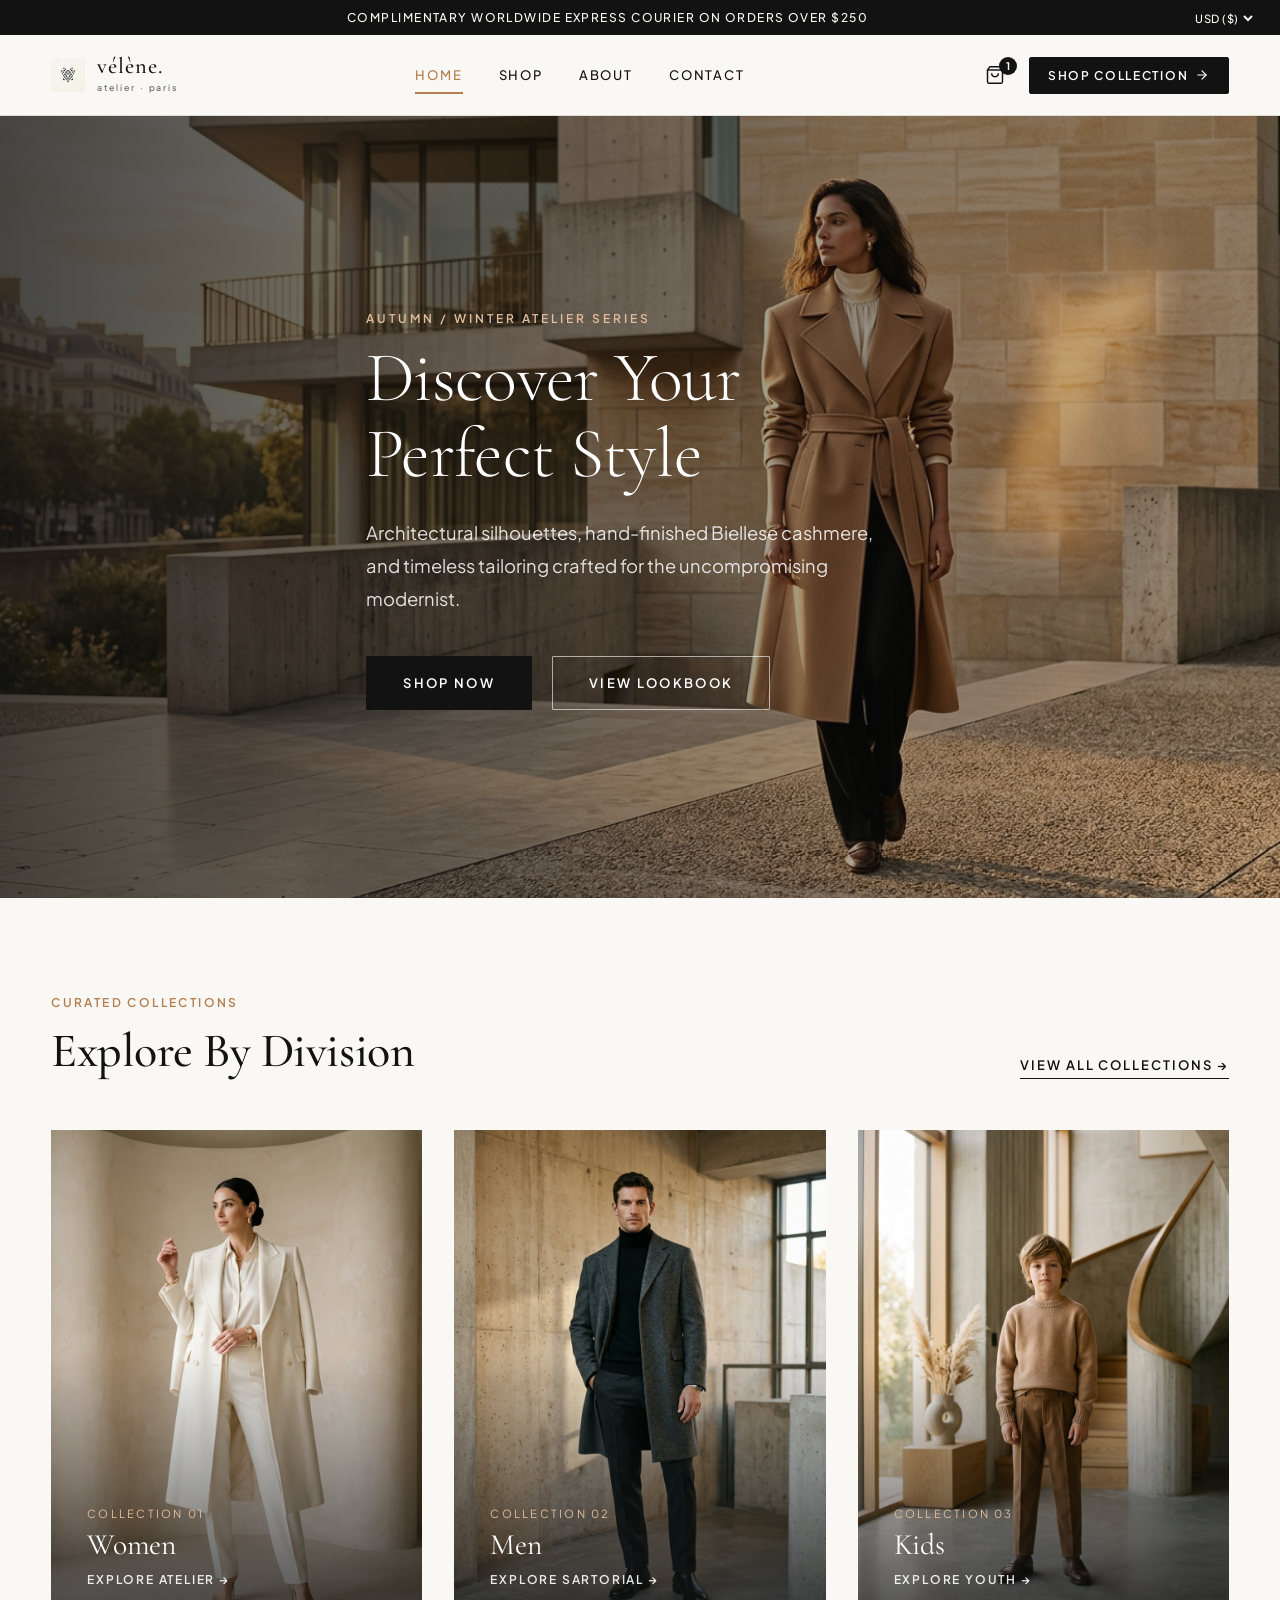
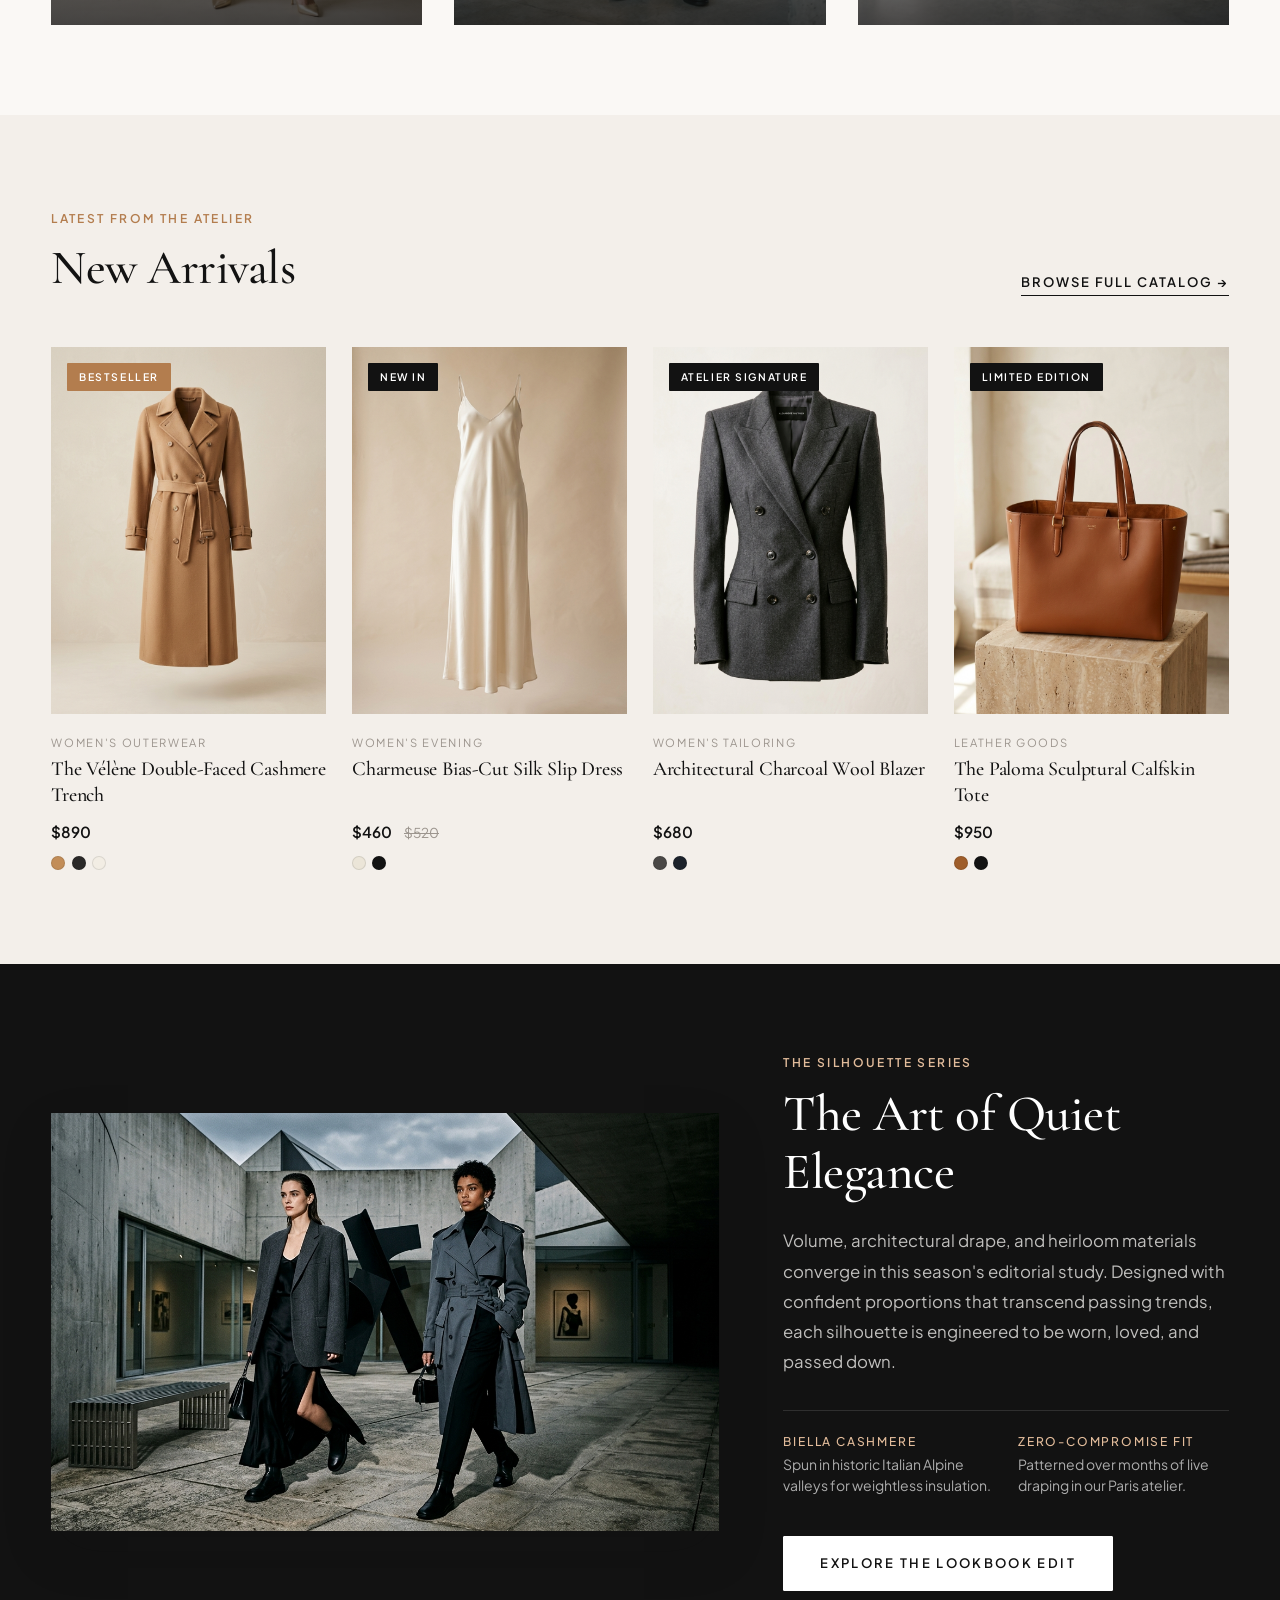
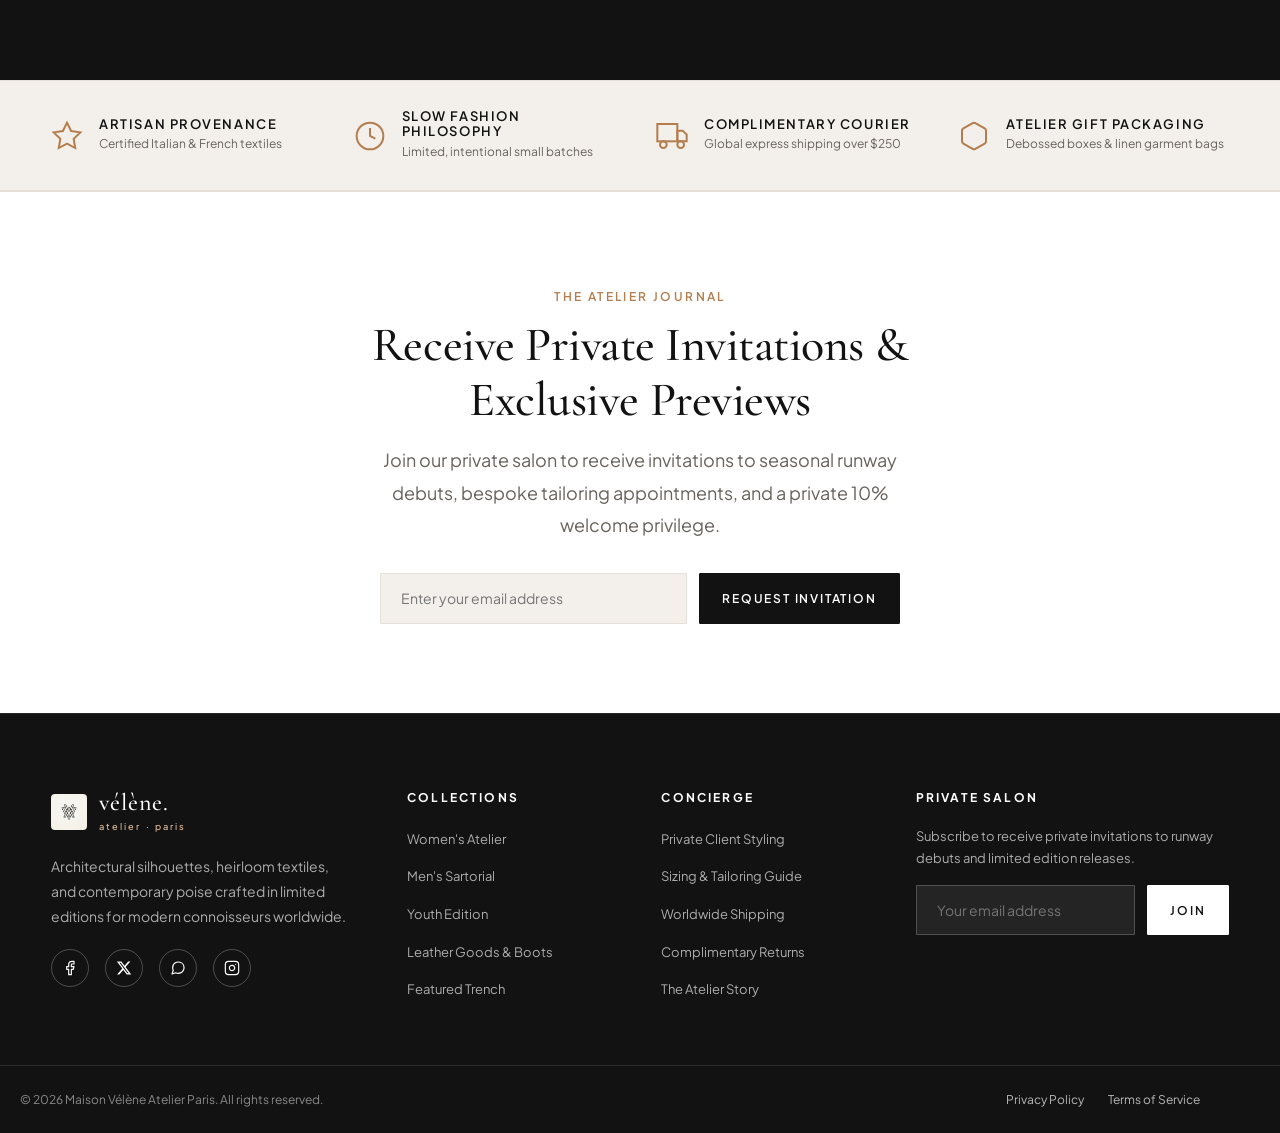
<file: index.html>
<!DOCTYPE html>
<html lang="en">
<head>
  <meta charset="UTF-8">
  <meta name="viewport" content="width=device-width, initial-scale=1.0">
  <title>vélène. — Haute Prêt-à-Porter &amp; Modern Essentials</title>
  <meta name="description" content="Discover architectural silhouettes, Italian cashmere tailoring, and quiet luxury essentials from Maison Vélène. Paris &amp; New York.">
  <meta name="keywords" content="luxury fashion, cashmere coat, designer tailoring, quiet luxury, slow fashion, Maison Velene">
  <meta property="og:title" content="MAISON VÉLÈNE — Modern Fashion Atelier">
  <meta property="og:description" content="Discover architectural silhouettes, Italian cashmere tailoring, and quiet luxury essentials.">
  <meta property="og:image" content="images/hero_banner.jpg">
  <meta property="og:type" content="website">
  <!-- Favicon / Brand Icon -->
  <link rel="icon" type="image/jpeg" href="images/brand_logo.jpg">
  <link rel="icon" type="image/png" sizes="32x32" href="images/favicon-32.png">
  <link rel="apple-touch-icon" sizes="192x192" href="images/favicon-192.png">
  <link rel="stylesheet" href="css/style.css">
</head>
<body>

  <!-- Editorial Announcement Bar -->
  <aside class="announcement-bar" aria-label="Store Announcement">
    <div></div>
    <div class="announcement-message">
      Complimentary Worldwide Express Courier on Orders Over $250
    </div>
    <div class="announcement-right">
      <label for="currency-selector" class="visually-hidden" style="display:none;">Select Currency</label>
      <select id="currency-selector" class="currency-select" aria-label="Currency Selector">
        <option value="USD">USD ($)</option>
        <option value="EUR">EUR (€)</option>
        <option value="GBP">GBP (£)</option>
      </select>
    </div>
  </aside>

  <!-- Global Header Navigation -->
  <header class="site-header">
    <div class="container header-inner">
      <!-- Mobile Hamburger Button -->
      <button type="button" class="mobile-toggle" aria-label="Open Navigation Menu">
        <span></span>
        <span></span>
        <span></span>
      </button>

      <!-- Brand Logo / Wordmark -->
      <a href="index.html" class="brand-logo" aria-label="vélène. Home">
        <img src="images/brand_logo.jpg" alt="vélène. logo" class="brand-logo-mark">
        <div class="brand-text-wrapper">
          <span class="brand-name">vélène.</span>
          <span class="brand-sub">atelier · paris</span>
        </div>
      </a>

      <!-- Desktop Navigation Menu -->
      <nav class="nav-desktop" aria-label="Primary Navigation">
        <a href="index.html" class="nav-link active">Home</a>
        <a href="shop.html" class="nav-link">Shop</a>
        <a href="about.html" class="nav-link">About</a>
        <a href="contact.html" class="nav-link">Contact</a>
      </nav>

      <!-- Action Affordances -->
      <div class="header-actions">
        <button type="button" class="action-btn cart-open-trigger" title="Shopping Bag" aria-label="View Shopping Bag">
          <svg width="20" height="20" viewBox="0 0 24 24" fill="none" stroke="currentColor" stroke-width="1.75">
            <path d="M6 2L3 6v14a2 2 0 0 0 2 2h14a2 2 0 0 0 2-2V6l-3-4z"/>
            <line x1="3" y1="6" x2="21" y2="6"/>
            <path d="M16 10a4 4 0 0 1-8 0"/>
          </svg>
          <span class="badge-count cart-badge-count">1</span>
        </button>
        <a href="shop.html" class="nav-cta-btn" aria-label="Shop Collection">
          <span>Shop Collection</span>
          <svg width="14" height="14" viewBox="0 0 24 24" fill="none" stroke="currentColor" stroke-width="2" stroke-linecap="round" stroke-linejoin="round"><path d="M5 12h14"/><path d="m12 5 7 7-7 7"/></svg>
        </a>
      </div>
    </div>
  </header>

  <!-- Mobile Navigation Drawer -->
  <div class="mobile-nav-drawer" role="dialog" aria-modal="true" aria-label="Mobile Navigation">
    <div class="mobile-nav-content">
      <div>
        <div class="mobile-nav-header">
          <div style="display:flex; align-items:center; gap:0.5rem;">
            <img src="images/brand_logo.jpg" alt="vélène. logo" style="width:26px; height:26px; border-radius:3px;">
            <span class="brand-name" style="font-size: 1.3rem; text-transform: lowercase;">vélène.</span>
          </div>
          <button type="button" class="mobile-nav-close" aria-label="Close navigation" style="font-size: 1.5rem; color: var(--color-noir);">&times;</button>
        </div>
        <div class="mobile-links">
          <a href="index.html" class="mobile-link active">Home</a>
          <a href="shop.html" class="mobile-link">Shop</a>
          <a href="about.html" class="mobile-link">About</a>
          <a href="contact.html" class="mobile-link">Contact</a>
          <a href="shop.html" class="nav-cta-btn" style="margin-top: 1rem; width: 100%; justify-content: center;">
            <span>Shop Collection</span>
            <svg width="14" height="14" viewBox="0 0 24 24" fill="none" stroke="currentColor" stroke-width="2" stroke-linecap="round" stroke-linejoin="round"><path d="M5 12h14"/><path d="m12 5 7 7-7 7"/></svg>
          </a>
        </div>
      </div>
      <div style="border-top: 1px solid var(--color-border); padding-top: 1.5rem;">
        <p style="font-size: 0.8rem; color: var(--color-stone); margin-bottom: 0.5rem;">Paris · Rue Saint-Honoré</p>
        <p style="font-size: 0.8rem; color: var(--color-stone);">New York · Madison Avenue</p>
      </div>
    </div>
  </div>

  <!-- Slide-out Cart Drawer -->
  <div class="cart-drawer-overlay" role="dialog" aria-modal="true" aria-label="Shopping Bag">
    <div class="cart-drawer">
      <div class="cart-drawer-header">
        <h3 class="cart-drawer-title">Shopping Bag</h3>
        <button type="button" class="cart-drawer-close" aria-label="Close shopping bag">&times;</button>
      </div>
      <div class="cart-shipping-meter">
        <div class="shipping-meter-text">Add <strong>$0</strong> more for complimentary courier</div>
        <div class="shipping-progress-bar">
          <div class="shipping-progress-fill"></div>
        </div>
      </div>
      <div class="cart-items-container">
        <!-- Rendered dynamically via JavaScript -->
      </div>
      <div class="cart-drawer-footer">
        <div class="cart-subtotal-row">
          <span class="cart-subtotal-label">Subtotal</span>
          <span class="cart-subtotal-val">$890</span>
        </div>
        <div class="cart-tax-notice">Taxes, customs &amp; express shipping calculated at private checkout.</div>
        <button type="button" class="btn btn-primary btn-full btn-checkout-cart">
          Proceed to Private Checkout
        </button>
      </div>
    </div>
  </div>

  <!-- Main Content -->
  <main id="main-content">

    <!-- 1. HERO SECTION -->
    <section class="hero-section" aria-label="Campaign Hero">
      <div class="hero-media-wrapper">
        <img src="images/hero_banner.jpg" alt="Maison Vélène Autumn/Winter campaign model in tailored cashmere coat" class="hero-image" priority>
      </div>
      <div class="hero-overlay"></div>
      <div class="container hero-content">
        <span class="eyebrow hero-eyebrow">Autumn / Winter Atelier Series</span>
        <h1 class="hero-title">Discover Your Perfect Style</h1>
        <p class="hero-subtitle">
          Architectural silhouettes, hand-finished Biellese cashmere, and timeless tailoring crafted for the uncompromising modernist.
        </p>
        <div class="hero-buttons">
          <a href="shop.html" class="btn btn-primary">Shop Now</a>
          <a href="#lookbook" class="btn btn-outline-white">View Lookbook</a>
        </div>
      </div>
    </section>

    <!-- 2. CATEGORIES SECTION -->
    <section class="section" aria-labelledby="categories-heading">
      <div class="container">
        <div class="section-header">
          <div class="section-title-wrap">
            <span class="eyebrow">Curated Collections</span>
            <h2 id="categories-heading">Explore By Division</h2>
          </div>
          <a href="shop.html" class="btn-text">View All Collections &rarr;</a>
        </div>

        <div class="categories-grid">
          <!-- Women -->
          <a href="shop.html?cat=women" class="category-card" aria-label="Shop Women's Atelier Collection">
            <img src="images/category_women.jpg" alt="Model wearing elegant ivory double-breasted coat and tailored trousers" class="category-card-img" loading="lazy">
            <div class="category-card-overlay">
              <span class="category-card-tag">Collection 01</span>
              <h3 class="category-card-title">Women</h3>
              <span class="category-card-link">Explore Atelier &rarr;</span>
            </div>
          </a>

          <!-- Men -->
          <a href="shop.html?cat=men" class="category-card" aria-label="Shop Men's Sartorial Collection">
            <img src="images/category_men.jpg" alt="Gentleman in structured charcoal wool coat and black turtleneck" class="category-card-img" loading="lazy">
            <div class="category-card-overlay">
              <span class="category-card-tag">Collection 02</span>
              <h3 class="category-card-title">Men</h3>
              <span class="category-card-link">Explore Sartorial &rarr;</span>
            </div>
          </a>

          <!-- Kids -->
          <a href="shop.html?cat=kids" class="category-card" aria-label="Shop Youth and Kids Edition">
            <img src="images/category_kids.jpg" alt="Young boy wearing camel cashmere knit sweater and tailored trousers" class="category-card-img" loading="lazy">
            <div class="category-card-overlay">
              <span class="category-card-tag">Collection 03</span>
              <h3 class="category-card-title">Kids</h3>
              <span class="category-card-link">Explore Youth &rarr;</span>
            </div>
          </a>
        </div>
      </div>
    </section>

    <!-- 3. NEW ARRIVALS GRID -->
    <section class="section" style="background-color: var(--color-surface);" aria-labelledby="arrivals-heading">
      <div class="container">
        <div class="section-header">
          <div class="section-title-wrap">
            <span class="eyebrow">Latest From The Atelier</span>
            <h2 id="arrivals-heading">New Arrivals</h2>
          </div>
          <a href="shop.html" class="btn-text">Browse Full Catalog &rarr;</a>
        </div>

        <div class="products-grid">
          <!-- Product 1 (Hero Trench) -->
          <article class="product-card">
            <div class="product-image-box">
              <span class="product-badge product-badge-accent">Bestseller</span>
              <a href="product.html">
                <img src="images/product_coat_front.jpg" alt="The Vélène Double-Faced Cashmere Trench front studio shot" class="product-thumb" loading="lazy">
              </a>
              <div class="product-actions-bar">
                <button type="button" class="product-action-btn" onclick="MaisonVelene.openQuickView('velene-cashmere-trench')">Quick View</button>
                <button type="button" class="product-action-btn" onclick="MaisonVelene.addToCart({ id: 'velene-cashmere-trench', title: 'The Vélène Double-Faced Cashmere Trench', price: 890, image: 'images/product_coat_front.jpg', size: 'M', color: 'Camel' })">Add to Bag</button>
              </div>
            </div>
            <div class="product-meta">
              <span class="product-category-tag">Women's Outerwear</span>
              <h3 class="product-title"><a href="product.html">The Vélène Double-Faced Cashmere Trench</a></h3>
              <div class="product-price-row">
                <span class="product-price">$890</span>
              </div>
              <div class="product-swatches">
                <span class="swatch-circle" style="background-color: #C28D58;" title="Camel"></span>
                <span class="swatch-circle" style="background-color: #2A2928;" title="Charcoal"></span>
                <span class="swatch-circle" style="background-color: #F2EDE4;" title="Ivory"></span>
              </div>
            </div>
          </article>

          <!-- Product 2 (Silk Slip Dress) -->
          <article class="product-card">
            <div class="product-image-box">
              <span class="product-badge">New In</span>
              <a href="shop.html">
                <img src="images/product_silk_dress.jpg" alt="Charmeuse Bias-Cut Silk Slip Dress in champagne" class="product-thumb" loading="lazy">
              </a>
              <div class="product-actions-bar">
                <button type="button" class="product-action-btn" onclick="MaisonVelene.openQuickView('velene-silk-slip-dress')">Quick View</button>
                <button type="button" class="product-action-btn" onclick="MaisonVelene.addToCart({ id: 'velene-silk-slip-dress', title: 'Charmeuse Bias-Cut Silk Slip Dress', price: 460, image: 'images/product_silk_dress.jpg', size: 'S', color: 'Champagne' })">Add to Bag</button>
              </div>
            </div>
            <div class="product-meta">
              <span class="product-category-tag">Women's Evening</span>
              <h3 class="product-title"><a href="shop.html">Charmeuse Bias-Cut Silk Slip Dress</a></h3>
              <div class="product-price-row">
                <span class="product-price">$460</span>
                <span class="product-price-original">$520</span>
              </div>
              <div class="product-swatches">
                <span class="swatch-circle" style="background-color: #EBE5D8;" title="Champagne"></span>
                <span class="swatch-circle" style="background-color: #121212;" title="Noir"></span>
              </div>
            </div>
          </article>

          <!-- Product 3 (Charcoal Wool Blazer) -->
          <article class="product-card">
            <div class="product-image-box">
              <span class="product-badge">Atelier Signature</span>
              <a href="shop.html">
                <img src="images/product_wool_blazer.jpg" alt="Architectural Charcoal Wool Blazer studio shot" class="product-thumb" loading="lazy">
              </a>
              <div class="product-actions-bar">
                <button type="button" class="product-action-btn" onclick="MaisonVelene.openQuickView('velene-wool-blazer')">Quick View</button>
                <button type="button" class="product-action-btn" onclick="MaisonVelene.addToCart({ id: 'velene-wool-blazer', title: 'Architectural Charcoal Wool Blazer', price: 680, image: 'images/product_wool_blazer.jpg', size: 'M', color: 'Heather Charcoal' })">Add to Bag</button>
              </div>
            </div>
            <div class="product-meta">
              <span class="product-category-tag">Women's Tailoring</span>
              <h3 class="product-title"><a href="shop.html">Architectural Charcoal Wool Blazer</a></h3>
              <div class="product-price-row">
                <span class="product-price">$680</span>
              </div>
              <div class="product-swatches">
                <span class="swatch-circle" style="background-color: #4A4846;" title="Charcoal"></span>
                <span class="swatch-circle" style="background-color: #1C222B;" title="Midnight"></span>
              </div>
            </div>
          </article>

          <!-- Product 4 (Paloma Leather Tote) -->
          <article class="product-card">
            <div class="product-image-box">
              <span class="product-badge">Limited Edition</span>
              <a href="shop.html">
                <img src="images/product_leather_bag.jpg" alt="The Paloma Sculptural Calfskin Tote in cognac tan" class="product-thumb" loading="lazy">
              </a>
              <div class="product-actions-bar">
                <button type="button" class="product-action-btn" onclick="MaisonVelene.openQuickView('velene-leather-bag')">Quick View</button>
                <button type="button" class="product-action-btn" onclick="MaisonVelene.addToCart({ id: 'velene-leather-bag', title: 'The Paloma Sculptural Calfskin Tote', price: 950, image: 'images/product_leather_bag.jpg', size: 'One Size', color: 'Cognac Tan' })">Add to Bag</button>
              </div>
            </div>
            <div class="product-meta">
              <span class="product-category-tag">Leather Goods</span>
              <h3 class="product-title"><a href="shop.html">The Paloma Sculptural Calfskin Tote</a></h3>
              <div class="product-price-row">
                <span class="product-price">$950</span>
              </div>
              <div class="product-swatches">
                <span class="swatch-circle" style="background-color: #9E5D2A;" title="Cognac"></span>
                <span class="swatch-circle" style="background-color: #121212;" title="Noir"></span>
              </div>
            </div>
          </article>
        </div>
      </div>
    </section>

    <!-- 4. TRENDING COLLECTION / LOOKBOOK -->
    <section id="lookbook" class="section lookbook-section" aria-labelledby="lookbook-heading">
      <div class="container">
        <div class="lookbook-grid">
          <div class="lookbook-image-wrap">
            <img src="images/lookbook_trending.jpg" alt="Editorial lookbook models wearing layered tailoring in modern architectural courtyard" class="lookbook-image" loading="lazy">
          </div>
          <div class="lookbook-content">
            <span class="eyebrow" style="color: #E2BC9B;">The Silhouette Series</span>
            <h2 id="lookbook-heading" class="lookbook-title">The Art of Quiet Elegance</h2>
            <p class="lookbook-text">
              Volume, architectural drape, and heirloom materials converge in this season's editorial study. Designed with confident proportions that transcend passing trends, each silhouette is engineered to be worn, loved, and passed down.
            </p>
            <div class="lookbook-features">
              <div class="lookbook-feat-item">
                <h5>Biella Cashmere</h5>
                <p>Spun in historic Italian Alpine valleys for weightless insulation.</p>
              </div>
              <div class="lookbook-feat-item">
                <h5>Zero-Compromise Fit</h5>
                <p>Patterned over months of live draping in our Paris atelier.</p>
              </div>
            </div>
            <div>
              <a href="shop.html" class="btn btn-primary" style="background-color: #FFFFFF; color: var(--color-noir); border-color: #FFFFFF;">
                Explore The Lookbook Edit
              </a>
            </div>
          </div>
        </div>
      </div>
    </section>

    <!-- BRAND PILLARS TICKER -->
    <section class="ticker-section" aria-label="Brand Pillars">
      <div class="container">
        <div class="ticker-grid">
          <div class="ticker-item">
            <svg class="ticker-icon" viewBox="0 0 24 24" fill="none" stroke="currentColor" stroke-width="1.5">
              <polygon points="12 2 15.09 8.26 22 9.27 17 14.14 18.18 21.02 12 17.77 5.82 21.02 7 14.14 2 9.27 8.91 8.26 12 2"/>
            </svg>
            <div class="ticker-text">
              <h5>Artisan Provenance</h5>
              <p>Certified Italian &amp; French textiles</p>
            </div>
          </div>
          <div class="ticker-item">
            <svg class="ticker-icon" viewBox="0 0 24 24" fill="none" stroke="currentColor" stroke-width="1.5">
              <circle cx="12" cy="12" r="10"/>
              <polyline points="12 6 12 12 16 14"/>
            </svg>
            <div class="ticker-text">
              <h5>Slow Fashion Philosophy</h5>
              <p>Limited, intentional small batches</p>
            </div>
          </div>
          <div class="ticker-item">
            <svg class="ticker-icon" viewBox="0 0 24 24" fill="none" stroke="currentColor" stroke-width="1.5">
              <rect x="1" y="3" width="15" height="13"/>
              <polygon points="16 8 20 8 23 11 23 16 16 16 16 8"/>
              <circle cx="5.5" cy="18.5" r="2.5"/>
              <circle cx="18.5" cy="18.5" r="2.5"/>
            </svg>
            <div class="ticker-text">
              <h5>Complimentary Courier</h5>
              <p>Global express shipping over $250</p>
            </div>
          </div>
          <div class="ticker-item">
            <svg class="ticker-icon" viewBox="0 0 24 24" fill="none" stroke="currentColor" stroke-width="1.5">
              <path d="M21 16V8a2 2 0 0 0-1-1.73l-7-4a2 2 0 0 0-2 0l-7 4A2 2 0 0 0 3 8v8a2 2 0 0 0 1 1.73l7 4a2 2 0 0 0 2 0l7-4A2 2 0 0 0 21 16z"/>
            </svg>
            <div class="ticker-text">
              <h5>Atelier Gift Packaging</h5>
              <p>Debossed boxes &amp; linen garment bags</p>
            </div>
          </div>
        </div>
      </div>
    </section>

    <!-- 5. NEWSLETTER / VIP CTA SECTION -->
    <section class="section newsletter-section" aria-labelledby="newsletter-heading">
      <div class="container newsletter-box">
        <span class="eyebrow">The Atelier Journal</span>
        <h2 id="newsletter-heading" class="newsletter-title">Receive Private Invitations &amp; Exclusive Previews</h2>
        <p class="lead">
          Join our private salon to receive invitations to seasonal runway debuts, bespoke tailoring appointments, and a private 10% welcome privilege.
        </p>
        <form class="newsletter-form" action="#" method="POST" novalidate>
          <label for="newsletter-email-home" class="visually-hidden" style="display:none;">Email address</label>
          <input type="email" id="newsletter-email-home" class="newsletter-input" placeholder="Enter your email address" required>
          <button type="submit" class="btn btn-primary btn-sm">Request Invitation</button>
        </form>
      </div>
    </section>

  </main>

  <!-- Global Footer -->
  <footer class="site-footer">
    <div class="container footer-top">
      <div class="footer-grid">
        <div class="footer-brand">
          <a href="index.html" class="brand-logo" aria-label="vélène. Home">
            <img src="images/brand_logo.jpg" alt="vélène. logo" class="brand-logo-mark">
            <div class="brand-text-wrapper">
              <span class="brand-name">vélène.</span>
              <span class="brand-sub">atelier · paris</span>
            </div>
          </a>
          <p>
            Architectural silhouettes, heirloom textiles, and contemporary poise crafted in limited editions for modern connoisseurs worldwide.
          </p>
          <div class="footer-social-row">
            <a href="https://facebook.com" class="social-icon-link" aria-label="Facebook" target="_blank" rel="noopener">
              <svg width="16" height="16" viewBox="0 0 24 24" fill="none" stroke="currentColor" stroke-width="1.75" stroke-linecap="round" stroke-linejoin="round">
                <path d="M18 2h-3a5 5 0 0 0-5 5v3H7v4h3v8h4v-8h3l1-4h-4V7a1 1 0 0 1 1-1h3z"/>
              </svg>
            </a>
            <a href="https://x.com" class="social-icon-link" aria-label="X (Twitter)" target="_blank" rel="noopener">
              <svg width="15" height="15" viewBox="0 0 24 24" fill="currentColor">
                <path d="M18.244 2.25h3.308l-7.227 8.26 8.502 11.24H16.17l-5.214-6.817L4.99 21.75H1.68l7.73-8.835L1.254 2.25H8.08l4.713 6.231zm-1.161 17.52h1.833L7.084 4.126H5.117z"/>
              </svg>
            </a>
            <a href="https://whatsapp.com" class="social-icon-link" aria-label="WhatsApp" target="_blank" rel="noopener">
              <svg width="16" height="16" viewBox="0 0 24 24" fill="none" stroke="currentColor" stroke-width="1.75" stroke-linecap="round" stroke-linejoin="round">
                <path d="M21 11.5a8.38 8.38 0 0 1-.9 3.8 8.5 8.5 0 0 1-7.6 4.7 8.38 8.38 0 0 1-3.8-.9L3 21l1.9-5.7a8.38 8.38 0 0 1-.9-3.8 8.5 8.5 0 0 1 4.7-7.6 8.38 8.38 0 0 1 3.8-.9h.5a8.48 8.48 0 0 1 8 8v.5z"/>
              </svg>
            </a>
            <a href="https://instagram.com" class="social-icon-link" aria-label="Instagram" target="_blank" rel="noopener">
              <svg width="16" height="16" viewBox="0 0 24 24" fill="none" stroke="currentColor" stroke-width="1.75" stroke-linecap="round" stroke-linejoin="round">
                <rect x="2" y="2" width="20" height="20" rx="5" ry="5"/>
                <path d="M16 11.37A4 4 0 1 1 12.63 8 4 4 0 0 1 16 11.37z"/>
                <line x1="17.5" y1="6.5" x2="17.51" y2="6.5"/>
              </svg>
            </a>
          </div>
        </div>

        <div class="footer-col">
          <h5>Collections</h5>
          <ul class="footer-links">
            <li><a href="shop.html?cat=women">Women's Atelier</a></li>
            <li><a href="shop.html?cat=men">Men's Sartorial</a></li>
            <li><a href="shop.html?cat=kids">Youth Edition</a></li>
            <li><a href="shop.html?cat=accessories">Leather Goods &amp; Boots</a></li>
            <li><a href="product.html">Featured Trench</a></li>
          </ul>
        </div>

        <div class="footer-col">
          <h5>Concierge</h5>
          <ul class="footer-links">
            <li><a href="contact.html">Private Client Styling</a></li>
            <li><a href="contact.html#faq">Sizing &amp; Tailoring Guide</a></li>
            <li><a href="contact.html#shipping">Worldwide Shipping</a></li>
            <li><a href="contact.html#returns">Complimentary Returns</a></li>
            <li><a href="about.html">The Atelier Story</a></li>
          </ul>
        </div>

        <div class="footer-col">
          <h5>Private Salon</h5>
          <p style="font-size: 0.8125rem; color: rgba(255,255,255,0.65); margin-bottom: 1rem;">
            Subscribe to receive private invitations to runway debuts and limited edition releases.
          </p>
          <form class="newsletter-form" action="#" method="POST" novalidate style="margin-top:0;">
            <input type="email" class="newsletter-input" style="background: rgba(255,255,255,0.08); border-color: rgba(255,255,255,0.2); color:#FFF;" placeholder="Your email address" required>
            <button type="submit" class="btn btn-primary btn-sm" style="background-color: #FFFFFF; color: var(--color-noir); border-color: #FFF;">Join</button>
          </form>
        </div>
      </div>
    </div>

    <div class="container footer-bottom">
      <div>&copy; 2026 Maison Vélène Atelier Paris. All rights reserved.</div>
      <div style="display: flex; gap: 1.5rem;">
        <a href="privacy.html">Privacy Policy</a>
        <a href="privacy.html#terms">Terms of Service</a>
      </div>
    </div>
  </footer>

  <script src="js/main.js"></script>
</body>
</html>
</file>
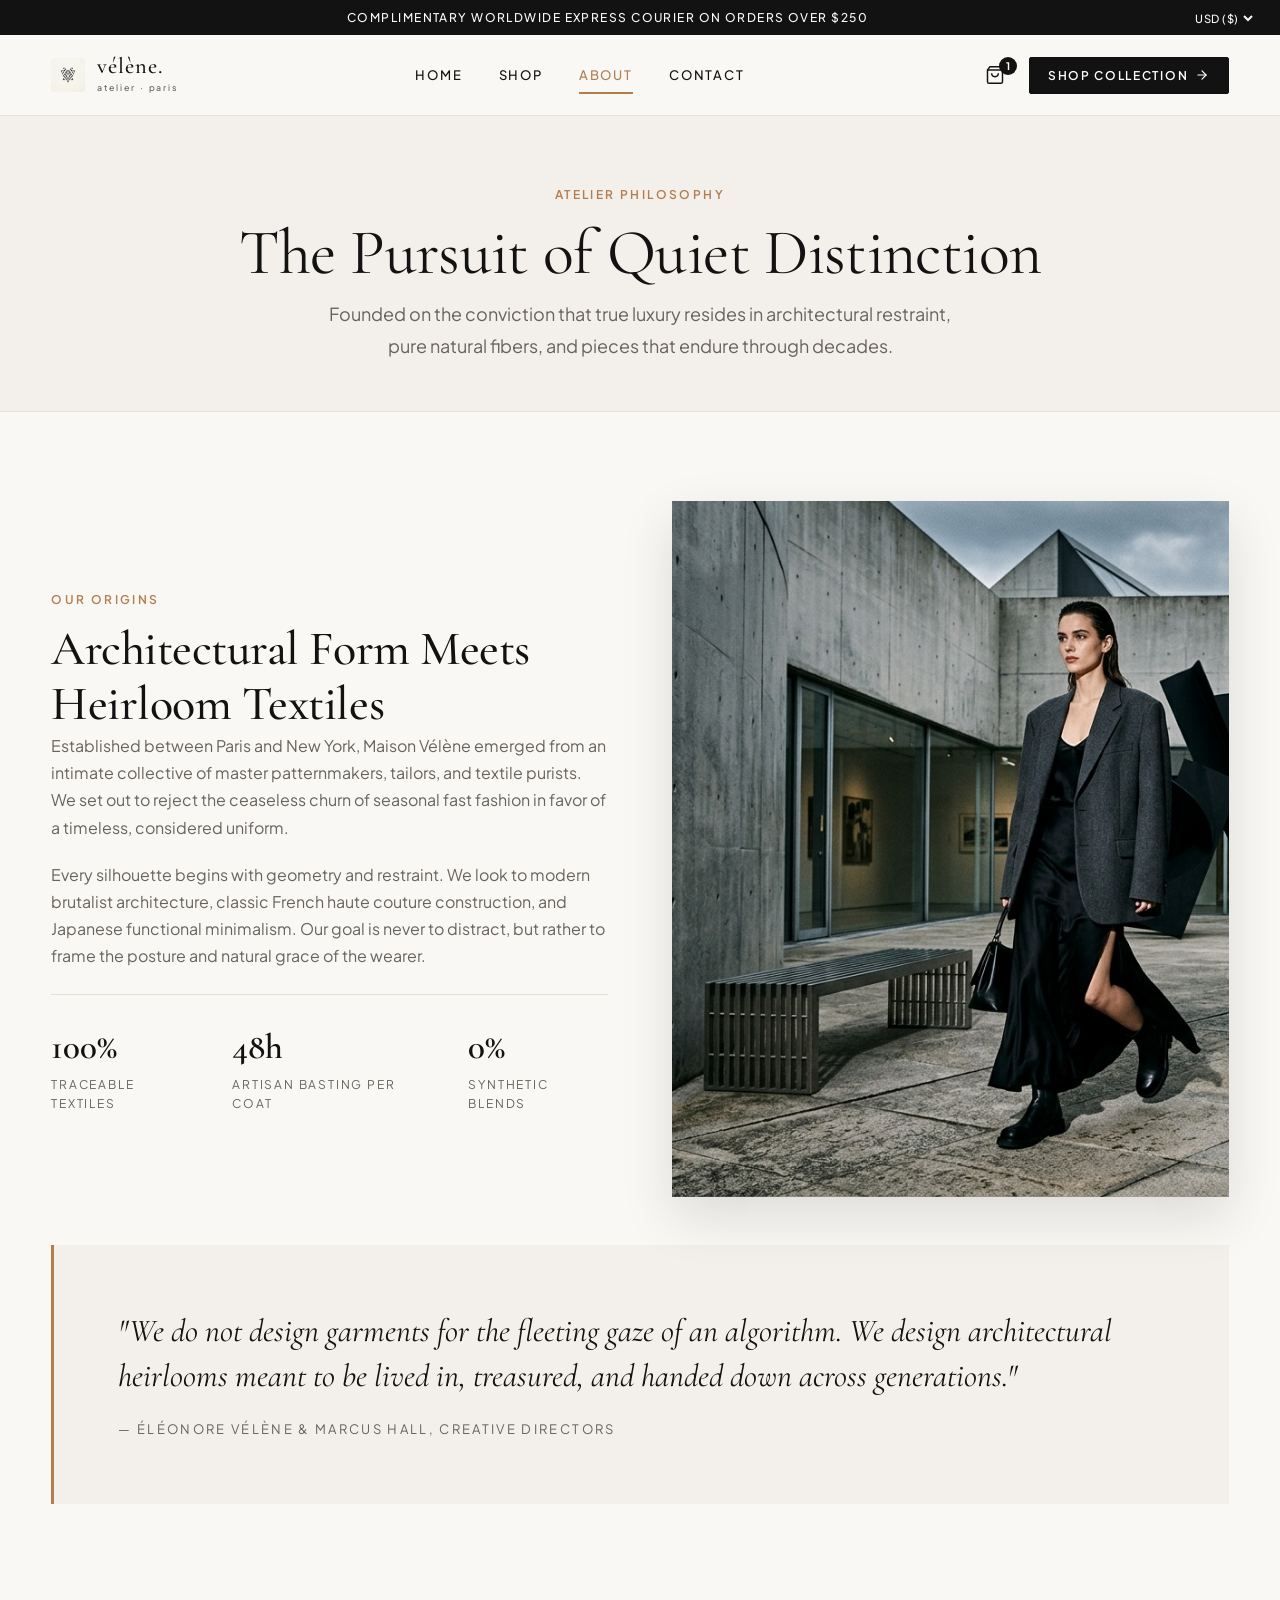
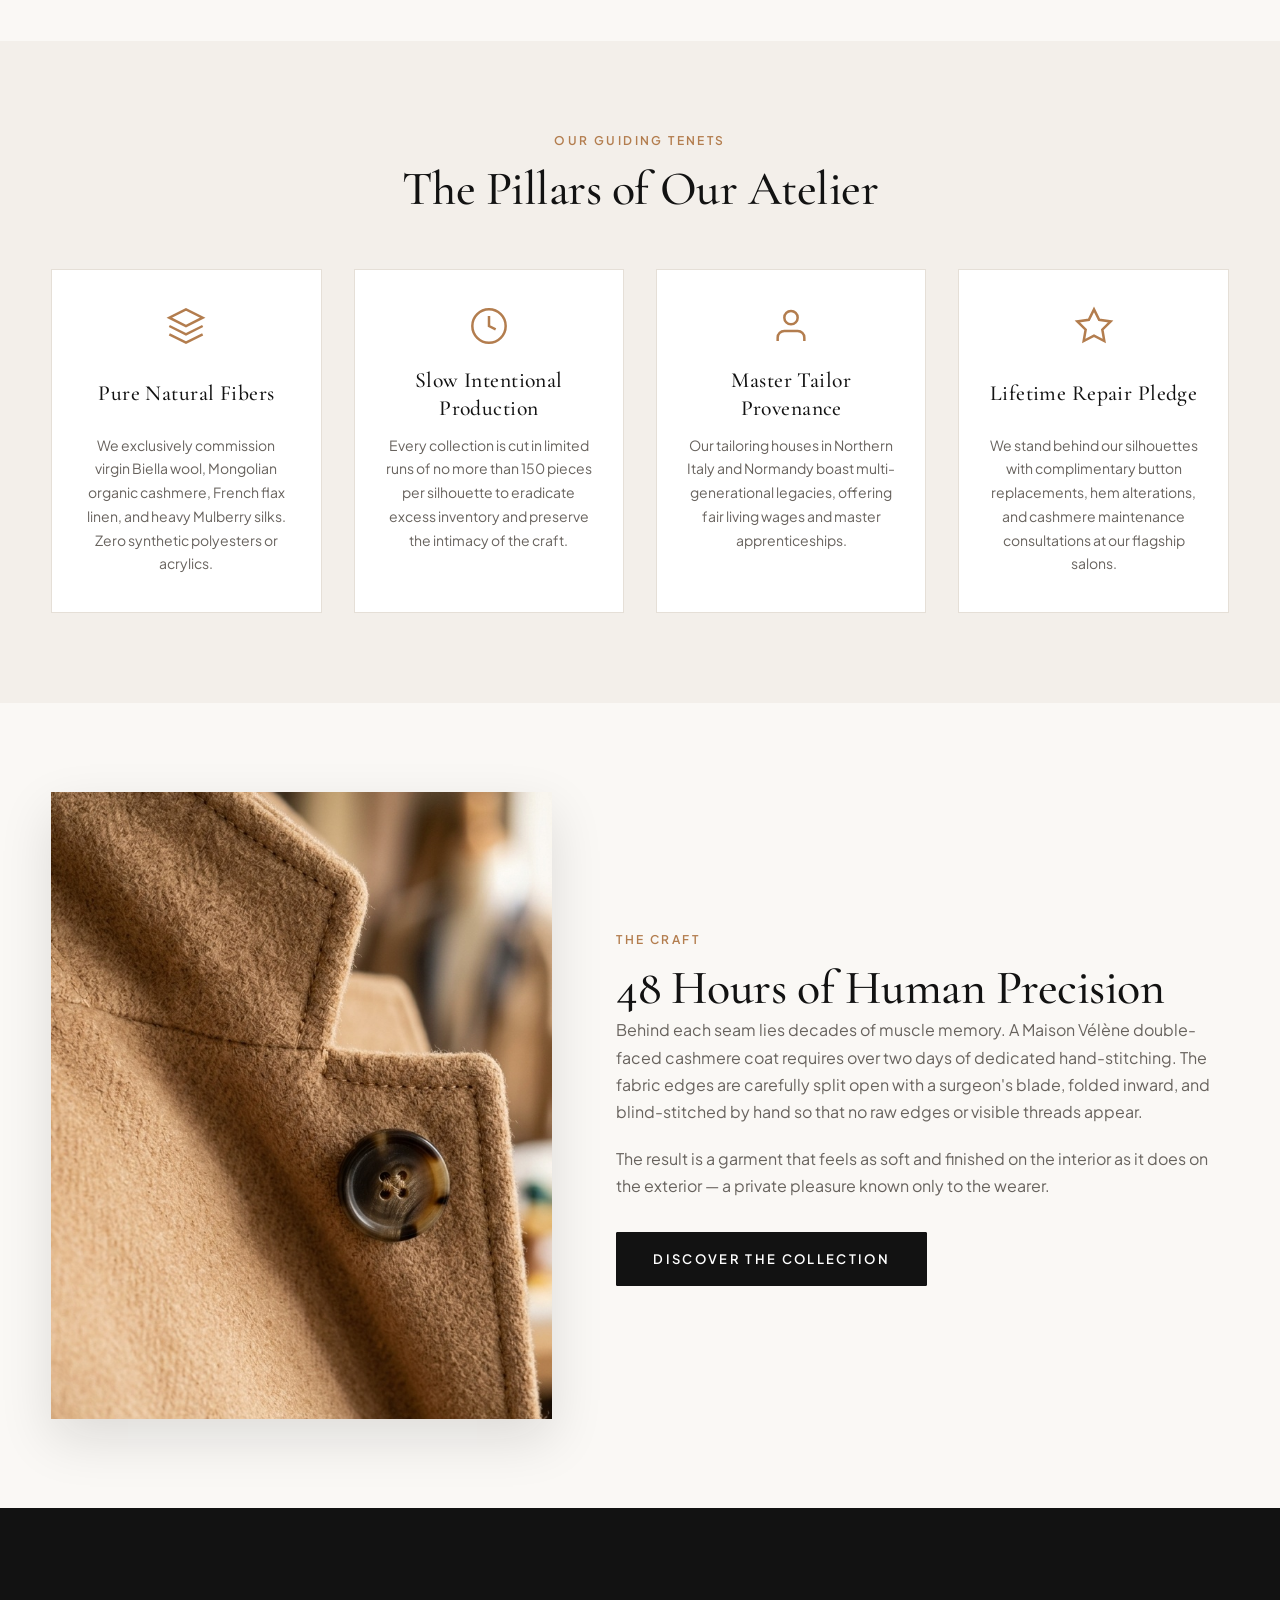
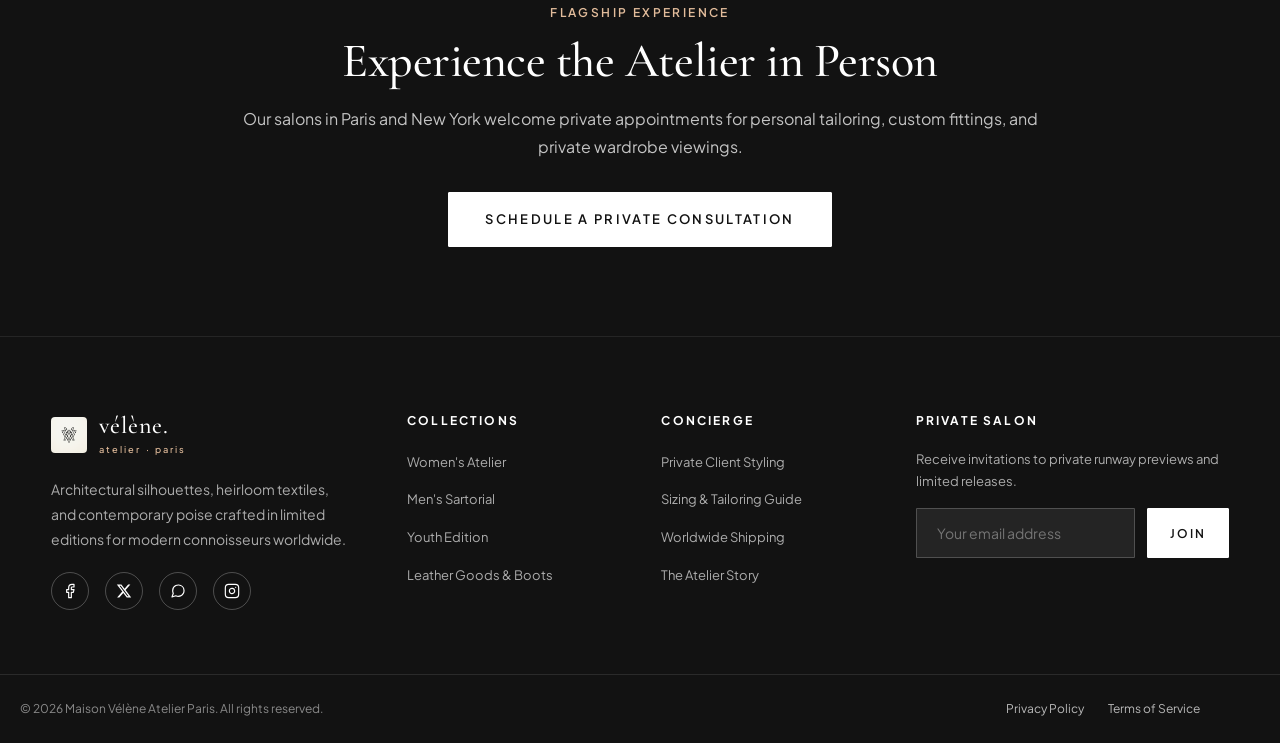
<file: about.html>
<!DOCTYPE html>
<html lang="en">
<head>
  <meta charset="UTF-8">
  <meta name="viewport" content="width=device-width, initial-scale=1.0">
  <title>The Atelier &amp; Heritage — vélène.</title>
  <meta name="description" content="Discover the origins, philosophy of quiet luxury, and master artisan craftsmanship defining Maison Vélène Paris.">
  <meta name="keywords" content="fashion brand story, atelier Paris, slow fashion, sustainable luxury, artisan tailoring">
  <meta property="og:title" content="The Atelier &amp; Heritage — MAISON VÉLÈNE">
  <meta property="og:description" content="Discover the origins, philosophy of quiet luxury, and master artisan craftsmanship defining Maison Vélène Paris.">
  <meta property="og:image" content="images/about_atelier.jpg">
  <!-- Favicon / Brand Icon -->
  <link rel="icon" type="image/jpeg" href="images/brand_logo.jpg">
  <link rel="icon" type="image/png" sizes="32x32" href="images/favicon-32.png">
  <link rel="apple-touch-icon" sizes="192x192" href="images/favicon-192.png">
  <link rel="stylesheet" href="css/style.css">
</head>
<body>

  <!-- Editorial Announcement Bar -->
  <aside class="announcement-bar" aria-label="Store Announcement">
    <div></div>
    <div class="announcement-message">
      Complimentary Worldwide Express Courier on Orders Over $250
    </div>
    <div class="announcement-right">
      <select id="currency-selector" class="currency-select" aria-label="Currency Selector">
        <option value="USD">USD ($)</option>
        <option value="EUR">EUR (€)</option>
        <option value="GBP">GBP (£)</option>
      </select>
    </div>
  </aside>

  <!-- Global Header Navigation -->
  <header class="site-header">
    <div class="container header-inner">
      <button type="button" class="mobile-toggle" aria-label="Open Navigation Menu">
        <span></span>
        <span></span>
        <span></span>
      </button>

      <a href="index.html" class="brand-logo" aria-label="vélène. Home">
        <img src="images/brand_logo.jpg" alt="vélène. logo" class="brand-logo-mark">
        <div class="brand-text-wrapper">
          <span class="brand-name">vélène.</span>
          <span class="brand-sub">atelier · paris</span>
        </div>
      </a>

      <nav class="nav-desktop" aria-label="Primary Navigation">
        <a href="index.html" class="nav-link">Home</a>
        <a href="shop.html" class="nav-link">Shop</a>
        <a href="about.html" class="nav-link active">About</a>
        <a href="contact.html" class="nav-link">Contact</a>
      </nav>

      <div class="header-actions">
        <button type="button" class="action-btn cart-open-trigger" title="Shopping Bag" aria-label="View Shopping Bag">
          <svg width="20" height="20" viewBox="0 0 24 24" fill="none" stroke="currentColor" stroke-width="1.75">
            <path d="M6 2L3 6v14a2 2 0 0 0 2 2h14a2 2 0 0 0 2-2V6l-3-4z"/>
            <line x1="3" y1="6" x2="21" y2="6"/>
            <path d="M16 10a4 4 0 0 1-8 0"/>
          </svg>
          <span class="badge-count cart-badge-count">1</span>
        </button>
        <a href="shop.html" class="nav-cta-btn" aria-label="Shop Collection">
          <span>Shop Collection</span>
          <svg width="14" height="14" viewBox="0 0 24 24" fill="none" stroke="currentColor" stroke-width="2" stroke-linecap="round" stroke-linejoin="round"><path d="M5 12h14"/><path d="m12 5 7 7-7 7"/></svg>
        </a>
      </div>
    </div>
  </header>

  <!-- Mobile Navigation Drawer -->
  <div class="mobile-nav-drawer" role="dialog" aria-modal="true" aria-label="Mobile Navigation">
    <div class="mobile-nav-content">
      <div>
        <div class="mobile-nav-header">
          <div style="display:flex; align-items:center; gap:0.5rem;">
            <img src="images/brand_logo.jpg" alt="vélène. logo" style="width:26px; height:26px; border-radius:3px;">
            <span class="brand-name" style="font-size: 1.3rem; text-transform: lowercase;">vélène.</span>
          </div>
          <button type="button" class="mobile-nav-close" aria-label="Close navigation" style="font-size: 1.5rem; color: var(--color-noir);">&times;</button>
        </div>
        <div class="mobile-links">
          <a href="index.html" class="mobile-link">Home</a>
          <a href="shop.html" class="mobile-link">Shop</a>
          <a href="about.html" class="mobile-link active">About</a>
          <a href="contact.html" class="mobile-link">Contact</a>
          <a href="shop.html" class="nav-cta-btn" style="margin-top: 1rem; width: 100%; justify-content: center;">
            <span>Shop Collection</span>
            <svg width="14" height="14" viewBox="0 0 24 24" fill="none" stroke="currentColor" stroke-width="2" stroke-linecap="round" stroke-linejoin="round"><path d="M5 12h14"/><path d="m12 5 7 7-7 7"/></svg>
          </a>
        </div>
      </div>
      <div style="border-top: 1px solid var(--color-border); padding-top: 1.5rem;">
        <p style="font-size: 0.8rem; color: var(--color-stone); margin-bottom: 0.5rem;">Paris · Rue Saint-Honoré</p>
        <p style="font-size: 0.8rem; color: var(--color-stone);">New York · Madison Avenue</p>
      </div>
    </div>
  </div>

  <!-- Slide-out Cart Drawer -->
  <div class="cart-drawer-overlay" role="dialog" aria-modal="true" aria-label="Shopping Bag">
    <div class="cart-drawer">
      <div class="cart-drawer-header">
        <h3 class="cart-drawer-title">Shopping Bag</h3>
        <button type="button" class="cart-drawer-close" aria-label="Close shopping bag">&times;</button>
      </div>
      <div class="cart-shipping-meter">
        <div class="shipping-meter-text">Add <strong>$0</strong> more for complimentary courier</div>
        <div class="shipping-progress-bar">
          <div class="shipping-progress-fill"></div>
        </div>
      </div>
      <div class="cart-items-container"></div>
      <div class="cart-drawer-footer">
        <div class="cart-subtotal-row">
          <span class="cart-subtotal-label">Subtotal</span>
          <span class="cart-subtotal-val">$890</span>
        </div>
        <div class="cart-tax-notice">Taxes, customs &amp; express shipping calculated at private checkout.</div>
        <button type="button" class="btn btn-primary btn-full btn-checkout-cart">
          Proceed to Private Checkout
        </button>
      </div>
    </div>
  </div>

  <main id="main-content">
    <!-- Page Header -->
    <section class="page-hero">
      <div class="container">
        <span class="eyebrow">Atelier Philosophy</span>
        <h1>The Pursuit of Quiet Distinction</h1>
        <p class="lead" style="max-width: 650px; margin: 0.5rem auto 0;">
          Founded on the conviction that true luxury resides in architectural restraint, pure natural fibers, and pieces that endure through decades.
        </p>
      </div>
    </section>

    <!-- Brand Story 2-Column Grid -->
    <section class="section">
      <div class="container">
        <div class="about-hero-grid">
          <div>
            <span class="eyebrow">Our Origins</span>
            <h2>Architectural Form Meets Heirloom Textiles</h2>
            <p style="margin-bottom: 1.25rem;">
              Established between Paris and New York, Maison Vélène emerged from an intimate collective of master patternmakers, tailors, and textile purists. We set out to reject the ceaseless churn of seasonal fast fashion in favor of a timeless, considered uniform.
            </p>
            <p style="margin-bottom: 1.5rem;">
              Every silhouette begins with geometry and restraint. We look to modern brutalist architecture, classic French haute couture construction, and Japanese functional minimalism. Our goal is never to distract, but rather to frame the posture and natural grace of the wearer.
            </p>
            <div style="display: flex; gap: 2rem; border-top: 1px solid var(--color-border); padding-top: 1.5rem;">
              <div>
                <div style="font-family: var(--font-serif); font-size: 2.2rem; font-weight: 600; color: var(--color-noir);">100%</div>
                <div style="font-size: 0.75rem; text-transform: uppercase; letter-spacing: 0.15em; color: var(--color-stone);">Traceable Textiles</div>
              </div>
              <div>
                <div style="font-family: var(--font-serif); font-size: 2.2rem; font-weight: 600; color: var(--color-noir);">48h</div>
                <div style="font-size: 0.75rem; text-transform: uppercase; letter-spacing: 0.15em; color: var(--color-stone);">Artisan Basting per Coat</div>
              </div>
              <div>
                <div style="font-family: var(--font-serif); font-size: 2.2rem; font-weight: 600; color: var(--color-noir);">0%</div>
                <div style="font-size: 0.75rem; text-transform: uppercase; letter-spacing: 0.15em; color: var(--color-stone);">Synthetic Blends</div>
              </div>
            </div>
          </div>
          <div style="aspect-ratio: 4/5; overflow: hidden; box-shadow: var(--shadow-lg);">
            <img src="images/about_atelier.jpg" alt="Maison Vélène Paris Design Atelier Studio and architectural backdrop" style="width: 100%; height: 100%; object-fit: cover;">
          </div>
        </div>

        <!-- Pull Quote Block -->
        <div class="about-quote-box">
          <blockquote class="about-quote">
            "We do not design garments for the fleeting gaze of an algorithm. We design architectural heirlooms meant to be lived in, treasured, and handed down across generations."
          </blockquote>
          <div class="about-author">— Éléonore Vélène &amp; Marcus Hall, Creative Directors</div>
        </div>
      </div>
    </section>

    <!-- Core Values Section -->
    <section class="section" style="background-color: var(--color-surface);" aria-labelledby="values-heading">
      <div class="container">
        <div class="section-header" style="justify-content: center; text-align: center;">
          <div class="section-title-wrap" style="text-align: center; margin: 0 auto;">
            <span class="eyebrow" style="text-align: center; display: block;">Our Guiding Tenets</span>
            <h2 id="values-heading" style="text-align: center;">The Pillars of Our Atelier</h2>
          </div>
        </div>

        <div class="values-grid">
          <!-- Value 1 -->
          <div class="value-card">
            <svg class="value-card-icon" viewBox="0 0 24 24" fill="none" stroke="currentColor" stroke-width="1.5">
              <path d="M12 2L2 7l10 5 10-5-10-5z"/>
              <path d="M2 17l10 5 10-5"/>
              <path d="M2 12l10 5 10-5"/>
            </svg>
            <h4>Pure Natural Fibers</h4>
            <p>
              We exclusively commission virgin Biella wool, Mongolian organic cashmere, French flax linen, and heavy Mulberry silks. Zero synthetic polyesters or acrylics.
            </p>
          </div>

          <!-- Value 2 -->
          <div class="value-card">
            <svg class="value-card-icon" viewBox="0 0 24 24" fill="none" stroke="currentColor" stroke-width="1.5">
              <circle cx="12" cy="12" r="10"/>
              <path d="M12 6v6l4 2"/>
            </svg>
            <h4>Slow Intentional Production</h4>
            <p>
              Every collection is cut in limited runs of no more than 150 pieces per silhouette to eradicate excess inventory and preserve the intimacy of the craft.
            </p>
          </div>

          <!-- Value 3 -->
          <div class="value-card">
            <svg class="value-card-icon" viewBox="0 0 24 24" fill="none" stroke="currentColor" stroke-width="1.5">
              <path d="M20 21v-2a4 4 0 0 0-4-4H8a4 4 0 0 0-4 4v2"/>
              <circle cx="12" cy="7" r="4"/>
            </svg>
            <h4>Master Tailor Provenance</h4>
            <p>
              Our tailoring houses in Northern Italy and Normandy boast multi-generational legacies, offering fair living wages and master apprenticeships.
            </p>
          </div>

          <!-- Value 4 -->
          <div class="value-card">
            <svg class="value-card-icon" viewBox="0 0 24 24" fill="none" stroke="currentColor" stroke-width="1.5">
              <polygon points="12 2 15.09 8.26 22 9.27 17 14.14 18.18 21.02 12 17.77 5.82 21.02 7 14.14 2 9.27 8.91 8.26 12 2"/>
            </svg>
            <h4>Lifetime Repair Pledge</h4>
            <p>
              We stand behind our silhouettes with complimentary button replacements, hem alterations, and cashmere maintenance consultations at our flagship salons.
            </p>
          </div>
        </div>
      </div>
    </section>

    <!-- Behind The Scenes Section -->
    <section class="section" aria-labelledby="craft-heading">
      <div class="container">
        <div class="about-hero-grid about-craft-grid">
          <div style="aspect-ratio: 4/5; overflow: hidden; box-shadow: var(--shadow-lg);">
            <img src="images/about_craft.jpg" alt="Master artisan hand-stitching cashmere coat collar with needle and thread" style="width: 100%; height: 100%; object-fit: cover;">
          </div>
          <div>
            <span class="eyebrow">The Craft</span>
            <h2 id="craft-heading">48 Hours of Human Precision</h2>
            <p style="margin-bottom: 1.25rem;">
              Behind each seam lies decades of muscle memory. A Maison Vélène double-faced cashmere coat requires over two days of dedicated hand-stitching. The fabric edges are carefully split open with a surgeon's blade, folded inward, and blind-stitched by hand so that no raw edges or visible threads appear.
            </p>
            <p style="margin-bottom: 2rem;">
              The result is a garment that feels as soft and finished on the interior as it does on the exterior — a private pleasure known only to the wearer.
            </p>
            <a href="shop.html" class="btn btn-primary">Discover the Collection</a>
          </div>
        </div>
      </div>
    </section>

    <!-- Visit Flagship CTA -->
    <section class="section" style="background-color: var(--color-noir); color: #FAF8F5; text-align: center;">
      <div class="container container-narrow">
        <span class="eyebrow" style="color: #E2BC9B;">Flagship Experience</span>
        <h2 style="color: #FFFFFF; margin-bottom: 1rem;">Experience the Atelier in Person</h2>
        <p style="color: rgba(255,255,255,0.75); margin-bottom: 2rem;">
          Our salons in Paris and New York welcome private appointments for personal tailoring, custom fittings, and private wardrobe viewings.
        </p>
        <a href="contact.html" class="btn btn-primary" style="background: #FFFFFF; color: var(--color-noir); border-color: #FFFFFF;">
          Schedule A Private Consultation
        </a>
      </div>
    </section>
  </main>

  <!-- Global Footer -->
  <footer class="site-footer">
    <div class="container footer-top">
      <div class="footer-grid">
        <div class="footer-brand">
          <a href="index.html" class="brand-logo" aria-label="vélène. Home">
            <img src="images/brand_logo.jpg" alt="vélène. logo" class="brand-logo-mark">
            <div class="brand-text-wrapper">
              <span class="brand-name">vélène.</span>
              <span class="brand-sub">atelier · paris</span>
            </div>
          </a>
          <p>
            Architectural silhouettes, heirloom textiles, and contemporary poise crafted in limited editions for modern connoisseurs worldwide.
          </p>
          <div class="footer-social-row">
            <a href="https://facebook.com" class="social-icon-link" aria-label="Facebook" target="_blank" rel="noopener">
              <svg width="16" height="16" viewBox="0 0 24 24" fill="none" stroke="currentColor" stroke-width="1.75" stroke-linecap="round" stroke-linejoin="round">
                <path d="M18 2h-3a5 5 0 0 0-5 5v3H7v4h3v8h4v-8h3l1-4h-4V7a1 1 0 0 1 1-1h3z"/>
              </svg>
            </a>
            <a href="https://x.com" class="social-icon-link" aria-label="X (Twitter)" target="_blank" rel="noopener">
              <svg width="15" height="15" viewBox="0 0 24 24" fill="currentColor">
                <path d="M18.244 2.25h3.308l-7.227 8.26 8.502 11.24H16.17l-5.214-6.817L4.99 21.75H1.68l7.73-8.835L1.254 2.25H8.08l4.713 6.231zm-1.161 17.52h1.833L7.084 4.126H5.117z"/>
              </svg>
            </a>
            <a href="https://whatsapp.com" class="social-icon-link" aria-label="WhatsApp" target="_blank" rel="noopener">
              <svg width="16" height="16" viewBox="0 0 24 24" fill="none" stroke="currentColor" stroke-width="1.75" stroke-linecap="round" stroke-linejoin="round">
                <path d="M21 11.5a8.38 8.38 0 0 1-.9 3.8 8.5 8.5 0 0 1-7.6 4.7 8.38 8.38 0 0 1-3.8-.9L3 21l1.9-5.7a8.38 8.38 0 0 1-.9-3.8 8.5 8.5 0 0 1 4.7-7.6 8.38 8.38 0 0 1 3.8-.9h.5a8.48 8.48 0 0 1 8 8v.5z"/>
              </svg>
            </a>
            <a href="https://instagram.com" class="social-icon-link" aria-label="Instagram" target="_blank" rel="noopener">
              <svg width="16" height="16" viewBox="0 0 24 24" fill="none" stroke="currentColor" stroke-width="1.75" stroke-linecap="round" stroke-linejoin="round">
                <rect x="2" y="2" width="20" height="20" rx="5" ry="5"/>
                <path d="M16 11.37A4 4 0 1 1 12.63 8 4 4 0 0 1 16 11.37z"/>
                <line x1="17.5" y1="6.5" x2="17.51" y2="6.5"/>
              </svg>
            </a>
          </div>
        </div>
        <div class="footer-col">
          <h5>Collections</h5>
          <ul class="footer-links">
            <li><a href="shop.html?cat=women">Women's Atelier</a></li>
            <li><a href="shop.html?cat=men">Men's Sartorial</a></li>
            <li><a href="shop.html?cat=kids">Youth Edition</a></li>
            <li><a href="shop.html?cat=accessories">Leather Goods &amp; Boots</a></li>
          </ul>
        </div>
        <div class="footer-col">
          <h5>Concierge</h5>
          <ul class="footer-links">
            <li><a href="contact.html">Private Client Styling</a></li>
            <li><a href="contact.html#faq">Sizing &amp; Tailoring Guide</a></li>
            <li><a href="contact.html#shipping">Worldwide Shipping</a></li>
            <li><a href="about.html">The Atelier Story</a></li>
          </ul>
        </div>
        <div class="footer-col">
          <h5>Private Salon</h5>
          <p style="font-size: 0.8125rem; color: rgba(255,255,255,0.65); margin-bottom: 1rem;">
            Receive invitations to private runway previews and limited releases.
          </p>
          <form class="newsletter-form" action="#" method="POST" novalidate style="margin-top:0;">
            <input type="email" class="newsletter-input" style="background: rgba(255,255,255,0.08); border-color: rgba(255,255,255,0.2); color:#FFF;" placeholder="Your email address" required>
            <button type="submit" class="btn btn-primary btn-sm" style="background-color: #FFFFFF; color: var(--color-noir); border-color: #FFF;">Join</button>
          </form>
        </div>
      </div>
    </div>
    <div class="container footer-bottom">
      <div>&copy; 2026 Maison Vélène Atelier Paris. All rights reserved.</div>
      <div style="display: flex; gap: 1.5rem;">
        <a href="privacy.html">Privacy Policy</a>
        <a href="privacy.html#terms">Terms of Service</a>
      </div>
    </div>
  </footer>

  <script src="js/main.js"></script>
</body>
</html>
</file>
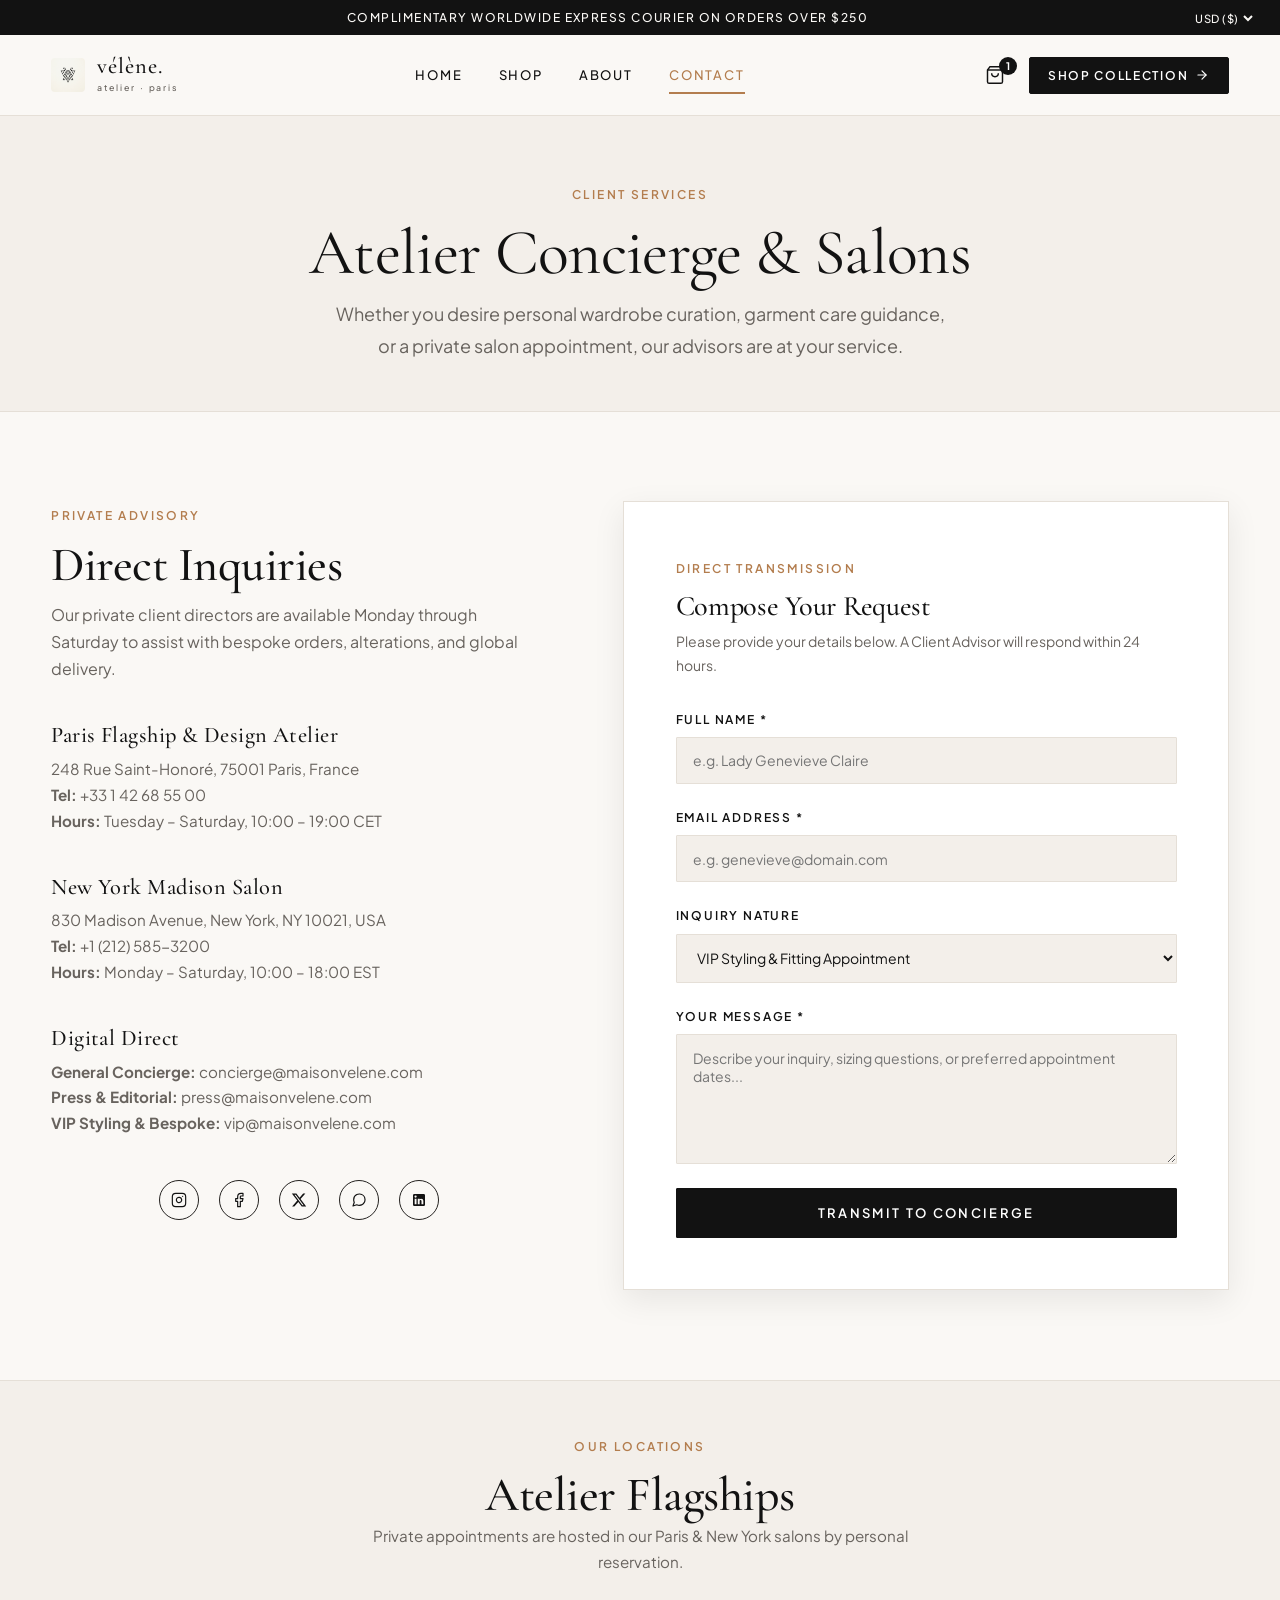
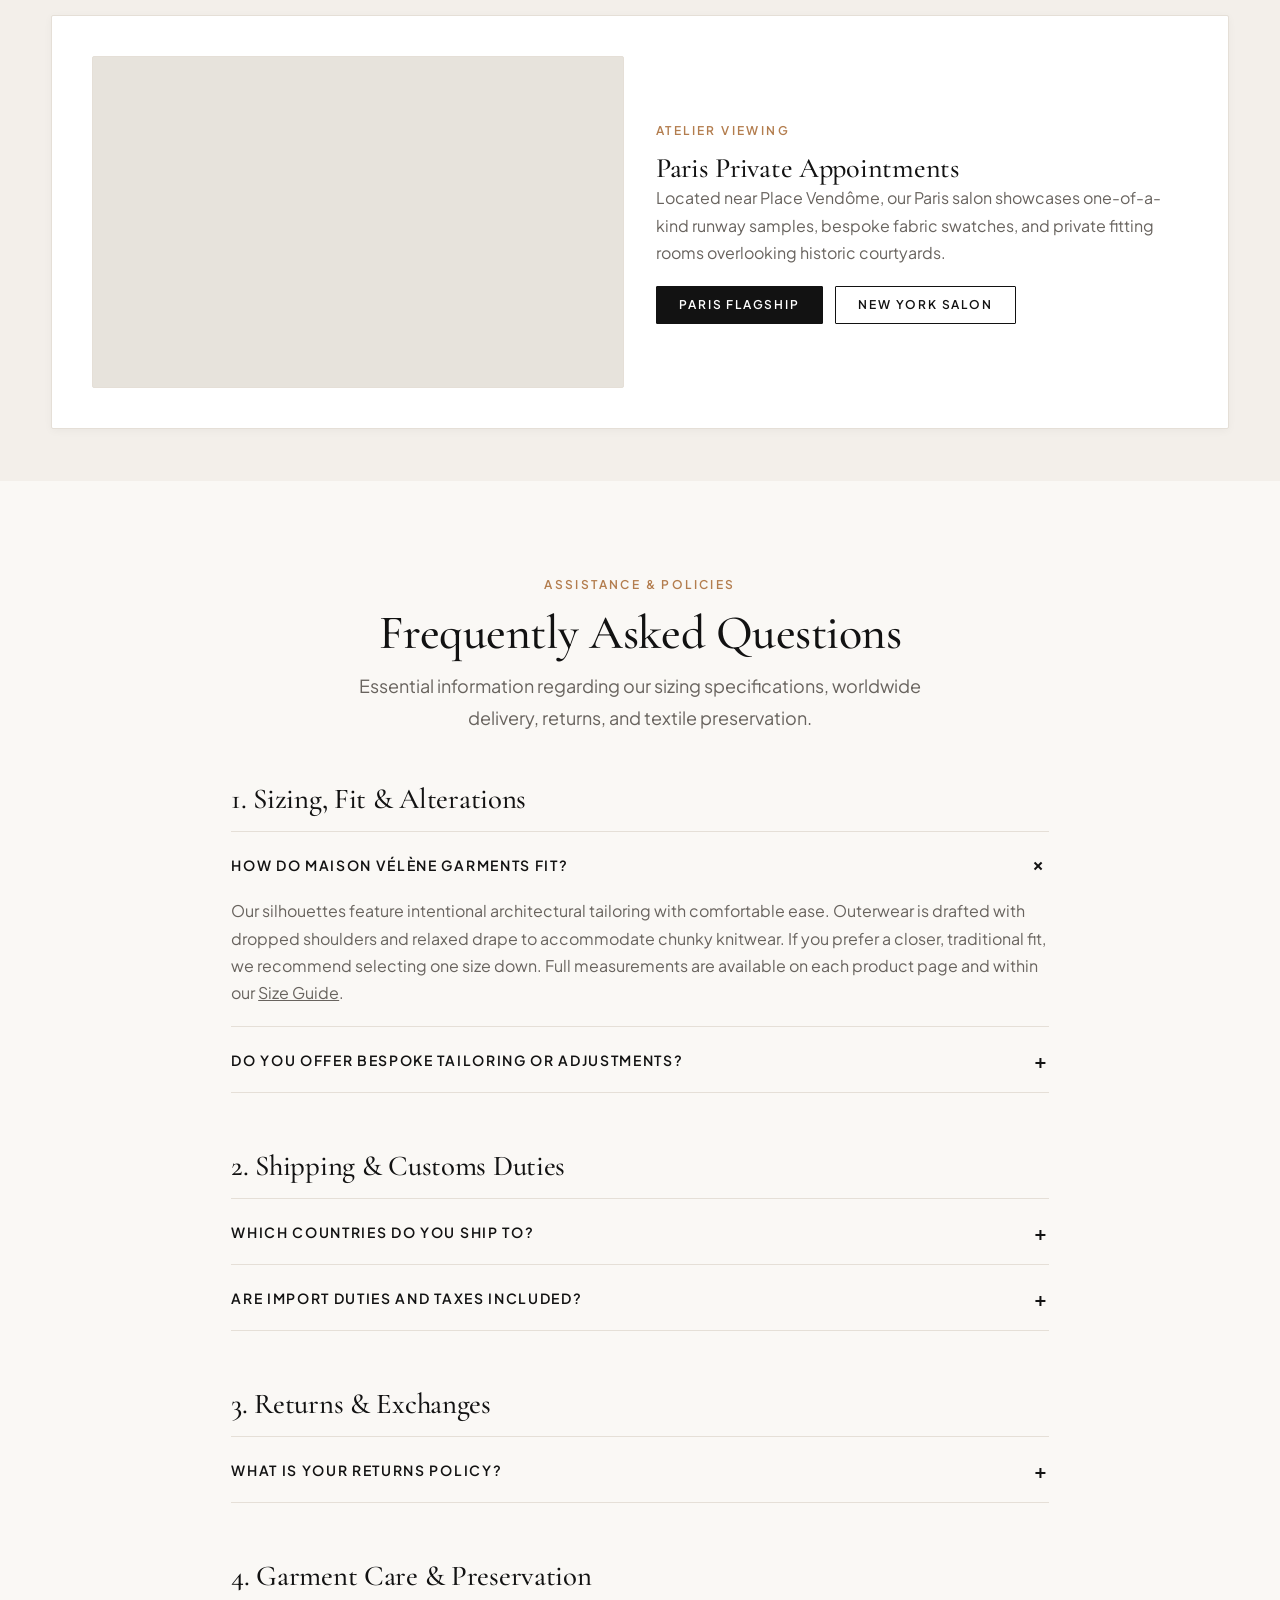
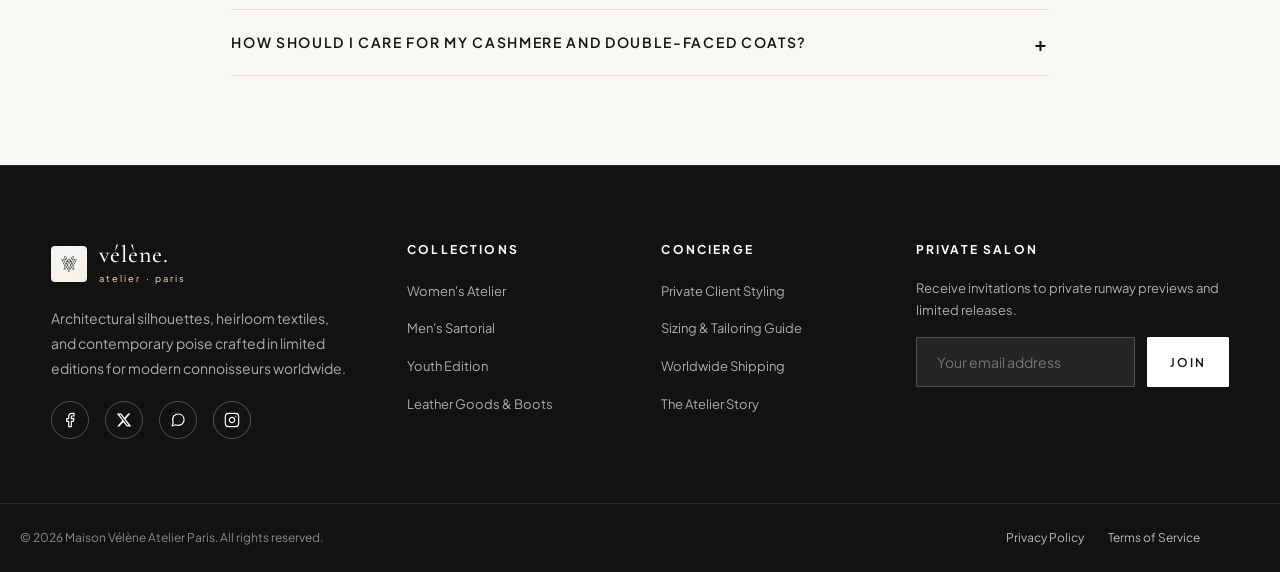
<file: contact.html>
<!DOCTYPE html>
<html lang="en">
<head>
  <meta charset="UTF-8">
  <meta name="viewport" content="width=device-width, initial-scale=1.0">
  <title>Private Concierge &amp; Ateliers — vélène.</title>
  <meta name="description" content="Contact the Maison Vélène Private Client Advisory in Paris and New York for bespoke appointments, fitting consultations, and order assistance.">
  <meta name="keywords" content="luxury fashion concierge, contact Maison Velene, Paris atelier appointment, bespoke tailoring">
  <meta property="og:title" content="Private Concierge &amp; Ateliers — MAISON VÉLÈNE">
  <meta property="og:description" content="Contact the Maison Vélène Private Client Advisory in Paris and New York for bespoke appointments and order assistance.">
  <meta property="og:image" content="images/hero_banner.jpg">
  <!-- Favicon / Brand Icon -->
  <link rel="icon" type="image/jpeg" href="images/brand_logo.jpg">
  <link rel="icon" type="image/png" sizes="32x32" href="images/favicon-32.png">
  <link rel="apple-touch-icon" sizes="192x192" href="images/favicon-192.png">
  <link rel="stylesheet" href="css/style.css">
</head>
<body>

  <!-- Editorial Announcement Bar -->
  <aside class="announcement-bar" aria-label="Store Announcement">
    <div></div>
    <div class="announcement-message">
      Complimentary Worldwide Express Courier on Orders Over $250
    </div>
    <div class="announcement-right">
      <select id="currency-selector" class="currency-select" aria-label="Currency Selector">
        <option value="USD">USD ($)</option>
        <option value="EUR">EUR (€)</option>
        <option value="GBP">GBP (£)</option>
      </select>
    </div>
  </aside>

  <!-- Global Header Navigation -->
  <header class="site-header">
    <div class="container header-inner">
      <button type="button" class="mobile-toggle" aria-label="Open Navigation Menu">
        <span></span>
        <span></span>
        <span></span>
      </button>

      <a href="index.html" class="brand-logo" aria-label="vélène. Home">
        <img src="images/brand_logo.jpg" alt="vélène. logo" class="brand-logo-mark">
        <div class="brand-text-wrapper">
          <span class="brand-name">vélène.</span>
          <span class="brand-sub">atelier · paris</span>
        </div>
      </a>

      <nav class="nav-desktop" aria-label="Primary Navigation">
        <a href="index.html" class="nav-link">Home</a>
        <a href="shop.html" class="nav-link">Shop</a>
        <a href="about.html" class="nav-link">About</a>
        <a href="contact.html" class="nav-link active">Contact</a>
      </nav>

      <div class="header-actions">
        <button type="button" class="action-btn cart-open-trigger" title="Shopping Bag" aria-label="View Shopping Bag">
          <svg width="20" height="20" viewBox="0 0 24 24" fill="none" stroke="currentColor" stroke-width="1.75">
            <path d="M6 2L3 6v14a2 2 0 0 0 2 2h14a2 2 0 0 0 2-2V6l-3-4z"/>
            <line x1="3" y1="6" x2="21" y2="6"/>
            <path d="M16 10a4 4 0 0 1-8 0"/>
          </svg>
          <span class="badge-count cart-badge-count">1</span>
        </button>
        <a href="shop.html" class="nav-cta-btn" aria-label="Shop Collection">
          <span>Shop Collection</span>
          <svg width="14" height="14" viewBox="0 0 24 24" fill="none" stroke="currentColor" stroke-width="2" stroke-linecap="round" stroke-linejoin="round"><path d="M5 12h14"/><path d="m12 5 7 7-7 7"/></svg>
        </a>
      </div>
    </div>
  </header>

  <!-- Mobile Navigation Drawer -->
  <div class="mobile-nav-drawer" role="dialog" aria-modal="true" aria-label="Mobile Navigation">
    <div class="mobile-nav-content">
      <div>
        <div class="mobile-nav-header">
          <div style="display:flex; align-items:center; gap:0.5rem;">
            <img src="images/brand_logo.jpg" alt="vélène. logo" style="width:26px; height:26px; border-radius:3px;">
            <span class="brand-name" style="font-size: 1.3rem; text-transform: lowercase;">vélène.</span>
          </div>
          <button type="button" class="mobile-nav-close" aria-label="Close navigation" style="font-size: 1.5rem; color: var(--color-noir);">&times;</button>
        </div>
        <div class="mobile-links">
          <a href="index.html" class="mobile-link">Home</a>
          <a href="shop.html" class="mobile-link">Shop</a>
          <a href="about.html" class="mobile-link">About</a>
          <a href="contact.html" class="mobile-link active">Contact</a>
          <a href="shop.html" class="nav-cta-btn" style="margin-top: 1rem; width: 100%; justify-content: center;">
            <span>Shop Collection</span>
            <svg width="14" height="14" viewBox="0 0 24 24" fill="none" stroke="currentColor" stroke-width="2" stroke-linecap="round" stroke-linejoin="round"><path d="M5 12h14"/><path d="m12 5 7 7-7 7"/></svg>
          </a>
        </div>
      </div>
      <div style="border-top: 1px solid var(--color-border); padding-top: 1.5rem;">
        <p style="font-size: 0.8rem; color: var(--color-stone); margin-bottom: 0.5rem;">Paris · Rue Saint-Honoré</p>
        <p style="font-size: 0.8rem; color: var(--color-stone);">New York · Madison Avenue</p>
      </div>
    </div>
  </div>

  <!-- Slide-out Cart Drawer -->
  <div class="cart-drawer-overlay" role="dialog" aria-modal="true" aria-label="Shopping Bag">
    <div class="cart-drawer">
      <div class="cart-drawer-header">
        <h3 class="cart-drawer-title">Shopping Bag</h3>
        <button type="button" class="cart-drawer-close" aria-label="Close shopping bag">&times;</button>
      </div>
      <div class="cart-shipping-meter">
        <div class="shipping-meter-text">Add <strong>$0</strong> more for complimentary courier</div>
        <div class="shipping-progress-bar">
          <div class="shipping-progress-fill"></div>
        </div>
      </div>
      <div class="cart-items-container"></div>
      <div class="cart-drawer-footer">
        <div class="cart-subtotal-row">
          <span class="cart-subtotal-label">Subtotal</span>
          <span class="cart-subtotal-val">$890</span>
        </div>
        <div class="cart-tax-notice">Taxes, customs &amp; express shipping calculated at private checkout.</div>
        <button type="button" class="btn btn-primary btn-full btn-checkout-cart">
          Proceed to Private Checkout
        </button>
      </div>
    </div>
  </div>

  <main id="main-content">
    <!-- Page Header -->
    <section class="page-hero">
      <div class="container">
        <span class="eyebrow">Client Services</span>
        <h1>Atelier Concierge &amp; Salons</h1>
        <p class="lead" style="max-width: 620px; margin: 0.5rem auto 0;">
          Whether you desire personal wardrobe curation, garment care guidance, or a private salon appointment, our advisors are at your service.
        </p>
      </div>
    </section>

    <!-- Main Contact Section -->
    <section class="section">
      <div class="container">
        <div class="contact-grid">

          <!-- Left Info Column -->
          <div class="contact-info-panel">
            <div>
              <span class="eyebrow">Private Advisory</span>
              <h2>Direct Inquiries</h2>
              <p style="margin-top: 0.5rem;">
                Our private client directors are available Monday through Saturday to assist with bespoke orders, alterations, and global delivery.
              </p>
            </div>

            <!-- Flagship Paris -->
            <div class="info-block">
              <h4>Paris Flagship &amp; Design Atelier</h4>
              <p>
                248 Rue Saint-Honoré, 75001 Paris, France<br>
                <strong>Tel:</strong> +33 1 42 68 55 00<br>
                <strong>Hours:</strong> Tuesday – Saturday, 10:00 – 19:00 CET
              </p>
            </div>

            <!-- Flagship New York -->
            <div class="info-block">
              <h4>New York Madison Salon</h4>
              <p>
                830 Madison Avenue, New York, NY 10021, USA<br>
                <strong>Tel:</strong> +1 (212) 585-3200<br>
                <strong>Hours:</strong> Monday – Saturday, 10:00 – 18:00 EST
              </p>
            </div>

            <!-- Digital Direct -->
            <div class="info-block">
              <h4>Digital Direct</h4>
              <p>
                <strong>General Concierge:</strong> concierge@maisonvelene.com<br>
                <strong>Press &amp; Editorial:</strong> press@maisonvelene.com<br>
                <strong>VIP Styling &amp; Bespoke:</strong> vip@maisonvelene.com
              </p>
              <div class="digital-social-icons" style="margin-top: 2.25rem; padding-top: 0.5rem;">
                <a href="https://instagram.com" class="social-icon-link" aria-label="Instagram" target="_blank" rel="noopener">
                  <svg width="18" height="18" viewBox="0 0 24 24" fill="none" stroke="currentColor" stroke-width="1.75" stroke-linecap="round" stroke-linejoin="round">
                    <rect x="2" y="2" width="20" height="20" rx="5" ry="5"/>
                    <path d="M16 11.37A4 4 0 1 1 12.63 8 4 4 0 0 1 16 11.37z"/>
                    <line x1="17.5" y1="6.5" x2="17.51" y2="6.5"/>
                  </svg>
                </a>
                <a href="https://facebook.com" class="social-icon-link" aria-label="Facebook" target="_blank" rel="noopener">
                  <svg width="18" height="18" viewBox="0 0 24 24" fill="none" stroke="currentColor" stroke-width="1.75" stroke-linecap="round" stroke-linejoin="round">
                    <path d="M18 2h-3a5 5 0 0 0-5 5v3H7v4h3v8h4v-8h3l1-4h-4V7a1 1 0 0 1 1-1h3z"/>
                  </svg>
                </a>
                <a href="https://x.com" class="social-icon-link" aria-label="X (Twitter)" target="_blank" rel="noopener">
                  <svg width="16" height="16" viewBox="0 0 24 24" fill="currentColor">
                    <path d="M18.244 2.25h3.308l-7.227 8.26 8.502 11.24H16.17l-5.214-6.817L4.99 21.75H1.68l7.73-8.835L1.254 2.25H8.08l4.713 6.231zm-1.161 17.52h1.833L7.084 4.126H5.117z"/>
                  </svg>
                </a>
                <a href="https://whatsapp.com" class="social-icon-link" aria-label="WhatsApp" target="_blank" rel="noopener">
                  <svg width="18" height="18" viewBox="0 0 24 24" fill="none" stroke="currentColor" stroke-width="1.75" stroke-linecap="round" stroke-linejoin="round">
                    <path d="M21 11.5a8.38 8.38 0 0 1-.9 3.8 8.5 8.5 0 0 1-7.6 4.7 8.38 8.38 0 0 1-3.8-.9L3 21l1.9-5.7a8.38 8.38 0 0 1-.9-3.8 8.5 8.5 0 0 1 4.7-7.6 8.38 8.38 0 0 1 3.8-.9h.5a8.48 8.48 0 0 1 8 8v.5z"/>
                  </svg>
                </a>
                <a href="https://linkedin.com" class="social-icon-link" aria-label="LinkedIn" target="_blank" rel="noopener">
                  <svg width="16" height="16" viewBox="0 0 24 24" fill="currentColor">
                    <path d="M19 3a2 2 0 0 1 2 2v14a2 2 0 0 1-2 2H5a2 2 0 0 1-2-2V5a2 2 0 0 1 2-2h14m-.5 15.5v-5.3a3.26 3.26 0 0 0-3.26-3.26c-.85 0-1.84.52-2.28 1.3v-1.11h-2.79v8.37h2.79v-4.93c0-.77.62-1.4 1.39-1.4a1.4 1.4 0 0 1 1.4 1.4v4.93h2.75M6.88 8.56a1.68 1.68 0 0 0 1.68-1.68c0-.93-.75-1.69-1.68-1.69a1.69 1.69 0 0 0-1.69 1.69c0 .93.76 1.68 1.69 1.68m1.39 9.94v-8.37H5.5v8.37h2.77z"/>
                  </svg>
                </a>
              </div>
            </div>
          </div>

          <!-- Right Validated Contact Form -->
          <div class="contact-form-box">
            <span class="eyebrow">Direct Transmission</span>
            <h3 style="margin-bottom: 0.5rem;">Compose Your Request</h3>
            <p style="font-size: 0.875rem; margin-bottom: 2rem;">Please provide your details below. A Client Advisor will respond within 24 hours.</p>

            <div class="form-success-alert" role="alert"></div>

            <form id="atelier-contact-form" action="#" method="POST" novalidate>
              <div class="form-group">
                <label for="c-name" class="form-label">Full Name *</label>
                <input type="text" id="c-name" class="form-input" placeholder="e.g. Lady Genevieve Claire" required>
              </div>

              <div class="form-group">
                <label for="c-email" class="form-label">Email Address *</label>
                <input type="email" id="c-email" class="form-input" placeholder="e.g. genevieve@domain.com" required>
              </div>

              <div class="form-group">
                <label for="c-topic" class="form-label">Inquiry Nature</label>
                <select id="c-topic" class="form-select">
                  <option value="styling">VIP Styling &amp; Fitting Appointment</option>
                  <option value="order">Order &amp; Shipping Status</option>
                  <option value="bespoke">Bespoke Cashmere Tailoring</option>
                  <option value="press">Press &amp; Editorial Loan</option>
                  <option value="other">General Inquiry</option>
                </select>
              </div>

              <div class="form-group">
                <label for="c-message" class="form-label">Your Message *</label>
                <textarea id="c-message" class="form-textarea" placeholder="Describe your inquiry, sizing questions, or preferred appointment dates..." required></textarea>
              </div>

              <button type="submit" class="btn btn-primary btn-full">
                Transmit To Concierge
              </button>
            </form>
          </div>

        </div>
      </div>
    </section>

    <!-- Stylized Flagship Map Locator -->
    <section class="section-tight" style="background-color: var(--color-surface); border-top: 1px solid var(--color-border);" aria-label="Store Locator">
      <div class="container">
        <div style="text-align: center; max-width: 600px; margin: 0 auto 2.5rem;">
          <span class="eyebrow">Our Locations</span>
          <h2>Atelier Flagships</h2>
          <p style="font-size: 0.95rem;">Private appointments are hosted in our Paris &amp; New York salons by personal reservation.</p>
        </div>

        <div class="store-locator-card">
          <div class="store-map-wrapper">
            <!-- Interactive Embedded Google Map -->
            <iframe 
              id="flagship-map-iframe"
              src="https://maps.google.com/maps?q=248%20Rue%20Saint-Honor%C3%A9%2C%2075001%20Paris%2C%20France&t=&z=15&ie=UTF8&iwloc=&output=embed" 
              width="100%" 
              height="100%" 
              style="border:0; width:100%; height:100%; min-height:240px; display:block;" 
              allowfullscreen="" 
              loading="lazy" 
              referrerpolicy="no-referrer-when-downgrade" 
              title="Maison Vélène Atelier Flagship Map">
            </iframe>
          </div>
          <div class="store-map-content">
            <span class="eyebrow">Atelier Viewing</span>
            <h3 id="map-location-title">Paris Private Appointments</h3>
            <p id="map-location-desc" style="margin-bottom: 1.25rem;">
              Located near Place Vendôme, our Paris salon showcases one-of-a-kind runway samples, bespoke fabric swatches, and private fitting rooms overlooking historic courtyards.
            </p>
            <div class="switch-map-btn-wrap" style="display: flex; gap: 0.75rem; flex-wrap: wrap;">
              <button type="button" class="btn btn-primary btn-sm switch-map-btn active" data-map="paris">Paris Flagship</button>
              <button type="button" class="btn btn-outline btn-sm switch-map-btn" data-map="ny">New York Salon</button>
            </div>
          </div>
        </div>
      </div>
    </section>

    <!-- FAQ Accordion Section -->
    <section class="section" id="faq">
      <div class="container container-narrow">
        <div style="text-align: center; max-width: 600px; margin: 0 auto 3rem;">
          <span class="eyebrow">Assistance &amp; Policies</span>
          <h2>Frequently Asked Questions</h2>
          <p class="lead" style="margin-top: 0.5rem;">
            Essential information regarding our sizing specifications, worldwide delivery, returns, and textile preservation.
          </p>
        </div>

        <h2 style="font-size: 1.8rem; margin-bottom: 1rem;">1. Sizing, Fit &amp; Alterations</h2>
        <div class="accordion-group" style="margin-bottom: 3.5rem;">
          <div class="accordion-item active">
            <button type="button" class="accordion-trigger">
              <span>How do Maison Vélène garments fit?</span>
              <span class="icon">+</span>
            </button>
            <div class="accordion-content">
              <p>
                Our silhouettes feature intentional architectural tailoring with comfortable ease. Outerwear is drafted with dropped shoulders and relaxed drape to accommodate chunky knitwear. If you prefer a closer, traditional fit, we recommend selecting one size down. Full measurements are available on each product page and within our <a href="product.html" style="text-decoration: underline;">Size Guide</a>.
              </p>
            </div>
          </div>

          <div class="accordion-item">
            <button type="button" class="accordion-trigger">
              <span>Do you offer bespoke tailoring or adjustments?</span>
              <span class="icon">+</span>
            </button>
            <div class="accordion-content">
              <p>
                Yes. Clients in Paris and New York may schedule a private fitting at our salons for custom hem adjustments, sleeve alterations, and personalized fit refinement. For online clients, we provide generous fabric allowances in hem cuffs to facilitate local luxury alterations.
              </p>
            </div>
          </div>
        </div>

        <h2 id="shipping" style="font-size: 1.8rem; margin-bottom: 1rem;">2. Shipping &amp; Customs Duties</h2>
        <div class="accordion-group" style="margin-bottom: 3.5rem;">
          <div class="accordion-item">
            <button type="button" class="accordion-trigger">
              <span>Which countries do you ship to?</span>
              <span class="icon">+</span>
            </button>
            <div class="accordion-content">
              <p>
                We deliver worldwide via DHL Express Carbon-Neutral Courier to over 90 countries. Orders over $250 receive complimentary express shipping. Delivery typically takes 2–3 business days within Western Europe and North America, and 3–5 days to Asia Pacific and Australia.
              </p>
            </div>
          </div>

          <div class="accordion-item">
            <button type="button" class="accordion-trigger">
              <span>Are import duties and taxes included?</span>
              <span class="icon">+</span>
            </button>
            <div class="accordion-content">
              <p>
                Yes. All shipments to the United States, European Union, United Kingdom, Switzerland, and Japan are dispatched on a DDP (Delivery Duty Paid) basis. There will be no surprise carrier fees upon delivery.
              </p>
            </div>
          </div>
        </div>

        <h2 id="returns" style="font-size: 1.8rem; margin-bottom: 1rem;">3. Returns &amp; Exchanges</h2>
        <div class="accordion-group" style="margin-bottom: 3.5rem;">
          <div class="accordion-item">
            <button type="button" class="accordion-trigger">
              <span>What is your returns policy?</span>
              <span class="icon">+</span>
            </button>
            <div class="accordion-content">
              <p>
                We offer complimentary 30-day returns and exchanges on all unworn garments with original atelier security tags and garment bags intact. Simply contact our concierge team at <a href="mailto:concierge@maisonvelene.com" style="text-decoration: underline;">concierge@maisonvelene.com</a> to receive a pre-paid return shipping label and scheduled courier pickup.
              </p>
            </div>
          </div>
        </div>

        <h2 id="care" style="font-size: 1.8rem; margin-bottom: 1rem;">4. Garment Care &amp; Preservation</h2>
        <div class="accordion-group">
          <div class="accordion-item">
            <button type="button" class="accordion-trigger">
              <span>How should I care for my cashmere and double-faced coats?</span>
              <span class="icon">+</span>
            </button>
            <div class="accordion-content">
              <p>
                Cashmere is a self-cleaning natural fiber that benefits greatly from resting between wears. We advise hanging your coat on broad wooden hangers in a well-ventilated area. Spot clean small marks with a damp cloth, and use a specialist green dry cleaner once per season. Avoid plastic dry-cleaning bags and store in our breathable organic linen garment bags.
              </p>
            </div>
          </div>
        </div>

      </div>
    </section>
  </main>

  <!-- Global Footer -->
  <footer class="site-footer">
    <div class="container footer-top">
      <div class="footer-grid">
        <div class="footer-brand">
          <a href="index.html" class="brand-logo" aria-label="vélène. Home">
            <img src="images/brand_logo.jpg" alt="vélène. logo" class="brand-logo-mark">
            <div class="brand-text-wrapper">
              <span class="brand-name">vélène.</span>
              <span class="brand-sub">atelier · paris</span>
            </div>
          </a>
          <p>
            Architectural silhouettes, heirloom textiles, and contemporary poise crafted in limited editions for modern connoisseurs worldwide.
          </p>
          <div class="footer-social-row">
            <a href="https://facebook.com" class="social-icon-link" aria-label="Facebook" target="_blank" rel="noopener">
              <svg width="16" height="16" viewBox="0 0 24 24" fill="none" stroke="currentColor" stroke-width="1.75" stroke-linecap="round" stroke-linejoin="round">
                <path d="M18 2h-3a5 5 0 0 0-5 5v3H7v4h3v8h4v-8h3l1-4h-4V7a1 1 0 0 1 1-1h3z"/>
              </svg>
            </a>
            <a href="https://x.com" class="social-icon-link" aria-label="X (Twitter)" target="_blank" rel="noopener">
              <svg width="15" height="15" viewBox="0 0 24 24" fill="currentColor">
                <path d="M18.244 2.25h3.308l-7.227 8.26 8.502 11.24H16.17l-5.214-6.817L4.99 21.75H1.68l7.73-8.835L1.254 2.25H8.08l4.713 6.231zm-1.161 17.52h1.833L7.084 4.126H5.117z"/>
              </svg>
            </a>
            <a href="https://whatsapp.com" class="social-icon-link" aria-label="WhatsApp" target="_blank" rel="noopener">
              <svg width="16" height="16" viewBox="0 0 24 24" fill="none" stroke="currentColor" stroke-width="1.75" stroke-linecap="round" stroke-linejoin="round">
                <path d="M21 11.5a8.38 8.38 0 0 1-.9 3.8 8.5 8.5 0 0 1-7.6 4.7 8.38 8.38 0 0 1-3.8-.9L3 21l1.9-5.7a8.38 8.38 0 0 1-.9-3.8 8.5 8.5 0 0 1 4.7-7.6 8.38 8.38 0 0 1 3.8-.9h.5a8.48 8.48 0 0 1 8 8v.5z"/>
              </svg>
            </a>
            <a href="https://instagram.com" class="social-icon-link" aria-label="Instagram" target="_blank" rel="noopener">
              <svg width="16" height="16" viewBox="0 0 24 24" fill="none" stroke="currentColor" stroke-width="1.75" stroke-linecap="round" stroke-linejoin="round">
                <rect x="2" y="2" width="20" height="20" rx="5" ry="5"/>
                <path d="M16 11.37A4 4 0 1 1 12.63 8 4 4 0 0 1 16 11.37z"/>
                <line x1="17.5" y1="6.5" x2="17.51" y2="6.5"/>
              </svg>
            </a>
          </div>
        </div>
        <div class="footer-col">
          <h5>Collections</h5>
          <ul class="footer-links">
            <li><a href="shop.html?cat=women">Women's Atelier</a></li>
            <li><a href="shop.html?cat=men">Men's Sartorial</a></li>
            <li><a href="shop.html?cat=kids">Youth Edition</a></li>
            <li><a href="shop.html?cat=accessories">Leather Goods &amp; Boots</a></li>
          </ul>
        </div>
        <div class="footer-col">
          <h5>Concierge</h5>
          <ul class="footer-links">
            <li><a href="contact.html">Private Client Styling</a></li>
            <li><a href="#faq">Sizing &amp; Tailoring Guide</a></li>
            <li><a href="#shipping">Worldwide Shipping</a></li>
            <li><a href="about.html">The Atelier Story</a></li>
          </ul>
        </div>
        <div class="footer-col">
          <h5>Private Salon</h5>
          <p style="font-size: 0.8125rem; color: rgba(255,255,255,0.65); margin-bottom: 1rem;">
            Receive invitations to private runway previews and limited releases.
          </p>
          <form class="newsletter-form" action="#" method="POST" novalidate style="margin-top:0;">
            <input type="email" class="newsletter-input" style="background: rgba(255,255,255,0.08); border-color: rgba(255,255,255,0.2); color:#FFF;" placeholder="Your email address" required>
            <button type="submit" class="btn btn-primary btn-sm" style="background-color: #FFFFFF; color: var(--color-noir); border-color: #FFF;">Join</button>
          </form>
        </div>
      </div>
    </div>
    <div class="container footer-bottom">
      <div>&copy; 2026 Maison Vélène Atelier Paris. All rights reserved.</div>
      <div style="display: flex; gap: 1.5rem;">
        <a href="privacy.html">Privacy Policy</a>
        <a href="privacy.html#terms">Terms of Service</a>
      </div>
    </div>
  </footer>

  <script src="js/main.js"></script>
</body>
</html>
</file>
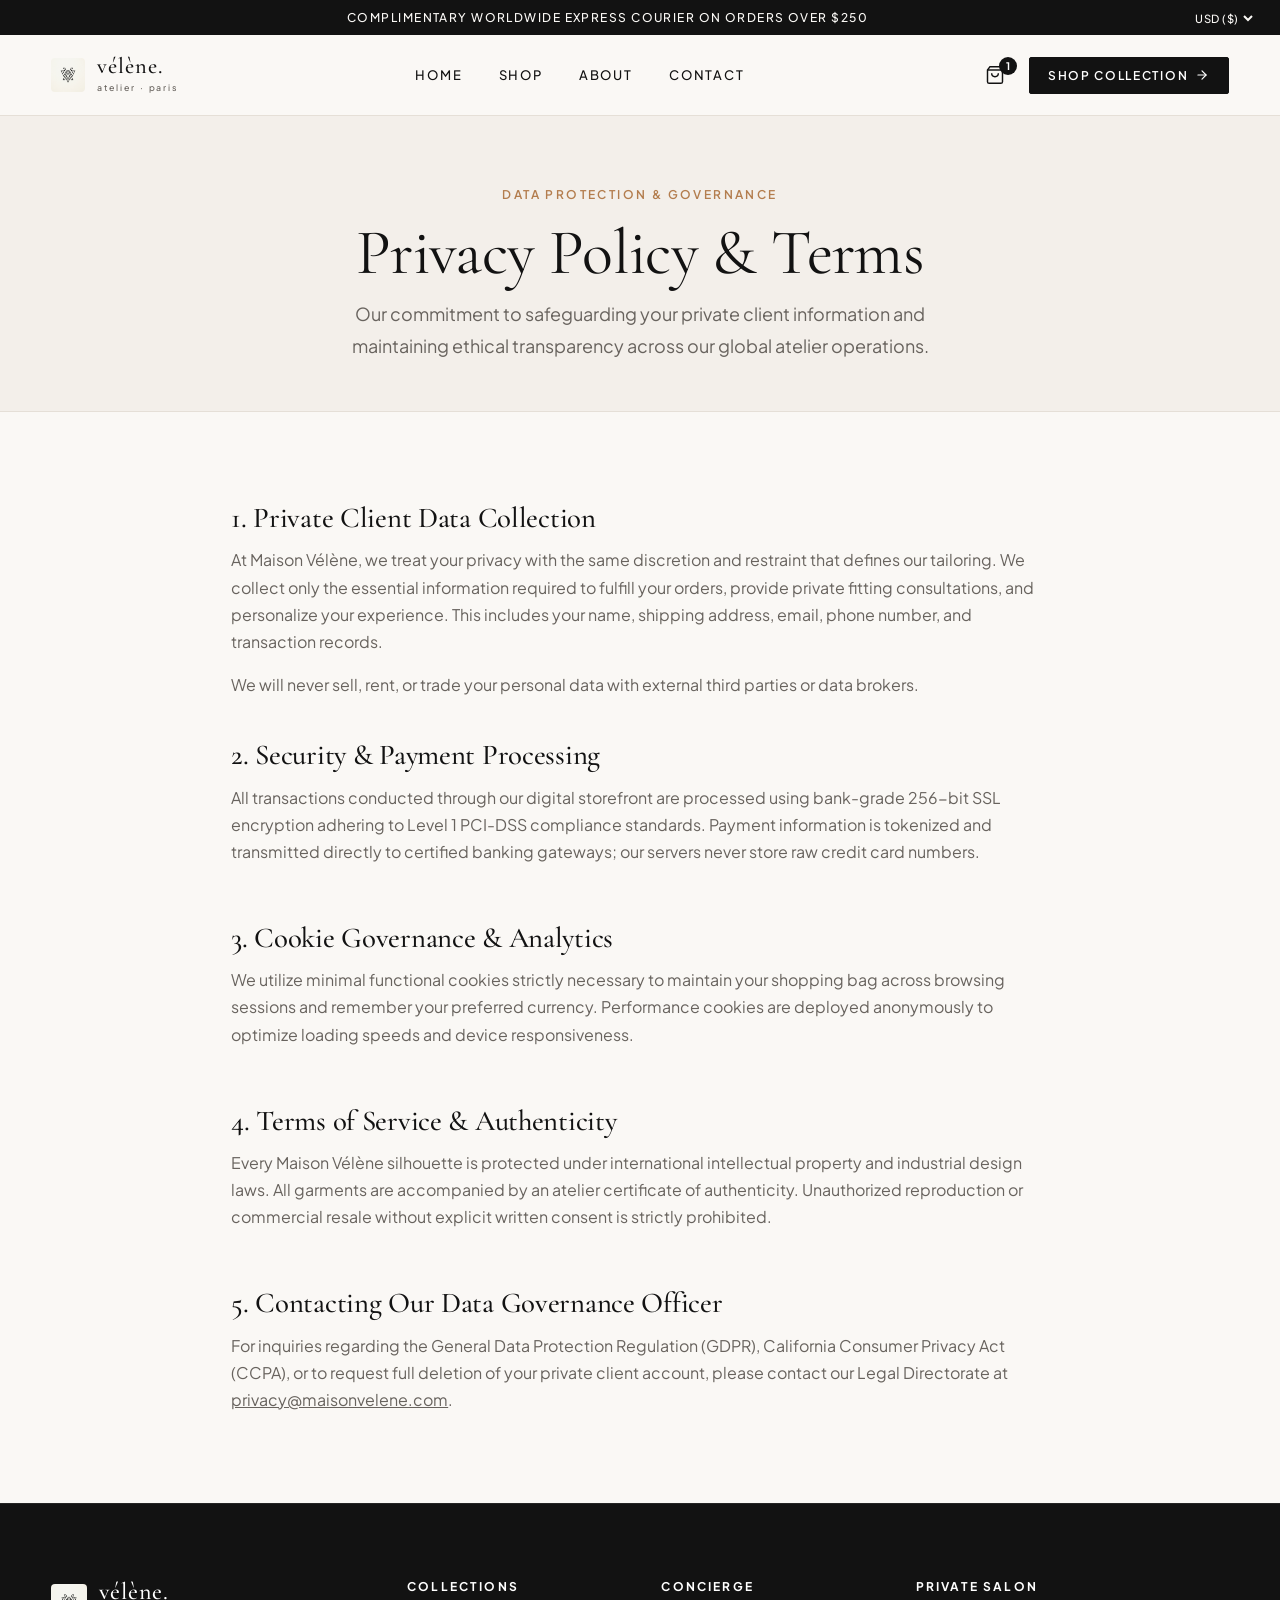
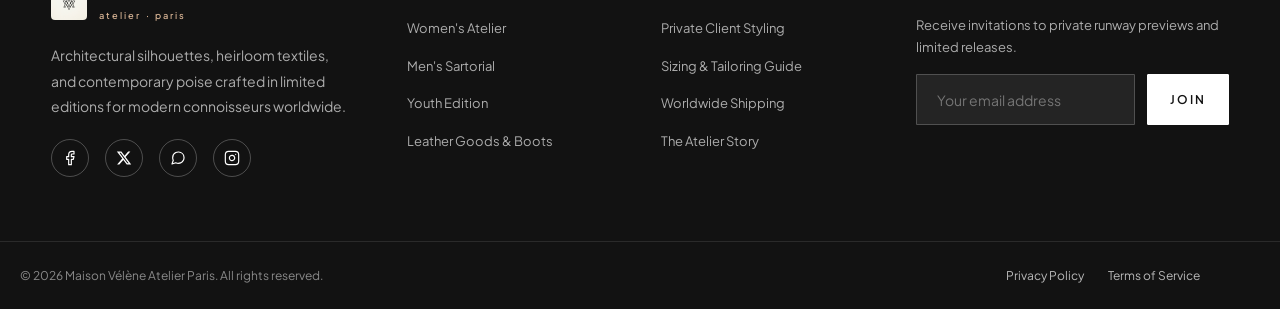
<file: privacy.html>
<!DOCTYPE html>
<html lang="en">
<head>
  <meta charset="UTF-8">
  <meta name="viewport" content="width=device-width, initial-scale=1.0">
  <title>Privacy Policy &amp; Terms — vélène.</title>
  <meta name="description" content="Maison Vélène Privacy Policy, terms of service, cookie disclosures, and ethical manufacturing supply chain commitments.">
  <meta property="og:title" content="Privacy Policy &amp; Terms — MAISON VÉLÈNE">
  <meta property="og:description" content="Maison Vélène Privacy Policy and ethical manufacturing supply chain commitments.">
  <meta property="og:image" content="images/hero_banner.jpg">
  <!-- Favicon / Brand Icon -->
  <link rel="icon" type="image/jpeg" href="images/brand_logo.jpg">
  <link rel="icon" type="image/png" sizes="32x32" href="images/favicon-32.png">
  <link rel="apple-touch-icon" sizes="192x192" href="images/favicon-192.png">
  <link rel="stylesheet" href="css/style.css">
</head>
<body>

  <!-- Editorial Announcement Bar -->
  <aside class="announcement-bar" aria-label="Store Announcement">
    <div></div>
    <div class="announcement-message">
      Complimentary Worldwide Express Courier on Orders Over $250
    </div>
    <div class="announcement-right">
      <select id="currency-selector" class="currency-select" aria-label="Currency Selector">
        <option value="USD">USD ($)</option>
        <option value="EUR">EUR (€)</option>
        <option value="GBP">GBP (£)</option>
      </select>
    </div>
  </aside>

  <!-- Global Header Navigation -->
  <header class="site-header">
    <div class="container header-inner">
      <button type="button" class="mobile-toggle" aria-label="Open Navigation Menu">
        <span></span>
        <span></span>
        <span></span>
      </button>

      <a href="index.html" class="brand-logo" aria-label="vélène. Home">
        <img src="images/brand_logo.jpg" alt="vélène. logo" class="brand-logo-mark">
        <div class="brand-text-wrapper">
          <span class="brand-name">vélène.</span>
          <span class="brand-sub">atelier · paris</span>
        </div>
      </a>

      <nav class="nav-desktop" aria-label="Primary Navigation">
        <a href="index.html" class="nav-link">Home</a>
        <a href="shop.html" class="nav-link">Shop</a>
        <a href="about.html" class="nav-link">About</a>
        <a href="contact.html" class="nav-link">Contact</a>
      </nav>

      <div class="header-actions">
        <button type="button" class="action-btn cart-open-trigger" title="Shopping Bag" aria-label="View Shopping Bag">
          <svg width="20" height="20" viewBox="0 0 24 24" fill="none" stroke="currentColor" stroke-width="1.75">
            <path d="M6 2L3 6v14a2 2 0 0 0 2 2h14a2 2 0 0 0 2-2V6l-3-4z"/>
            <line x1="3" y1="6" x2="21" y2="6"/>
            <path d="M16 10a4 4 0 0 1-8 0"/>
          </svg>
          <span class="badge-count cart-badge-count">1</span>
        </button>
        <a href="shop.html" class="nav-cta-btn" aria-label="Shop Collection">
          <span>Shop Collection</span>
          <svg width="14" height="14" viewBox="0 0 24 24" fill="none" stroke="currentColor" stroke-width="2" stroke-linecap="round" stroke-linejoin="round"><path d="M5 12h14"/><path d="m12 5 7 7-7 7"/></svg>
        </a>
      </div>
    </div>
  </header>

  <!-- Mobile Navigation Drawer -->
  <div class="mobile-nav-drawer" role="dialog" aria-modal="true" aria-label="Mobile Navigation">
    <div class="mobile-nav-content">
      <div>
        <div class="mobile-nav-header">
          <div style="display:flex; align-items:center; gap:0.5rem;">
            <img src="images/brand_logo.jpg" alt="vélène. logo" style="width:26px; height:26px; border-radius:3px;">
            <span class="brand-name" style="font-size: 1.3rem; text-transform: lowercase;">vélène.</span>
          </div>
          <button type="button" class="mobile-nav-close" aria-label="Close navigation" style="font-size: 1.5rem; color: var(--color-noir);">&times;</button>
        </div>
        <div class="mobile-links">
          <a href="index.html" class="mobile-link">Home</a>
          <a href="shop.html" class="mobile-link">Shop</a>
          <a href="about.html" class="mobile-link">About</a>
          <a href="contact.html" class="mobile-link">Contact</a>
          <a href="shop.html" class="nav-cta-btn" style="margin-top: 1rem; width: 100%; justify-content: center;">
            <span>Shop Collection</span>
            <svg width="14" height="14" viewBox="0 0 24 24" fill="none" stroke="currentColor" stroke-width="2" stroke-linecap="round" stroke-linejoin="round"><path d="M5 12h14"/><path d="m12 5 7 7-7 7"/></svg>
          </a>
        </div>
      </div>
      <div style="border-top: 1px solid var(--color-border); padding-top: 1.5rem;">
        <p style="font-size: 0.8rem; color: var(--color-stone); margin-bottom: 0.5rem;">Paris · Rue Saint-Honoré</p>
        <p style="font-size: 0.8rem; color: var(--color-stone);">New York · Madison Avenue</p>
      </div>
    </div>
  </div>

  <!-- Slide-out Cart Drawer -->
  <div class="cart-drawer-overlay" role="dialog" aria-modal="true" aria-label="Shopping Bag">
    <div class="cart-drawer">
      <div class="cart-drawer-header">
        <h3 class="cart-drawer-title">Shopping Bag</h3>
        <button type="button" class="cart-drawer-close" aria-label="Close shopping bag">&times;</button>
      </div>
      <div class="cart-shipping-meter">
        <div class="shipping-meter-text">Add <strong>$0</strong> more for complimentary courier</div>
        <div class="shipping-progress-bar">
          <div class="shipping-progress-fill"></div>
        </div>
      </div>
      <div class="cart-items-container"></div>
      <div class="cart-drawer-footer">
        <div class="cart-subtotal-row">
          <span class="cart-subtotal-label">Subtotal</span>
          <span class="cart-subtotal-val">$890</span>
        </div>
        <div class="cart-tax-notice">Taxes, customs &amp; express shipping calculated at private checkout.</div>
        <button type="button" class="btn btn-primary btn-full btn-checkout-cart">
          Proceed to Private Checkout
        </button>
      </div>
    </div>
  </div>

  <main id="main-content">
    <section class="page-hero">
      <div class="container">
        <span class="eyebrow">Data Protection &amp; Governance</span>
        <h1>Privacy Policy &amp; Terms</h1>
        <p class="lead" style="max-width: 600px; margin: 0.5rem auto 0;">
          Our commitment to safeguarding your private client information and maintaining ethical transparency across our global atelier operations.
        </p>
      </div>
    </section>

    <section class="section">
      <div class="container container-narrow" style="display: flex; flex-direction: column; gap: 2.5rem;">
        
        <div>
          <h2 style="font-size: 1.8rem; margin-bottom: 0.75rem;">1. Private Client Data Collection</h2>
          <p style="margin-bottom: 1rem;">
            At Maison Vélène, we treat your privacy with the same discretion and restraint that defines our tailoring. We collect only the essential information required to fulfill your orders, provide private fitting consultations, and personalize your experience. This includes your name, shipping address, email, phone number, and transaction records.
          </p>
          <p>
            We will never sell, rent, or trade your personal data with external third parties or data brokers.
          </p>
        </div>

        <div>
          <h2 style="font-size: 1.8rem; margin-bottom: 0.75rem;">2. Security &amp; Payment Processing</h2>
          <p style="margin-bottom: 1rem;">
            All transactions conducted through our digital storefront are processed using bank-grade 256-bit SSL encryption adhering to Level 1 PCI-DSS compliance standards. Payment information is tokenized and transmitted directly to certified banking gateways; our servers never store raw credit card numbers.
          </p>
        </div>

        <div>
          <h2 style="font-size: 1.8rem; margin-bottom: 0.75rem;">3. Cookie Governance &amp; Analytics</h2>
          <p style="margin-bottom: 1rem;">
            We utilize minimal functional cookies strictly necessary to maintain your shopping bag across browsing sessions and remember your preferred currency. Performance cookies are deployed anonymously to optimize loading speeds and device responsiveness.
          </p>
        </div>

        <div id="terms">
          <h2 style="font-size: 1.8rem; margin-bottom: 0.75rem;">4. Terms of Service &amp; Authenticity</h2>
          <p style="margin-bottom: 1rem;">
            Every Maison Vélène silhouette is protected under international intellectual property and industrial design laws. All garments are accompanied by an atelier certificate of authenticity. Unauthorized reproduction or commercial resale without explicit written consent is strictly prohibited.
          </p>
        </div>

        <div>
          <h2 style="font-size: 1.8rem; margin-bottom: 0.75rem;">5. Contacting Our Data Governance Officer</h2>
          <p>
            For inquiries regarding the General Data Protection Regulation (GDPR), California Consumer Privacy Act (CCPA), or to request full deletion of your private client account, please contact our Legal Directorate at <a href="mailto:privacy@maisonvelene.com" style="text-decoration: underline;">privacy@maisonvelene.com</a>.
          </p>
        </div>

      </div>
    </section>
  </main>

  <!-- Global Footer -->
  <footer class="site-footer">
    <div class="container footer-top">
      <div class="footer-grid">
        <div class="footer-brand">
          <a href="index.html" class="brand-logo" aria-label="vélène. Home">
            <img src="images/brand_logo.jpg" alt="vélène. logo" class="brand-logo-mark">
            <div class="brand-text-wrapper">
              <span class="brand-name">vélène.</span>
              <span class="brand-sub">atelier · paris</span>
            </div>
          </a>
          <p>
            Architectural silhouettes, heirloom textiles, and contemporary poise crafted in limited editions for modern connoisseurs worldwide.
          </p>
          <div class="footer-social-row">
            <a href="https://facebook.com" class="social-icon-link" aria-label="Facebook" target="_blank" rel="noopener">
              <svg width="16" height="16" viewBox="0 0 24 24" fill="none" stroke="currentColor" stroke-width="1.75" stroke-linecap="round" stroke-linejoin="round">
                <path d="M18 2h-3a5 5 0 0 0-5 5v3H7v4h3v8h4v-8h3l1-4h-4V7a1 1 0 0 1 1-1h3z"/>
              </svg>
            </a>
            <a href="https://x.com" class="social-icon-link" aria-label="X (Twitter)" target="_blank" rel="noopener">
              <svg width="15" height="15" viewBox="0 0 24 24" fill="currentColor">
                <path d="M18.244 2.25h3.308l-7.227 8.26 8.502 11.24H16.17l-5.214-6.817L4.99 21.75H1.68l7.73-8.835L1.254 2.25H8.08l4.713 6.231zm-1.161 17.52h1.833L7.084 4.126H5.117z"/>
              </svg>
            </a>
            <a href="https://whatsapp.com" class="social-icon-link" aria-label="WhatsApp" target="_blank" rel="noopener">
              <svg width="16" height="16" viewBox="0 0 24 24" fill="none" stroke="currentColor" stroke-width="1.75" stroke-linecap="round" stroke-linejoin="round">
                <path d="M21 11.5a8.38 8.38 0 0 1-.9 3.8 8.5 8.5 0 0 1-7.6 4.7 8.38 8.38 0 0 1-3.8-.9L3 21l1.9-5.7a8.38 8.38 0 0 1-.9-3.8 8.5 8.5 0 0 1 4.7-7.6 8.38 8.38 0 0 1 3.8-.9h.5a8.48 8.48 0 0 1 8 8v.5z"/>
              </svg>
            </a>
            <a href="https://instagram.com" class="social-icon-link" aria-label="Instagram" target="_blank" rel="noopener">
              <svg width="16" height="16" viewBox="0 0 24 24" fill="none" stroke="currentColor" stroke-width="1.75" stroke-linecap="round" stroke-linejoin="round">
                <rect x="2" y="2" width="20" height="20" rx="5" ry="5"/>
                <path d="M16 11.37A4 4 0 1 1 12.63 8 4 4 0 0 1 16 11.37z"/>
                <line x1="17.5" y1="6.5" x2="17.51" y2="6.5"/>
              </svg>
            </a>
          </div>
        </div>
        <div class="footer-col">
          <h5>Collections</h5>
          <ul class="footer-links">
            <li><a href="shop.html?cat=women">Women's Atelier</a></li>
            <li><a href="shop.html?cat=men">Men's Sartorial</a></li>
            <li><a href="shop.html?cat=kids">Youth Edition</a></li>
            <li><a href="shop.html?cat=accessories">Leather Goods &amp; Boots</a></li>
          </ul>
        </div>
        <div class="footer-col">
          <h5>Concierge</h5>
          <ul class="footer-links">
            <li><a href="contact.html">Private Client Styling</a></li>
            <li><a href="contact.html#faq">Sizing &amp; Tailoring Guide</a></li>
            <li><a href="contact.html#shipping">Worldwide Shipping</a></li>
            <li><a href="about.html">The Atelier Story</a></li>
          </ul>
        </div>
        <div class="footer-col">
          <h5>Private Salon</h5>
          <p style="font-size: 0.8125rem; color: rgba(255,255,255,0.65); margin-bottom: 1rem;">
            Receive invitations to private runway previews and limited releases.
          </p>
          <form class="newsletter-form" action="#" method="POST" novalidate style="margin-top:0;">
            <input type="email" class="newsletter-input" style="background: rgba(255,255,255,0.08); border-color: rgba(255,255,255,0.2); color:#FFF;" placeholder="Your email address" required>
            <button type="submit" class="btn btn-primary btn-sm" style="background-color: #FFFFFF; color: var(--color-noir); border-color: #FFF;">Join</button>
          </form>
        </div>
      </div>
    </div>
    <div class="container footer-bottom">
      <div>&copy; 2026 Maison Vélène Atelier Paris. All rights reserved.</div>
      <div style="display: flex; gap: 1.5rem;">
        <a href="privacy.html">Privacy Policy</a>
        <a href="privacy.html#terms">Terms of Service</a>
      </div>
    </div>
  </footer>

  <script src="js/main.js"></script>
</body>
</html>
</file>
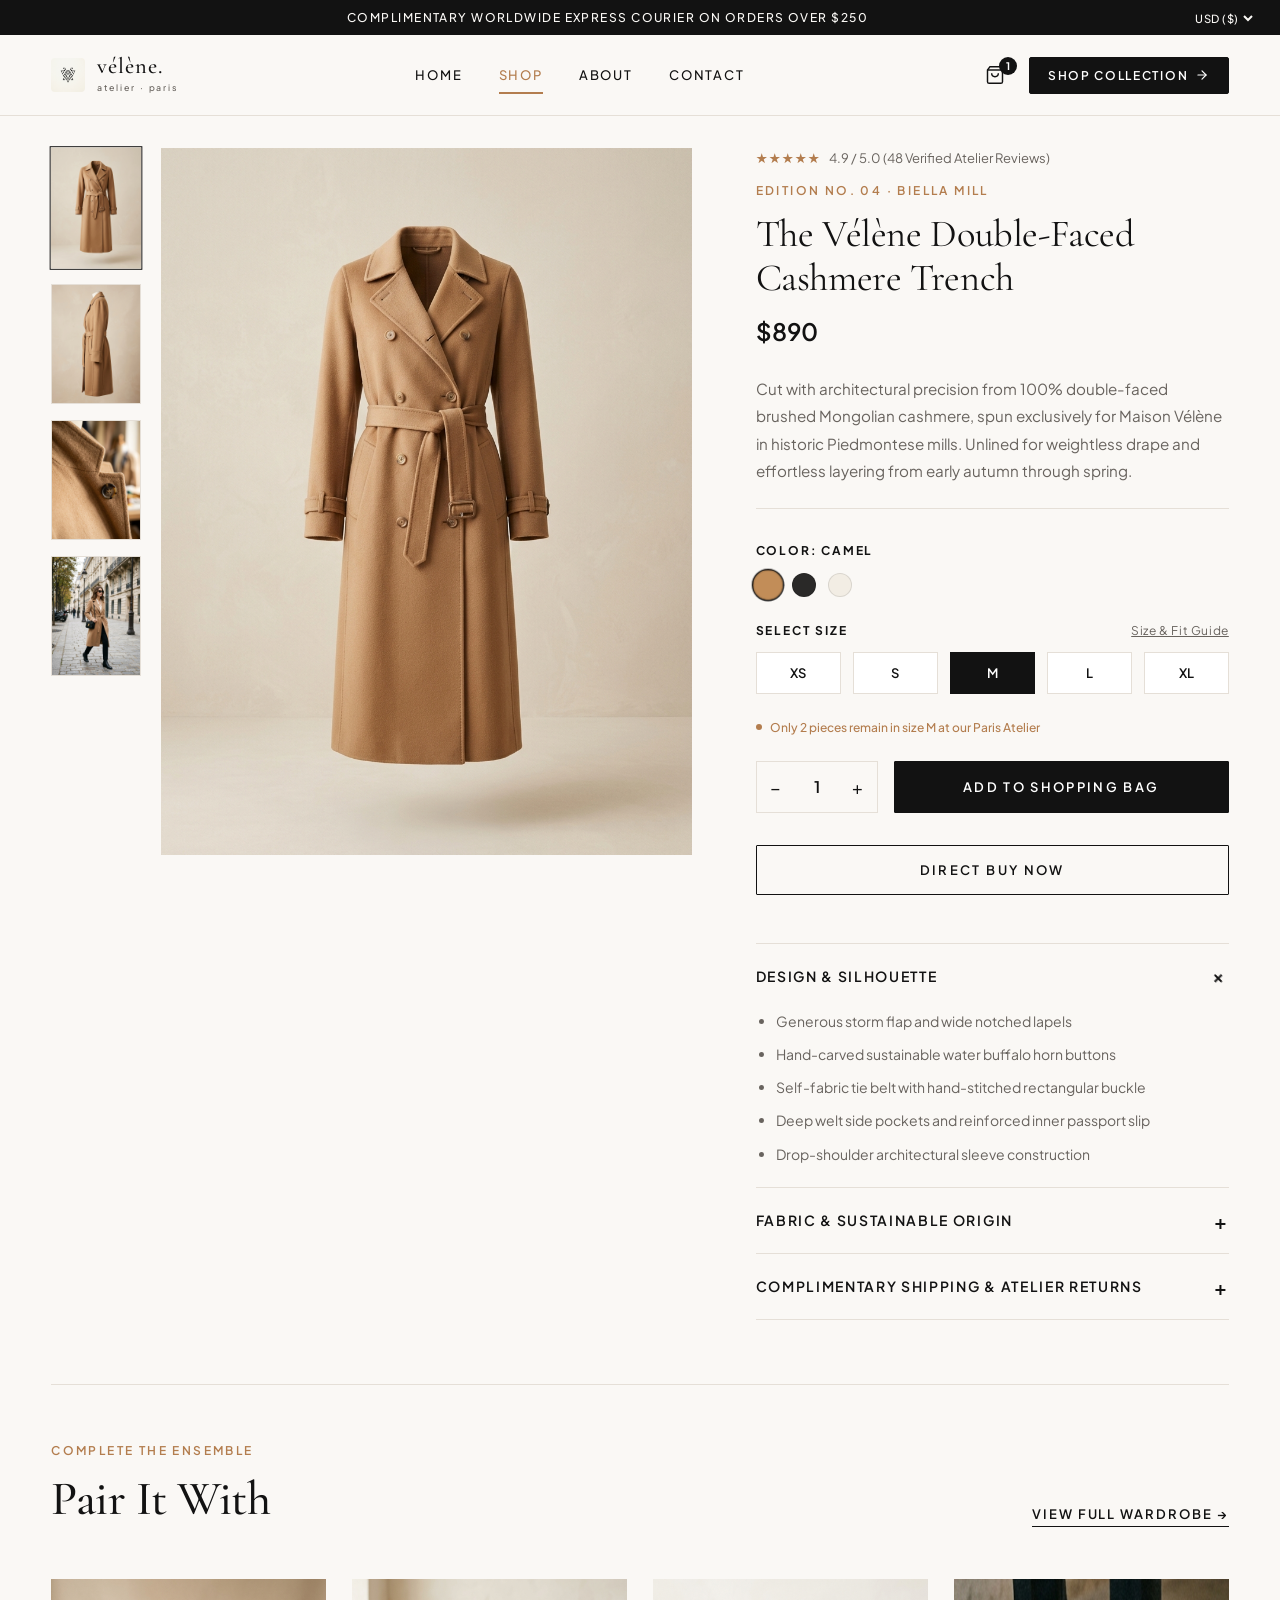
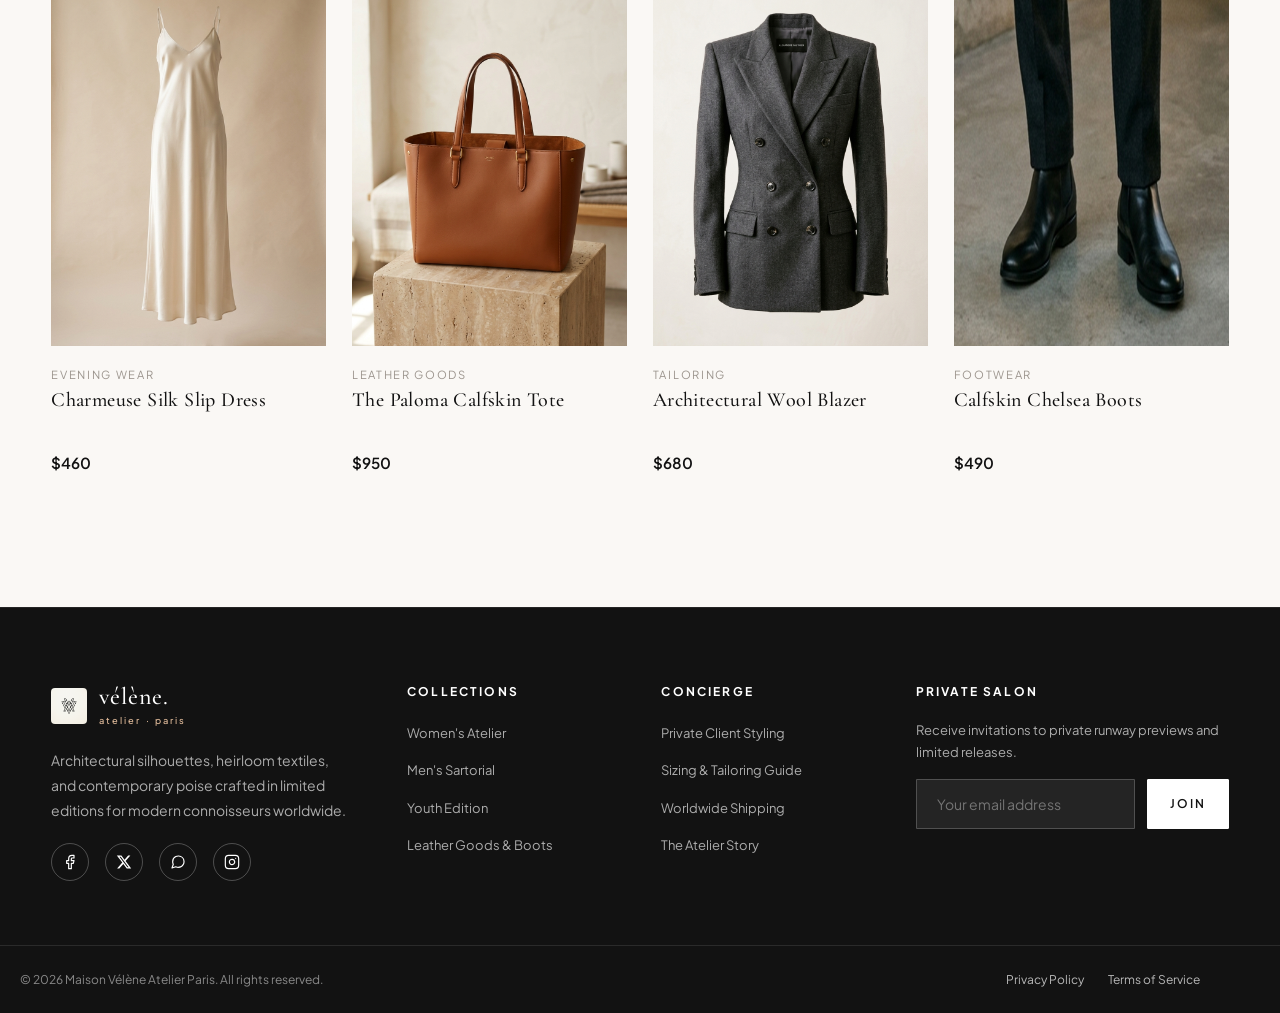
<file: product.html>
<!DOCTYPE html>
<html lang="en">
<head>
  <meta charset="UTF-8">
  <meta name="viewport" content="width=device-width, initial-scale=1.0">
  <title>The Vélène Double-Faced Cashmere Trench — vélène.</title>
  <meta name="description" content="Handcrafted in Biella from 100% double-faced brushed Mongolian cashmere. Features storm flaps, horn buttons, and an unstructured architectural drape.">
  <meta name="keywords" content="cashmere trench coat, luxury coat, camel coat, atelier outerwear, Maison Velene">
  <meta property="og:title" content="The Vélène Double-Faced Cashmere Trench — MAISON VÉLÈNE">
  <meta property="og:description" content="Handcrafted in Biella from 100% double-faced brushed Mongolian cashmere. Unstructured architectural drape.">
  <meta property="og:image" content="images/product_coat_front.jpg">
  <!-- Favicon / Brand Icon -->
  <link rel="icon" type="image/jpeg" href="images/brand_logo.jpg">
  <link rel="icon" type="image/png" sizes="32x32" href="images/favicon-32.png">
  <link rel="apple-touch-icon" sizes="192x192" href="images/favicon-192.png">
  <link rel="stylesheet" href="css/style.css">
</head>
<body>

  <!-- Editorial Announcement Bar -->
  <aside class="announcement-bar" aria-label="Store Announcement">
    <div></div>
    <div class="announcement-message">
      Complimentary Worldwide Express Courier on Orders Over $250
    </div>
    <div class="announcement-right">
      <select id="currency-selector" class="currency-select" aria-label="Currency Selector">
        <option value="USD">USD ($)</option>
        <option value="EUR">EUR (€)</option>
        <option value="GBP">GBP (£)</option>
      </select>
    </div>
  </aside>

  <!-- Global Header Navigation -->
  <header class="site-header">
    <div class="container header-inner">
      <button type="button" class="mobile-toggle" aria-label="Open Navigation Menu">
        <span></span>
        <span></span>
        <span></span>
      </button>

      <a href="index.html" class="brand-logo" aria-label="vélène. Home">
        <img src="images/brand_logo.jpg" alt="vélène. logo" class="brand-logo-mark">
        <div class="brand-text-wrapper">
          <span class="brand-name">vélène.</span>
          <span class="brand-sub">atelier · paris</span>
        </div>
      </a>

      <nav class="nav-desktop" aria-label="Primary Navigation">
        <a href="index.html" class="nav-link">Home</a>
        <a href="shop.html" class="nav-link active">Shop</a>
        <a href="about.html" class="nav-link">About</a>
        <a href="contact.html" class="nav-link">Contact</a>
      </nav>

      <div class="header-actions">
        <button type="button" class="action-btn cart-open-trigger" title="Shopping Bag" aria-label="View Shopping Bag">
          <svg width="20" height="20" viewBox="0 0 24 24" fill="none" stroke="currentColor" stroke-width="1.75">
            <path d="M6 2L3 6v14a2 2 0 0 0 2 2h14a2 2 0 0 0 2-2V6l-3-4z"/>
            <line x1="3" y1="6" x2="21" y2="6"/>
            <path d="M16 10a4 4 0 0 1-8 0"/>
          </svg>
          <span class="badge-count cart-badge-count">1</span>
        </button>
        <a href="shop.html" class="nav-cta-btn" aria-label="Shop Collection">
          <span>Shop Collection</span>
          <svg width="14" height="14" viewBox="0 0 24 24" fill="none" stroke="currentColor" stroke-width="2" stroke-linecap="round" stroke-linejoin="round"><path d="M5 12h14"/><path d="m12 5 7 7-7 7"/></svg>
        </a>
      </div>
    </div>
  </header>

  <!-- Mobile Navigation Drawer -->
  <div class="mobile-nav-drawer" role="dialog" aria-modal="true" aria-label="Mobile Navigation">
    <div class="mobile-nav-content">
      <div>
        <div class="mobile-nav-header">
          <div style="display:flex; align-items:center; gap:0.5rem;">
            <img src="images/brand_logo.jpg" alt="vélène. logo" style="width:26px; height:26px; border-radius:3px;">
            <span class="brand-name" style="font-size: 1.3rem; text-transform: lowercase;">vélène.</span>
          </div>
          <button type="button" class="mobile-nav-close" aria-label="Close navigation" style="font-size: 1.5rem; color: var(--color-noir);">&times;</button>
        </div>
        <div class="mobile-links">
          <a href="index.html" class="mobile-link">Home</a>
          <a href="shop.html" class="mobile-link">Shop</a>
          <a href="about.html" class="mobile-link">About</a>
          <a href="contact.html" class="mobile-link">Contact</a>
          <a href="shop.html" class="nav-cta-btn" style="margin-top: 1rem; width: 100%; justify-content: center;">
            <span>Shop Collection</span>
            <svg width="14" height="14" viewBox="0 0 24 24" fill="none" stroke="currentColor" stroke-width="2" stroke-linecap="round" stroke-linejoin="round"><path d="M5 12h14"/><path d="m12 5 7 7-7 7"/></svg>
          </a>
        </div>
      </div>
      <div style="border-top: 1px solid var(--color-border); padding-top: 1.5rem;">
        <p style="font-size: 0.8rem; color: var(--color-stone); margin-bottom: 0.5rem;">Paris · Rue Saint-Honoré</p>
        <p style="font-size: 0.8rem; color: var(--color-stone);">New York · Madison Avenue</p>
      </div>
    </div>
  </div>

  <!-- Slide-out Cart Drawer -->
  <div class="cart-drawer-overlay" role="dialog" aria-modal="true" aria-label="Shopping Bag">
    <div class="cart-drawer">
      <div class="cart-drawer-header">
        <h3 class="cart-drawer-title">Shopping Bag</h3>
        <button type="button" class="cart-drawer-close" aria-label="Close shopping bag">&times;</button>
      </div>
      <div class="cart-shipping-meter">
        <div class="shipping-meter-text">Add <strong>$0</strong> more for complimentary courier</div>
        <div class="shipping-progress-bar">
          <div class="shipping-progress-fill"></div>
        </div>
      </div>
      <div class="cart-items-container"></div>
      <div class="cart-drawer-footer">
        <div class="cart-subtotal-row">
          <span class="cart-subtotal-label">Subtotal</span>
          <span class="cart-subtotal-val">$890</span>
        </div>
        <div class="cart-tax-notice">Taxes, customs &amp; express shipping calculated at private checkout.</div>
        <button type="button" class="btn btn-primary btn-full btn-checkout-cart">
          Proceed to Private Checkout
        </button>
      </div>
    </div>
  </div>

  <!-- Size Guide Modal -->
  <div id="size-guide-modal" class="modal-overlay" role="dialog" aria-modal="true" aria-label="Size &amp; Fit Guide">
    <div class="modal-box">
      <button type="button" class="modal-close-btn" onclick="MaisonVelene.closeModal('size-guide-modal')">&times;</button>
      <div class="eyebrow">Atelier Tailoring Guide</div>
      <h2>Size &amp; Fit Measurements</h2>
      <p style="margin-top: 0.5rem; margin-bottom: 1.5rem;">All measurements reflect body measurements in inches and standard international sizing equivalents.</p>
      
      <table class="size-table">
        <thead>
          <tr>
            <th>Atelier Size</th>
            <th>US / UK</th>
            <th>EU / FR</th>
            <th>Bust (in)</th>
            <th>Waist (in)</th>
            <th>Hip (in)</th>
          </tr>
        </thead>
        <tbody>
          <tr>
            <td><strong>XS</strong></td>
            <td>0 - 2</td>
            <td>34</td>
            <td>32 - 33"</td>
            <td>24 - 25"</td>
            <td>34 - 35"</td>
          </tr>
          <tr>
            <td><strong>S</strong></td>
            <td>4 - 6</td>
            <td>36</td>
            <td>34 - 35"</td>
            <td>26 - 27"</td>
            <td>36 - 37"</td>
          </tr>
          <tr>
            <td><strong>M</strong></td>
            <td>8 - 10</td>
            <td>38 - 40</td>
            <td>36 - 37"</td>
            <td>28 - 29"</td>
            <td>38 - 39"</td>
          </tr>
          <tr>
            <td><strong>L</strong></td>
            <td>12 - 14</td>
            <td>42</td>
            <td>38 - 40"</td>
            <td>30 - 32"</td>
            <td>40 - 42"</td>
          </tr>
          <tr>
            <td><strong>XL</strong></td>
            <td>16</td>
            <td>44</td>
            <td>41 - 43"</td>
            <td>33 - 35"</td>
            <td>43 - 45"</td>
          </tr>
        </tbody>
      </table>

      <div style="margin-top: 2rem; background: var(--color-surface); padding: 1.25rem; border-left: 2px solid var(--color-accent); font-size: 0.85rem;">
        <strong>Bespoke Fitting Advisory:</strong> If you are between sizes or desire an oversized relaxed drape as styled on the Paris runway, we recommend ordering your true size. For tailored precision, our concierge offers complimentary fitting assistance.
      </div>
    </div>
  </div>

  <main id="main-content">
    <div class="container" style="padding-top: 2rem; padding-bottom: 5rem;">

      <!-- Main Product Details Grid -->
      <div class="product-detail-grid">

        <!-- Left: Sticky Multi-Angle Thumbnail Gallery -->
        <div class="product-gallery-sticky">
          <!-- Thumbnail Buttons -->
          <div class="product-gallery-thumbs">
            <button type="button" class="thumb-btn active" data-full-img="images/product_coat_front.jpg" aria-label="View front studio shot">
              <img src="images/product_coat_front.jpg" alt="Camel cashmere coat front view">
            </button>
            <button type="button" class="thumb-btn" data-full-img="images/product_coat_side.jpg" aria-label="View side profile angle">
              <img src="images/product_coat_side.jpg" alt="Camel cashmere coat side view">
            </button>
            <button type="button" class="thumb-btn" data-full-img="images/product_coat_detail.jpg" aria-label="View fabric texture and horn buttons">
              <img src="images/product_coat_detail.jpg" alt="Camel cashmere coat collar detail">
            </button>
            <button type="button" class="thumb-btn" data-full-img="images/product_coat_styled.jpg" aria-label="View street style look">
              <img src="images/product_coat_styled.jpg" alt="Model walking in Paris wearing the cashmere trench">
            </button>
          </div>

          <!-- Main High-Res Viewer -->
          <div class="product-gallery-main">
            <img id="product-main-view" class="gallery-main-img" src="images/product_coat_front.jpg" alt="The Vélène Double-Faced Cashmere Trench">
          </div>
        </div>

        <!-- Right: Product Purchase Summary & Options -->
        <div class="product-summary-col">
          <div class="product-rating-row">
            <span class="stars">&#9733;&#9733;&#9733;&#9733;&#9733;</span>
            <span>4.9 / 5.0 (48 Verified Atelier Reviews)</span>
          </div>

          <span class="eyebrow">Edition No. 04 · Biella Mill</span>
          <h1 id="p-title" class="product-detail-title">The Vélène Double-Faced Cashmere Trench</h1>
          <div class="product-detail-price">$890</div>

          <p class="product-detail-desc">
            Cut with architectural precision from 100% double-faced brushed Mongolian cashmere, spun exclusively for Maison Vélène in historic Piedmontese mills. Unlined for weightless drape and effortless layering from early autumn through spring.
          </p>

          <!-- Color Swatch Selector -->
          <div style="margin-bottom: 1.5rem;">
            <div class="selector-label">
              <span>Color: <strong id="active-color-name">Camel</strong></span>
            </div>
            <div class="product-swatches" style="gap: 0.75rem;">
              <button type="button" class="swatch-circle color-swatch-opt active" data-color-name="Camel" style="width: 24px; height: 24px; background-color: #C28D58;" title="Camel" aria-label="Select Camel color"></button>
              <button type="button" class="swatch-circle color-swatch-opt" data-color-name="Charcoal" style="width: 24px; height: 24px; background-color: #2A2928;" title="Charcoal" aria-label="Select Charcoal color"></button>
              <button type="button" class="swatch-circle color-swatch-opt" data-color-name="Ivory" style="width: 24px; height: 24px; background-color: #F2EDE4;" title="Ivory" aria-label="Select Ivory color"></button>
            </div>
          </div>

          <!-- Size Selector -->
          <div>
            <div class="selector-label">
              <span>Select Size</span>
              <button type="button" class="size-guide-btn" onclick="document.getElementById('size-guide-modal').classList.add('open'); document.body.style.overflow = 'hidden';">
                Size &amp; Fit Guide
              </button>
            </div>
            <div class="size-selector-grid">
              <button type="button" class="size-option-btn">XS</button>
              <button type="button" class="size-option-btn">S</button>
              <button type="button" class="size-option-btn active">M</button>
              <button type="button" class="size-option-btn">L</button>
              <button type="button" class="size-option-btn">XL</button>
            </div>

            <!-- Scarcity indicator -->
            <div class="stock-alert-pill">
              <span class="stock-dot"></span>
              <span id="stock-alert-text">Only 2 pieces remain in size M at our Paris Atelier</span>
            </div>
          </div>

          <!-- Quantity & Add to Cart -->
          <div class="cta-row">
            <div class="qty-picker">
              <button type="button" id="qty-minus-btn" aria-label="Decrease quantity">−</button>
              <input type="text" id="product-qty-input" value="1" readonly aria-label="Quantity">
              <button type="button" id="qty-plus-btn" aria-label="Increase quantity">+</button>
            </div>
            <button type="button" id="btn-add-to-cart-detail" class="btn btn-primary">
              Add to Shopping Bag
            </button>
          </div>

          <button type="button" id="btn-buy-now-detail" class="btn btn-outline btn-full" style="margin-bottom: 2rem;">
            Direct Buy Now
          </button>

          <!-- Accordion Tabs -->
          <div class="accordion-group">
            <!-- Details -->
            <div class="accordion-item active">
              <button type="button" class="accordion-trigger">
                <span>Design &amp; Silhouette</span>
                <span class="icon">+</span>
              </button>
              <div class="accordion-content">
                <ul style="list-style: disc; padding-left: 1.25rem; display: flex; flex-direction: column; gap: 0.5rem;">
                  <li>Generous storm flap and wide notched lapels</li>
                  <li>Hand-carved sustainable water buffalo horn buttons</li>
                  <li>Self-fabric tie belt with hand-stitched rectangular buckle</li>
                  <li>Deep welt side pockets and reinforced inner passport slip</li>
                  <li>Drop-shoulder architectural sleeve construction</li>
                </ul>
              </div>
            </div>

            <!-- Fabric & Care -->
            <div class="accordion-item">
              <button type="button" class="accordion-trigger">
                <span>Fabric &amp; Sustainable Origin</span>
                <span class="icon">+</span>
              </button>
              <div class="accordion-content">
                <p>
                  <strong>Composition:</strong> 100% Mongolian Cashmere, 480 gsm double-faced weave.<br>
                  <strong>Milled:</strong> Biella, Northern Italy.<br>
                  <strong>Care:</strong> Specialist luxury dry clean only. Store in provided cedarwood garment bag between seasons. Lightly steam to restore natural cashmere loft.
                </p>
              </div>
            </div>

            <!-- Shipping & Returns -->
            <div class="accordion-item">
              <button type="button" class="accordion-trigger">
                <span>Complimentary Shipping &amp; Atelier Returns</span>
                <span class="icon">+</span>
              </button>
              <div class="accordion-content">
                <p>
                  Delivered via complimentary express carbon-neutral courier in signature debossed gift packaging with an archival garment bag. Returns and exchanges are welcomed within 30 days of receipt in unworn condition with atelier seals intact.
                </p>
              </div>
            </div>
          </div>

        </div>
      </div>

      <!-- Related Products Section -->
      <section class="section-tight" style="border-top: 1px solid var(--color-border); margin-top: 4rem;">
        <div class="section-header">
          <div class="section-title-wrap">
            <span class="eyebrow">Complete The Ensemble</span>
            <h2>Pair It With</h2>
          </div>
          <a href="shop.html" class="btn-text">View Full Wardrobe &rarr;</a>
        </div>

        <div class="products-grid">
          <!-- Item 1 -->
          <article class="product-card">
            <div class="product-image-box">
              <a href="shop.html">
                <img src="images/product_silk_dress.jpg" alt="Silk slip dress" class="product-thumb" loading="lazy">
              </a>
              <div class="product-actions-bar">
                <button type="button" class="product-action-btn" onclick="MaisonVelene.openQuickView('velene-silk-slip-dress')">Quick View</button>
              </div>
            </div>
            <div class="product-meta">
              <span class="product-category-tag">Evening Wear</span>
              <h4 class="product-title"><a href="shop.html">Charmeuse Silk Slip Dress</a></h4>
              <div class="product-price-row">
                <span class="product-price">$460</span>
              </div>
            </div>
          </article>

          <!-- Item 2 -->
          <article class="product-card">
            <div class="product-image-box">
              <a href="shop.html">
                <img src="images/product_leather_bag.jpg" alt="Calfskin leather bag" class="product-thumb" loading="lazy">
              </a>
              <div class="product-actions-bar">
                <button type="button" class="product-action-btn" onclick="MaisonVelene.openQuickView('velene-leather-bag')">Quick View</button>
              </div>
            </div>
            <div class="product-meta">
              <span class="product-category-tag">Leather Goods</span>
              <h4 class="product-title"><a href="shop.html">The Paloma Calfskin Tote</a></h4>
              <div class="product-price-row">
                <span class="product-price">$950</span>
              </div>
            </div>
          </article>

          <!-- Item 3 -->
          <article class="product-card">
            <div class="product-image-box">
              <a href="shop.html">
                <img src="images/product_wool_blazer.jpg" alt="Charcoal wool blazer" class="product-thumb" loading="lazy">
              </a>
              <div class="product-actions-bar">
                <button type="button" class="product-action-btn" onclick="MaisonVelene.openQuickView('velene-wool-blazer')">Quick View</button>
              </div>
            </div>
            <div class="product-meta">
              <span class="product-category-tag">Tailoring</span>
              <h4 class="product-title"><a href="shop.html">Architectural Wool Blazer</a></h4>
              <div class="product-price-row">
                <span class="product-price">$680</span>
              </div>
            </div>
          </article>

          <!-- Item 4 -->
          <article class="product-card">
            <div class="product-image-box">
              <a href="shop.html">
                <img src="images/product_chelsea_boots.jpg" alt="Chelsea boots" class="product-thumb" loading="lazy">
              </a>
              <div class="product-actions-bar">
                <button type="button" class="product-action-btn" onclick="MaisonVelene.openQuickView('velene-chelsea-boots')">Quick View</button>
              </div>
            </div>
            <div class="product-meta">
              <span class="product-category-tag">Footwear</span>
              <h4 class="product-title"><a href="shop.html">Calfskin Chelsea Boots</a></h4>
              <div class="product-price-row">
                <span class="product-price">$490</span>
              </div>
            </div>
          </article>
        </div>
      </section>

    </div>
  </main>

  <!-- Global Footer -->
  <footer class="site-footer">
    <div class="container footer-top">
      <div class="footer-grid">
        <div class="footer-brand">
          <a href="index.html" class="brand-logo" aria-label="vélène. Home">
            <img src="images/brand_logo.jpg" alt="vélène. logo" class="brand-logo-mark">
            <div class="brand-text-wrapper">
              <span class="brand-name">vélène.</span>
              <span class="brand-sub">atelier · paris</span>
            </div>
          </a>
          <p>
            Architectural silhouettes, heirloom textiles, and contemporary poise crafted in limited editions for modern connoisseurs worldwide.
          </p>
          <div class="footer-social-row">
            <a href="https://facebook.com" class="social-icon-link" aria-label="Facebook" target="_blank" rel="noopener">
              <svg width="16" height="16" viewBox="0 0 24 24" fill="none" stroke="currentColor" stroke-width="1.75" stroke-linecap="round" stroke-linejoin="round">
                <path d="M18 2h-3a5 5 0 0 0-5 5v3H7v4h3v8h4v-8h3l1-4h-4V7a1 1 0 0 1 1-1h3z"/>
              </svg>
            </a>
            <a href="https://x.com" class="social-icon-link" aria-label="X (Twitter)" target="_blank" rel="noopener">
              <svg width="15" height="15" viewBox="0 0 24 24" fill="currentColor">
                <path d="M18.244 2.25h3.308l-7.227 8.26 8.502 11.24H16.17l-5.214-6.817L4.99 21.75H1.68l7.73-8.835L1.254 2.25H8.08l4.713 6.231zm-1.161 17.52h1.833L7.084 4.126H5.117z"/>
              </svg>
            </a>
            <a href="https://whatsapp.com" class="social-icon-link" aria-label="WhatsApp" target="_blank" rel="noopener">
              <svg width="16" height="16" viewBox="0 0 24 24" fill="none" stroke="currentColor" stroke-width="1.75" stroke-linecap="round" stroke-linejoin="round">
                <path d="M21 11.5a8.38 8.38 0 0 1-.9 3.8 8.5 8.5 0 0 1-7.6 4.7 8.38 8.38 0 0 1-3.8-.9L3 21l1.9-5.7a8.38 8.38 0 0 1-.9-3.8 8.5 8.5 0 0 1 4.7-7.6 8.38 8.38 0 0 1 3.8-.9h.5a8.48 8.48 0 0 1 8 8v.5z"/>
              </svg>
            </a>
            <a href="https://instagram.com" class="social-icon-link" aria-label="Instagram" target="_blank" rel="noopener">
              <svg width="16" height="16" viewBox="0 0 24 24" fill="none" stroke="currentColor" stroke-width="1.75" stroke-linecap="round" stroke-linejoin="round">
                <rect x="2" y="2" width="20" height="20" rx="5" ry="5"/>
                <path d="M16 11.37A4 4 0 1 1 12.63 8 4 4 0 0 1 16 11.37z"/>
                <line x1="17.5" y1="6.5" x2="17.51" y2="6.5"/>
              </svg>
            </a>
          </div>
        </div>
        <div class="footer-col">
          <h5>Collections</h5>
          <ul class="footer-links">
            <li><a href="shop.html?cat=women">Women's Atelier</a></li>
            <li><a href="shop.html?cat=men">Men's Sartorial</a></li>
            <li><a href="shop.html?cat=kids">Youth Edition</a></li>
            <li><a href="shop.html?cat=accessories">Leather Goods &amp; Boots</a></li>
          </ul>
        </div>
        <div class="footer-col">
          <h5>Concierge</h5>
          <ul class="footer-links">
            <li><a href="contact.html">Private Client Styling</a></li>
            <li><a href="contact.html#faq">Sizing &amp; Tailoring Guide</a></li>
            <li><a href="contact.html#shipping">Worldwide Shipping</a></li>
            <li><a href="about.html">The Atelier Story</a></li>
          </ul>
        </div>
        <div class="footer-col">
          <h5>Private Salon</h5>
          <p style="font-size: 0.8125rem; color: rgba(255,255,255,0.65); margin-bottom: 1rem;">
            Receive invitations to private runway previews and limited releases.
          </p>
          <form class="newsletter-form" action="#" method="POST" novalidate style="margin-top:0;">
            <input type="email" class="newsletter-input" style="background: rgba(255,255,255,0.08); border-color: rgba(255,255,255,0.2); color:#FFF;" placeholder="Your email address" required>
            <button type="submit" class="btn btn-primary btn-sm" style="background-color: #FFFFFF; color: var(--color-noir); border-color: #FFF;">Join</button>
          </form>
        </div>
      </div>
    </div>
    <div class="container footer-bottom">
      <div>&copy; 2026 Maison Vélène Atelier Paris. All rights reserved.</div>
      <div style="display: flex; gap: 1.5rem;">
        <a href="privacy.html">Privacy Policy</a>
        <a href="privacy.html#terms">Terms of Service</a>
      </div>
    </div>
  </footer>

  <script src="js/main.js"></script>
</body>
</html>
</file>
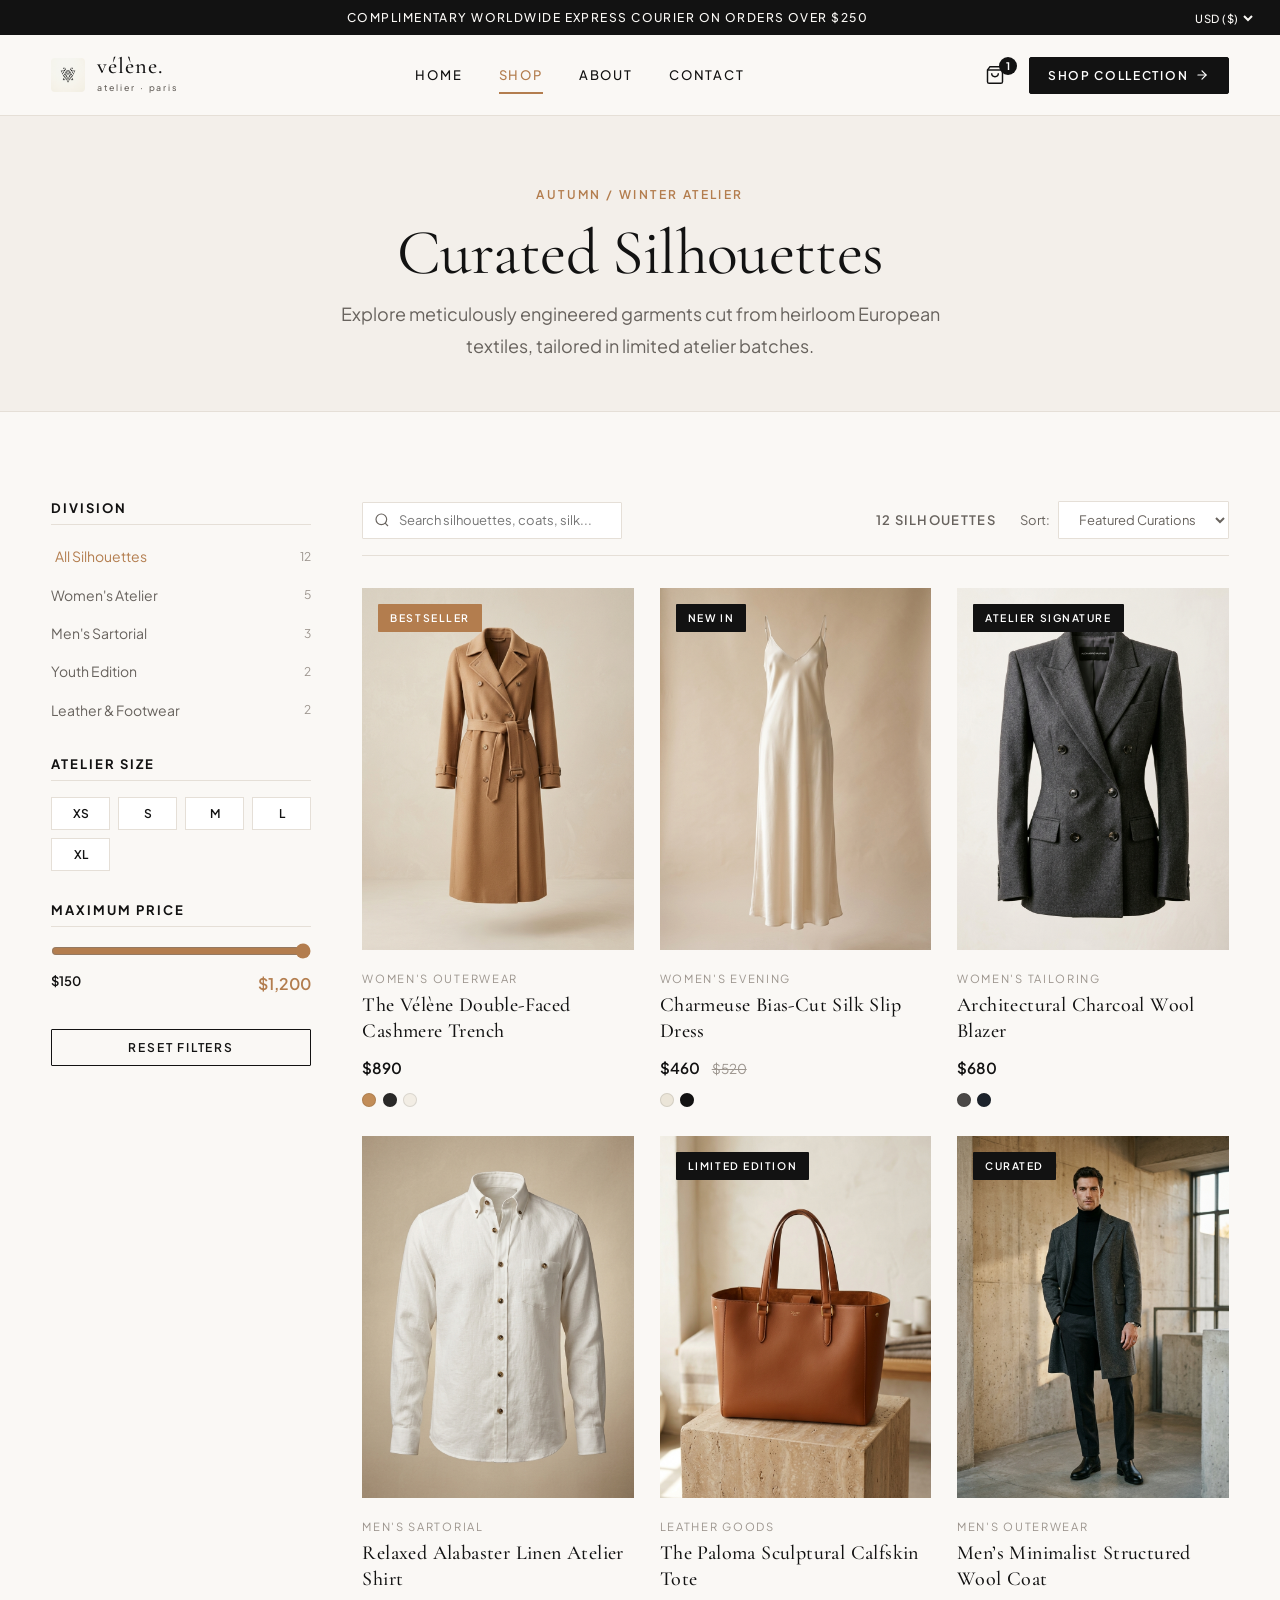
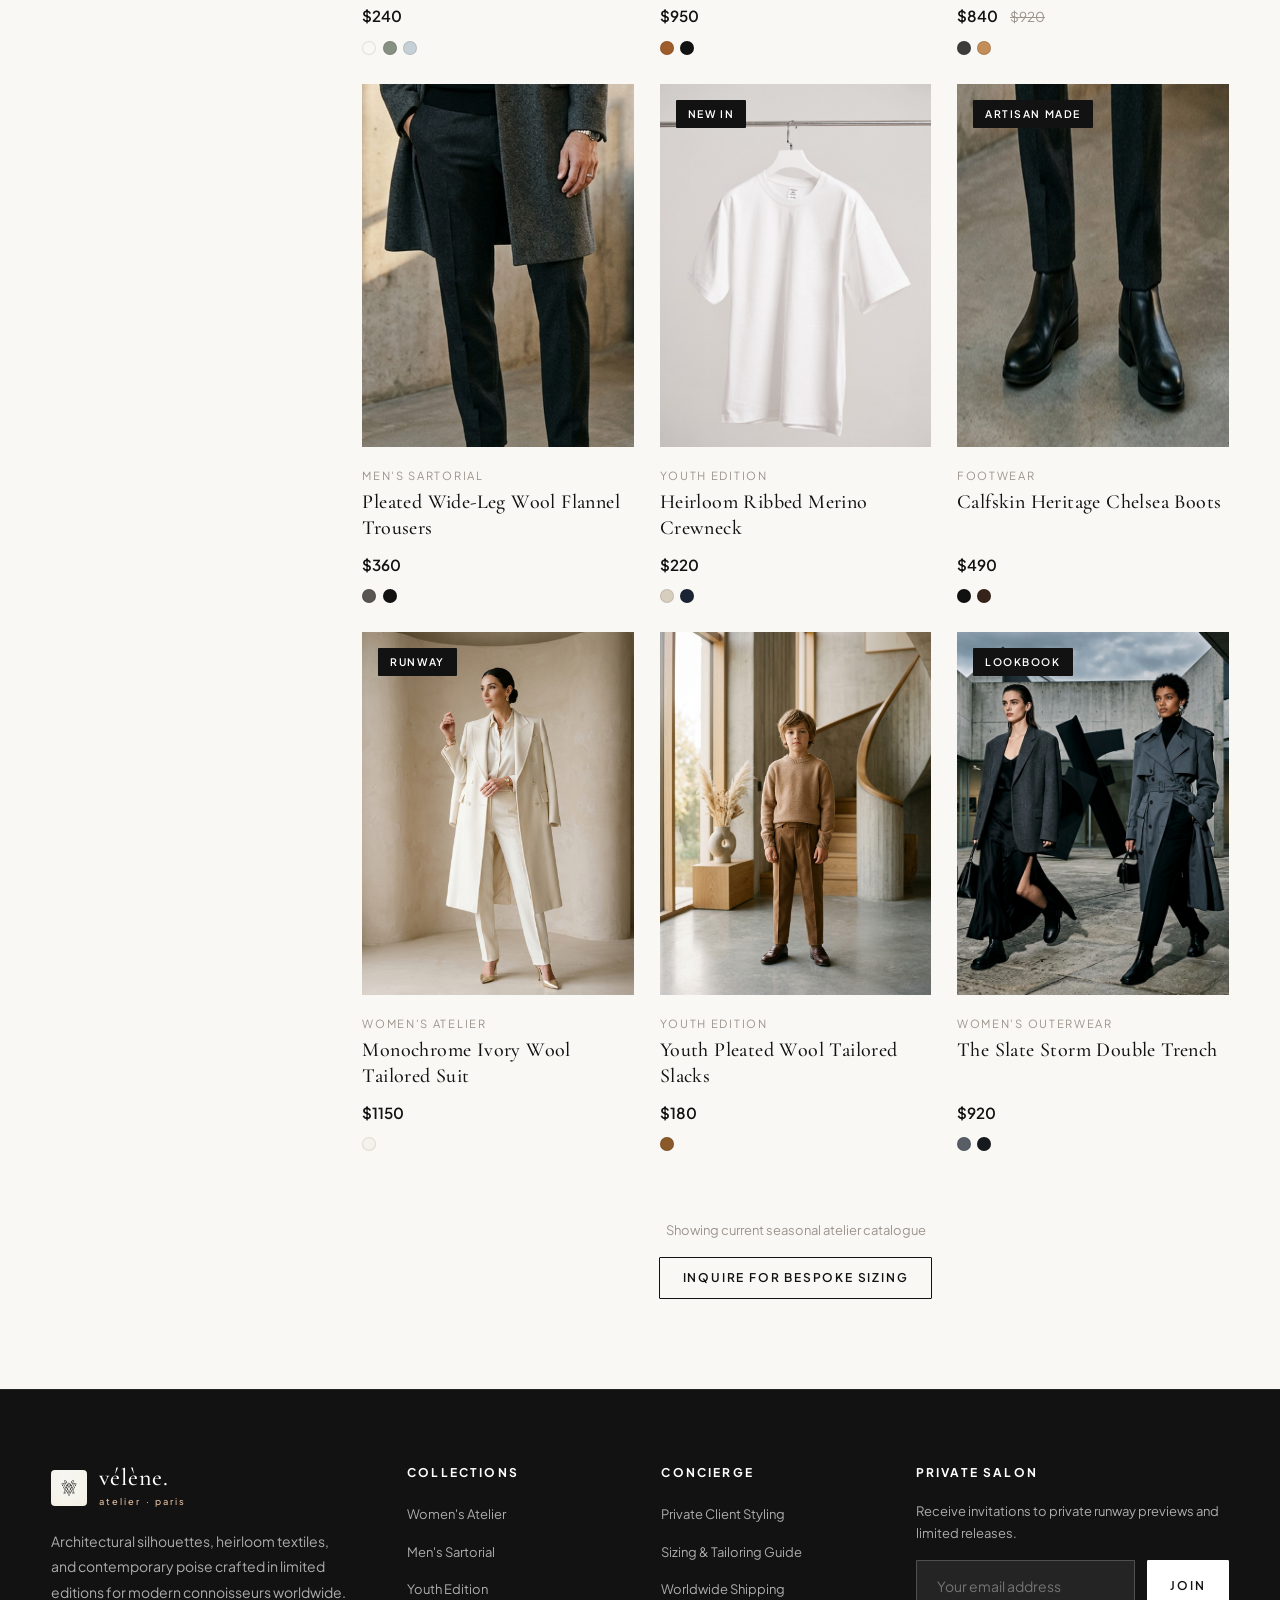
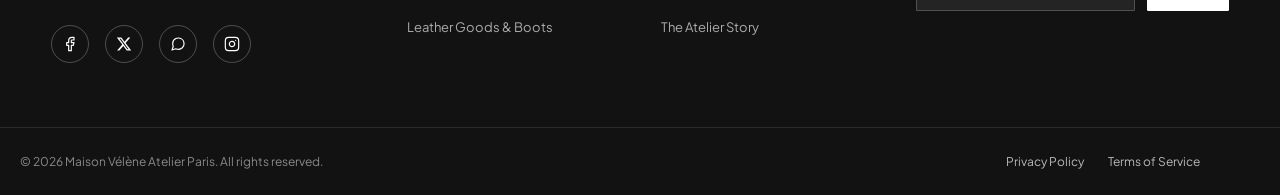
<file: shop.html>
<!DOCTYPE html>
<html lang="en">
<head>
  <meta charset="UTF-8">
  <meta name="viewport" content="width=device-width, initial-scale=1.0">
  <title>The Catalog &amp; Silhouettes — vélène.</title>
  <meta name="description" content="Explore Maison Vélène's curated luxury collections across women's tailoring, men's sartorial outerwear, youth knitwear, and handcrafted calfskin leather goods.">
  <meta name="keywords" content="luxury clothes, designer shop, cashmere coats, silk dresses, tailoring, Maison Velene catalog">
  <meta property="og:title" content="The Catalog &amp; Silhouettes — MAISON VÉLÈNE">
  <meta property="og:description" content="Explore Maison Vélène's curated luxury collections across women's tailoring, men's sartorial outerwear, and leather goods.">
  <meta property="og:image" content="images/hero_banner.jpg">
  <!-- Favicon / Brand Icon -->
  <link rel="icon" type="image/jpeg" href="images/brand_logo.jpg">
  <link rel="icon" type="image/png" sizes="32x32" href="images/favicon-32.png">
  <link rel="apple-touch-icon" sizes="192x192" href="images/favicon-192.png">
  <link rel="stylesheet" href="css/style.css">
</head>
<body>

  <!-- Editorial Announcement Bar -->
  <aside class="announcement-bar" aria-label="Store Announcement">
    <div></div>
    <div class="announcement-message">
      Complimentary Worldwide Express Courier on Orders Over $250
    </div>
    <div class="announcement-right">
      <select id="currency-selector" class="currency-select" aria-label="Currency Selector">
        <option value="USD">USD ($)</option>
        <option value="EUR">EUR (€)</option>
        <option value="GBP">GBP (£)</option>
      </select>
    </div>
  </aside>

  <!-- Global Header Navigation -->
  <header class="site-header">
    <div class="container header-inner">
      <button type="button" class="mobile-toggle" aria-label="Open Navigation Menu">
        <span></span>
        <span></span>
        <span></span>
      </button>

      <a href="index.html" class="brand-logo" aria-label="vélène. Home">
        <img src="images/brand_logo.jpg" alt="vélène. logo" class="brand-logo-mark">
        <div class="brand-text-wrapper">
          <span class="brand-name">vélène.</span>
          <span class="brand-sub">atelier · paris</span>
        </div>
      </a>

      <nav class="nav-desktop" aria-label="Primary Navigation">
        <a href="index.html" class="nav-link">Home</a>
        <a href="shop.html" class="nav-link active">Shop</a>
        <a href="about.html" class="nav-link">About</a>
        <a href="contact.html" class="nav-link">Contact</a>
      </nav>

      <div class="header-actions">
        <button type="button" class="action-btn cart-open-trigger" title="Shopping Bag" aria-label="View Shopping Bag">
          <svg width="20" height="20" viewBox="0 0 24 24" fill="none" stroke="currentColor" stroke-width="1.75">
            <path d="M6 2L3 6v14a2 2 0 0 0 2 2h14a2 2 0 0 0 2-2V6l-3-4z"/>
            <line x1="3" y1="6" x2="21" y2="6"/>
            <path d="M16 10a4 4 0 0 1-8 0"/>
          </svg>
          <span class="badge-count cart-badge-count">1</span>
        </button>
        <a href="shop.html" class="nav-cta-btn" aria-label="Shop Collection">
          <span>Shop Collection</span>
          <svg width="14" height="14" viewBox="0 0 24 24" fill="none" stroke="currentColor" stroke-width="2" stroke-linecap="round" stroke-linejoin="round"><path d="M5 12h14"/><path d="m12 5 7 7-7 7"/></svg>
        </a>
      </div>
    </div>
  </header>

  <!-- Mobile Navigation Drawer -->
  <div class="mobile-nav-drawer" role="dialog" aria-modal="true" aria-label="Mobile Navigation">
    <div class="mobile-nav-content">
      <div>
        <div class="mobile-nav-header">
          <div style="display:flex; align-items:center; gap:0.5rem;">
            <img src="images/brand_logo.jpg" alt="vélène. logo" style="width:26px; height:26px; border-radius:3px;">
            <span class="brand-name" style="font-size: 1.3rem; text-transform: lowercase;">vélène.</span>
          </div>
          <button type="button" class="mobile-nav-close" aria-label="Close navigation" style="font-size: 1.5rem; color: var(--color-noir);">&times;</button>
        </div>
        <div class="mobile-links">
          <a href="index.html" class="mobile-link">Home</a>
          <a href="shop.html" class="mobile-link active">Shop</a>
          <a href="about.html" class="mobile-link">About</a>
          <a href="contact.html" class="mobile-link">Contact</a>
          <a href="shop.html" class="nav-cta-btn" style="margin-top: 1rem; width: 100%; justify-content: center;">
            <span>Shop Collection</span>
            <svg width="14" height="14" viewBox="0 0 24 24" fill="none" stroke="currentColor" stroke-width="2" stroke-linecap="round" stroke-linejoin="round"><path d="M5 12h14"/><path d="m12 5 7 7-7 7"/></svg>
          </a>
        </div>
      </div>
      <div style="border-top: 1px solid var(--color-border); padding-top: 1.5rem;">
        <p style="font-size: 0.8rem; color: var(--color-stone); margin-bottom: 0.5rem;">Paris · Rue Saint-Honoré</p>
        <p style="font-size: 0.8rem; color: var(--color-stone);">New York · Madison Avenue</p>
      </div>
    </div>
  </div>

  <!-- Slide-out Cart Drawer -->
  <div class="cart-drawer-overlay" role="dialog" aria-modal="true" aria-label="Shopping Bag">
    <div class="cart-drawer">
      <div class="cart-drawer-header">
        <h3 class="cart-drawer-title">Shopping Bag</h3>
        <button type="button" class="cart-drawer-close" aria-label="Close shopping bag">&times;</button>
      </div>
      <div class="cart-shipping-meter">
        <div class="shipping-meter-text">Add <strong>$0</strong> more for complimentary courier</div>
        <div class="shipping-progress-bar">
          <div class="shipping-progress-fill"></div>
        </div>
      </div>
      <div class="cart-items-container"></div>
      <div class="cart-drawer-footer">
        <div class="cart-subtotal-row">
          <span class="cart-subtotal-label">Subtotal</span>
          <span class="cart-subtotal-val">$890</span>
        </div>
        <div class="cart-tax-notice">Taxes, customs &amp; express shipping calculated at private checkout.</div>
        <button type="button" class="btn btn-primary btn-full btn-checkout-cart">
          Proceed to Private Checkout
        </button>
      </div>
    </div>
  </div>

  <main id="main-content">
    <!-- Page Header & Breadcrumbs -->
    <section class="page-hero">
      <div class="container">
        <span class="eyebrow">Autumn / Winter Atelier</span>
        <h1>Curated Silhouettes</h1>
        <p class="lead" style="max-width: 600px; margin: 0.5rem auto 0;">
          Explore meticulously engineered garments cut from heirloom European textiles, tailored in limited atelier batches.
        </p>
      </div>
    </section>

    <!-- Catalog Content -->
    <section class="section">
      <div class="container">
        <div class="shop-layout">

          <!-- Left Filter Sidebar -->
          <aside class="shop-sidebar" aria-label="Catalog Filters">
            <!-- Mobile & Tablet Filter Options Button -->
            <button type="button" class="mobile-filter-toggle" id="mobile-filter-toggle" aria-expanded="false" aria-controls="shop-filter-panel">
              <div style="display: flex; align-items: center; gap: 0.6rem;">
                <svg width="18" height="18" viewBox="0 0 24 24" fill="none" stroke="currentColor" stroke-width="2" stroke-linecap="round" stroke-linejoin="round">
                  <polygon points="22 3 2 3 10 12.46 10 19 14 21 14 12.46 22 3"></polygon>
                </svg>
                <span>Filter Options</span>
              </div>
              <span class="filter-toggle-icon" id="filter-toggle-icon">+</span>
            </button>

            <!-- Filter Panel Content -->
            <div class="shop-filter-panel" id="shop-filter-panel">
              <!-- Category Filter -->
              <div>
                <h3 class="filter-group-title">Division</h3>
                <div class="filter-list">
                  <a href="#" class="filter-link active" data-category="all">
                    <span>All Silhouettes</span>
                    <span class="filter-count">12</span>
                  </a>
                  <a href="#" class="filter-link" data-category="women">
                    <span>Women's Atelier</span>
                    <span class="filter-count">5</span>
                  </a>
                  <a href="#" class="filter-link" data-category="men">
                    <span>Men's Sartorial</span>
                    <span class="filter-count">3</span>
                  </a>
                  <a href="#" class="filter-link" data-category="kids">
                    <span>Youth Edition</span>
                    <span class="filter-count">2</span>
                  </a>
                  <a href="#" class="filter-link" data-category="accessories">
                    <span>Leather &amp; Footwear</span>
                    <span class="filter-count">2</span>
                  </a>
                </div>
              </div>

              <!-- Size Filter -->
              <div>
                <h3 class="filter-group-title">Atelier Size</h3>
                <div class="size-pill-grid">
                  <button type="button" class="size-pill" data-size="XS">XS</button>
                  <button type="button" class="size-pill" data-size="S">S</button>
                  <button type="button" class="size-pill" data-size="M">M</button>
                  <button type="button" class="size-pill" data-size="L">L</button>
                  <button type="button" class="size-pill" data-size="XL">XL</button>
                </div>
              </div>

              <!-- Price Slider -->
              <div>
                <h3 class="filter-group-title">Maximum Price</h3>
                <div class="price-slider-wrap">
                  <label for="shop-price-slider" class="visually-hidden" style="display:none;">Max Price Filter</label>
                  <input type="range" id="shop-price-slider" class="price-slider" min="150" max="1200" step="50" value="1200">
                  <div class="price-values">
                    <span>$150</span>
                    <span id="shop-price-display" style="color: var(--color-accent); font-size: 1rem;">$1,200</span>
                  </div>
                </div>
              </div>

              <!-- Reset Filters -->
              <div>
                <button type="button" class="btn btn-outline btn-full btn-sm" onclick="MaisonVelene.resetFilters()">
                  Reset Filters
                </button>
              </div>
            </div>
          </aside>

          <!-- Right Product Grid Area -->
          <div>
            <!-- Top Controls Bar -->
            <div class="shop-topbar">
              <!-- Search box -->
              <div class="shop-search-box">
                <svg class="shop-search-icon" viewBox="0 0 24 24" fill="none" stroke="currentColor" stroke-width="1.75">
                  <circle cx="11" cy="11" r="8"/>
                  <line x1="21" y1="21" x2="16.65" y2="16.65"/>
                </svg>
                <input type="text" id="shop-search-input" class="shop-search-input" placeholder="Search silhouettes, coats, silk...">
              </div>

              <!-- Item count & Sorting -->
              <div style="display: flex; align-items: center; gap: 1.5rem; flex-wrap: wrap;">
                <span id="shop-product-count" style="font-size: 0.8125rem; font-weight: 600; text-transform: uppercase; letter-spacing: 0.1em; color: var(--color-stone);">
                  12 Silhouettes
                </span>
                <div class="sort-select-wrap">
                  <label for="shop-sort-select">Sort:</label>
                  <select id="shop-sort-select" class="sort-select">
                    <option value="featured">Featured Curations</option>
                    <option value="newest">Newest Arrivals</option>
                    <option value="price-low">Price: Low to High</option>
                    <option value="price-high">Price: High to Low</option>
                  </select>
                </div>
              </div>
            </div>

            <!-- Products Grid (Interactive JS Populated) -->
            <div id="shop-products-grid" class="products-grid products-grid-3">
              <!-- Rendered dynamically by js/main.js initShopCatalog() -->
            </div>

            <!-- Load More / Footer Affordance -->
            <div class="load-more-wrap">
              <p style="font-size: 0.8125rem; color: var(--color-light-stone); margin-bottom: 1rem;">Showing current seasonal atelier catalogue</p>
              <a href="contact.html" class="btn btn-outline btn-sm">Inquire for Bespoke Sizing</a>
            </div>
          </div>

        </div>
      </div>
    </section>
  </main>

  <!-- Global Footer -->
  <footer class="site-footer">
    <div class="container footer-top">
      <div class="footer-grid">
        <div class="footer-brand">
          <a href="index.html" class="brand-logo" aria-label="vélène. Home">
            <img src="images/brand_logo.jpg" alt="vélène. logo" class="brand-logo-mark">
            <div class="brand-text-wrapper">
              <span class="brand-name">vélène.</span>
              <span class="brand-sub">atelier · paris</span>
            </div>
          </a>
          <p>
            Architectural silhouettes, heirloom textiles, and contemporary poise crafted in limited editions for modern connoisseurs worldwide.
          </p>
          <div class="footer-social-row">
            <a href="https://facebook.com" class="social-icon-link" aria-label="Facebook" target="_blank" rel="noopener">
              <svg width="16" height="16" viewBox="0 0 24 24" fill="none" stroke="currentColor" stroke-width="1.75" stroke-linecap="round" stroke-linejoin="round">
                <path d="M18 2h-3a5 5 0 0 0-5 5v3H7v4h3v8h4v-8h3l1-4h-4V7a1 1 0 0 1 1-1h3z"/>
              </svg>
            </a>
            <a href="https://x.com" class="social-icon-link" aria-label="X (Twitter)" target="_blank" rel="noopener">
              <svg width="15" height="15" viewBox="0 0 24 24" fill="currentColor">
                <path d="M18.244 2.25h3.308l-7.227 8.26 8.502 11.24H16.17l-5.214-6.817L4.99 21.75H1.68l7.73-8.835L1.254 2.25H8.08l4.713 6.231zm-1.161 17.52h1.833L7.084 4.126H5.117z"/>
              </svg>
            </a>
            <a href="https://whatsapp.com" class="social-icon-link" aria-label="WhatsApp" target="_blank" rel="noopener">
              <svg width="16" height="16" viewBox="0 0 24 24" fill="none" stroke="currentColor" stroke-width="1.75" stroke-linecap="round" stroke-linejoin="round">
                <path d="M21 11.5a8.38 8.38 0 0 1-.9 3.8 8.5 8.5 0 0 1-7.6 4.7 8.38 8.38 0 0 1-3.8-.9L3 21l1.9-5.7a8.38 8.38 0 0 1-.9-3.8 8.5 8.5 0 0 1 4.7-7.6 8.38 8.38 0 0 1 3.8-.9h.5a8.48 8.48 0 0 1 8 8v.5z"/>
              </svg>
            </a>
            <a href="https://instagram.com" class="social-icon-link" aria-label="Instagram" target="_blank" rel="noopener">
              <svg width="16" height="16" viewBox="0 0 24 24" fill="none" stroke="currentColor" stroke-width="1.75" stroke-linecap="round" stroke-linejoin="round">
                <rect x="2" y="2" width="20" height="20" rx="5" ry="5"/>
                <path d="M16 11.37A4 4 0 1 1 12.63 8 4 4 0 0 1 16 11.37z"/>
                <line x1="17.5" y1="6.5" x2="17.51" y2="6.5"/>
              </svg>
            </a>
          </div>
        </div>
        <div class="footer-col">
          <h5>Collections</h5>
          <ul class="footer-links">
            <li><a href="shop.html?cat=women">Women's Atelier</a></li>
            <li><a href="shop.html?cat=men">Men's Sartorial</a></li>
            <li><a href="shop.html?cat=kids">Youth Edition</a></li>
            <li><a href="shop.html?cat=accessories">Leather Goods &amp; Boots</a></li>
          </ul>
        </div>
        <div class="footer-col">
          <h5>Concierge</h5>
          <ul class="footer-links">
            <li><a href="contact.html">Private Client Styling</a></li>
            <li><a href="contact.html#faq">Sizing &amp; Tailoring Guide</a></li>
            <li><a href="contact.html#shipping">Worldwide Shipping</a></li>
            <li><a href="about.html">The Atelier Story</a></li>
          </ul>
        </div>
        <div class="footer-col">
          <h5>Private Salon</h5>
          <p style="font-size: 0.8125rem; color: rgba(255,255,255,0.65); margin-bottom: 1rem;">
            Receive invitations to private runway previews and limited releases.
          </p>
          <form class="newsletter-form" action="#" method="POST" novalidate style="margin-top:0;">
            <input type="email" class="newsletter-input" style="background: rgba(255,255,255,0.08); border-color: rgba(255,255,255,0.2); color:#FFF;" placeholder="Your email address" required>
            <button type="submit" class="btn btn-primary btn-sm" style="background-color: #FFFFFF; color: var(--color-noir); border-color: #FFF;">Join</button>
          </form>
        </div>
      </div>
    </div>
    <div class="container footer-bottom">
      <div>&copy; 2026 Maison Vélène Atelier Paris. All rights reserved.</div>
      <div style="display: flex; gap: 1.5rem;">
        <a href="privacy.html">Privacy Policy</a>
        <a href="privacy.html#terms">Terms of Service</a>
      </div>
    </div>
  </footer>

  <script src="js/main.js"></script>
</body>
</html>
</file>
<file: css/style.css>
/* ==========================================================================
   MAISON VÉLÈNE — HIGH-FASHION DESIGN SYSTEM & STYLESHEET
   Atelier de Prêt-à-Porter · Paris & New York
   ========================================================================== */

@import url('https://fonts.googleapis.com/css2?family=Cormorant+Garamond:ital,wght@0,300;0,400;0,500;0,600;0,700;1,400;1,600&family=Plus+Jakarta+Sans:wght@300;400;500;600;700&display=swap');

/* --- CSS Variables & Design Tokens --- */
:root {
  --color-bg: #FAF8F5;
  --color-surface: #F3EFEA;
  --color-surface-hover: #EAE4DD;
  --color-card: #FFFFFF;
  --color-noir: #121212;
  --color-noir-soft: #242220;
  --color-stone: #68635E;
  --color-light-stone: #9C958E;
  --color-border: #E5DFD7;
  --color-border-light: #F0EAE3;
  --color-accent: #B37D4E;
  --color-accent-hover: #96663C;
  --color-accent-light: #F5EEE6;
  --color-success: #3A6946;
  --color-error: #9E3737;

  --font-serif: 'Cormorant Garamond', Georgia, serif;
  --font-sans: 'Plus Jakarta Sans', -apple-system, BlinkMacSystemFont, 'Segoe UI', Roboto, sans-serif;

  --container-max: 1380px;
  --container-narrow: 920px;
  --transition-fast: 0.2s cubic-bezier(0.16, 1, 0.3, 1);
  --transition-base: 0.35s cubic-bezier(0.16, 1, 0.3, 1);
  --transition-slow: 0.6s cubic-bezier(0.16, 1, 0.3, 1);

  --shadow-sm: 0 2px 8px rgba(18, 18, 18, 0.04);
  --shadow-md: 0 10px 30px rgba(18, 18, 18, 0.08);
  --shadow-lg: 0 20px 50px rgba(18, 18, 18, 0.12);

  --header-height: 80px;
  --announcement-height: 38px;
}

/* --- Base & Reset --- */
*, *::before, *::after {
  box-sizing: border-box;
  margin: 0;
  padding: 0;
}

html {
  font-size: 16px;
  scroll-behavior: smooth;
  -webkit-font-smoothing: antialiased;
  -moz-osx-font-smoothing: grayscale;
}

body {
  font-family: var(--font-sans);
  background-color: var(--color-bg);
  color: var(--color-noir);
  line-height: 1.6;
  font-weight: 400;
  overflow-x: hidden;
  display: flex;
  flex-direction: column;
  min-height: 100vh;
}

img {
  max-width: 100%;
  height: auto;
  display: block;
  object-fit: cover;
}

a {
  color: inherit;
  text-decoration: none;
  transition: color var(--transition-fast);
}

button, input, select, textarea {
  font-family: inherit;
  font-size: inherit;
  color: inherit;
  border: none;
  outline: none;
  background: none;
}

button {
  cursor: pointer;
  user-select: none;
}

ul, ol {
  list-style: none;
}

/* --- Typography --- */
h1, h2, h3, h4, h5, h6 {
  font-family: var(--font-serif);
  font-weight: 500;
  line-height: 1.15;
  letter-spacing: -0.01em;
  color: var(--color-noir);
}

h1 {
  font-size: clamp(2.5rem, 5vw, 4.25rem);
  font-weight: 400;
}

h2 {
  font-size: clamp(2rem, 3.8vw, 3rem);
}

h3 {
  font-size: clamp(1.4rem, 2.2vw, 1.85rem);
}

h4 {
  font-size: 1.25rem;
  letter-spacing: 0.02em;
}

p {
  color: var(--color-stone);
  font-size: 1rem;
  line-height: 1.7;
}

.eyebrow {
  font-family: var(--font-sans);
  font-size: 0.75rem;
  font-weight: 600;
  text-transform: uppercase;
  letter-spacing: 0.2em;
  color: var(--color-accent);
  display: inline-block;
  margin-bottom: 0.75rem;
}

.lead {
  font-size: 1.125rem;
  line-height: 1.8;
  color: var(--color-stone);
}

/* --- Layout Containers --- */
.container {
  width: 100%;
  max-width: var(--container-max);
  margin-left: auto;
  margin-right: auto;
  padding-left: clamp(1.25rem, 4vw, 3.5rem);
  padding-right: clamp(1.25rem, 4vw, 3.5rem);
}

.container-narrow {
  max-width: var(--container-narrow);
}

.section {
  padding-top: clamp(4rem, 7vw, 7.5rem);
  padding-bottom: clamp(4rem, 7vw, 7.5rem);
}

.section-tight {
  padding-top: clamp(2.5rem, 4vw, 4.5rem);
  padding-bottom: clamp(2.5rem, 4vw, 4.5rem);
}

/* --- Buttons & Affordances --- */
.btn {
  display: inline-flex;
  align-items: center;
  justify-content: center;
  gap: 0.75rem;
  padding: 1rem 2.25rem;
  font-size: 0.8125rem;
  font-weight: 600;
  text-transform: uppercase;
  letter-spacing: 0.18em;
  border-radius: 1px;
  transition: all var(--transition-base);
  position: relative;
  overflow: hidden;
  text-align: center;
}

.btn-primary {
  background-color: var(--color-noir);
  color: #FFFFFF;
  border: 1px solid var(--color-noir);
}

.btn-primary:hover {
  background-color: var(--color-accent);
  border-color: var(--color-accent);
  color: #FFFFFF;
  transform: translateY(-2px);
  box-shadow: 0 8px 20px rgba(179, 125, 78, 0.25);
}

.btn-outline {
  background-color: transparent;
  color: var(--color-noir);
  border: 1px solid var(--color-noir);
}

.btn-outline:hover {
  background-color: var(--color-noir);
  color: #FFFFFF;
  transform: translateY(-2px);
}

.btn-outline-white {
  background-color: transparent;
  color: #FFFFFF;
  border: 1px solid rgba(255, 255, 255, 0.6);
}

.btn-outline-white:hover {
  background-color: #FFFFFF;
  color: var(--color-noir);
  border-color: #FFFFFF;
  transform: translateY(-2px);
}

.btn-sm {
  padding: 0.65rem 1.4rem;
  font-size: 0.75rem;
  letter-spacing: 0.15em;
}

.btn-full {
  width: 100%;
}

.btn-text {
  padding: 0;
  display: inline-flex;
  align-items: center;
  gap: 0.5rem;
  font-size: 0.8125rem;
  font-weight: 600;
  text-transform: uppercase;
  letter-spacing: 0.15em;
  color: var(--color-noir);
  border-bottom: 1px solid var(--color-noir);
  padding-bottom: 2px;
  transition: color var(--transition-fast), border-color var(--transition-fast);
}

.btn-text:hover {
  color: var(--color-accent);
  border-color: var(--color-accent);
}

/* ==========================================================================
   HEADER & NAVIGATION
   ========================================================================== */
.announcement-bar {
  background-color: var(--color-noir);
  color: #FAF8F5;
  font-size: 0.75rem;
  letter-spacing: 0.12em;
  text-transform: uppercase;
  padding: 0.5rem 1.5rem;
  display: flex;
  justify-content: space-between;
  align-items: center;
  position: relative;
  z-index: 50;
}

.announcement-message {
  margin: 0 auto;
  font-weight: 500;
  text-align: center;
}

.announcement-right {
  display: flex;
  align-items: center;
  gap: 1rem;
}

.currency-select {
  color: #FAF8F5;
  font-size: 0.7rem;
  font-weight: 500;
  background: transparent;
  cursor: pointer;
  letter-spacing: 0.05em;
}

.currency-select option {
  background-color: var(--color-noir);
  color: #FAF8F5;
}

.site-header {
  position: sticky;
  top: 0;
  z-index: 40;
  background-color: rgba(250, 248, 245, 0.94);
  backdrop-filter: blur(12px);
  -webkit-backdrop-filter: blur(12px);
  border-bottom: 1px solid var(--color-border);
  transition: transform var(--transition-base), background-color var(--transition-base);
}

.header-inner {
  display: flex;
  align-items: center;
  justify-content: space-between;
  height: var(--header-height);
}

/* Brand Logo & Unique Small Title */
.brand-logo {
  display: flex;
  align-items: center;
  gap: 0.75rem;
  text-decoration: none;
  transition: opacity var(--transition-fast);
}

.brand-logo:hover {
  opacity: 0.85;
}

.brand-logo-mark {
  width: 34px;
  height: 34px;
  object-fit: contain;
  border-radius: 4px;
}

.brand-text-wrapper {
  display: flex;
  flex-direction: column;
  align-items: flex-start;
}

.brand-name {
  font-family: var(--font-serif);
  font-size: 1.4rem;
  font-weight: 500;
  letter-spacing: 0.04em;
  color: var(--color-noir);
  text-transform: lowercase;
  line-height: 1;
}

.brand-sub {
  font-family: var(--font-sans);
  font-size: 0.55rem;
  font-weight: 500;
  letter-spacing: 0.22em;
  color: var(--color-stone);
  text-transform: lowercase;
  margin-top: 0.2rem;
}

/* Desktop Navigation */
.nav-desktop {
  display: flex;
  align-items: center;
  gap: 2.25rem;
}

.nav-link {
  font-size: 0.8125rem;
  font-weight: 500;
  text-transform: uppercase;
  letter-spacing: 0.14em;
  color: var(--color-noir);
  position: relative;
  padding: 0.5rem 0;
  transition: color var(--transition-fast);
}

.nav-link::after {
  content: '';
  position: absolute;
  bottom: 0;
  left: 0;
  width: 0;
  height: 1.5px;
  background-color: var(--color-accent);
  transition: width var(--transition-base);
}

.nav-link:hover, .nav-link.active {
  color: var(--color-accent);
}

.nav-link:hover::after, .nav-link.active::after {
  width: 100%;
}

/* Dropdown Menu */
.nav-item-has-dropdown {
  position: relative;
}

.dropdown-menu {
  position: absolute;
  top: 100%;
  left: 50%;
  transform: translateX(-50%) translateY(10px);
  background-color: var(--color-card);
  border: 1px solid var(--color-border);
  box-shadow: var(--shadow-md);
  padding: 1.25rem 1.75rem;
  min-width: 220px;
  opacity: 0;
  visibility: hidden;
  pointer-events: none;
  transition: all var(--transition-fast);
  z-index: 100;
}

.nav-item-has-dropdown:hover .dropdown-menu {
  opacity: 1;
  visibility: visible;
  pointer-events: auto;
  transform: translateX(-50%) translateY(0);
}

.dropdown-link {
  display: block;
  padding: 0.5rem 0;
  font-size: 0.8125rem;
  letter-spacing: 0.1em;
  color: var(--color-stone);
  transition: color var(--transition-fast), transform var(--transition-fast);
}

.dropdown-link:hover {
  color: var(--color-noir);
  transform: translateX(4px);
}

/* Header Action Icons */
.header-actions {
  display: flex;
  align-items: center;
  gap: 1.25rem;
}

.nav-cta-btn {
  display: inline-flex;
  align-items: center;
  gap: 0.45rem;
  padding: 0.5rem 1.15rem;
  background-color: var(--color-noir);
  color: #FFFFFF;
  font-family: var(--font-sans);
  font-size: 0.75rem;
  font-weight: 600;
  text-transform: uppercase;
  letter-spacing: 0.14em;
  border-radius: 2px;
  border: 1px solid var(--color-noir);
  transition: all var(--transition-fast);
  text-decoration: none;
  white-space: nowrap;
}

.nav-cta-btn:hover {
  background-color: var(--color-accent);
  border-color: var(--color-accent);
  color: #FFFFFF;
  transform: translateY(-1px);
  box-shadow: 0 4px 14px rgba(179, 125, 78, 0.28);
}

.nav-cta-btn svg {
  transition: transform var(--transition-fast);
}

.nav-cta-btn:hover svg {
  transform: translateX(3px);
}


.action-btn {
  display: flex;
  align-items: center;
  justify-content: center;
  color: var(--color-noir);
  font-size: 1.25rem;
  position: relative;
  transition: color var(--transition-fast), transform var(--transition-fast);
  padding: 0.25rem;
}

.action-btn:hover {
  color: var(--color-accent);
  transform: translateY(-1px);
}

.badge-count {
  position: absolute;
  top: -4px;
  right: -8px;
  background-color: var(--color-noir);
  color: #FFFFFF;
  font-size: 0.65rem;
  font-weight: 700;
  min-width: 18px;
  height: 18px;
  border-radius: 50%;
  display: flex;
  align-items: center;
  justify-content: center;
  line-height: 1;
  padding: 0 3px;
  transition: transform var(--transition-fast), background-color var(--transition-fast);
}

.badge-count.bump {
  transform: scale(1.3);
  background-color: var(--color-accent);
}

/* Mobile Toggle */
.mobile-toggle {
  display: none;
  flex-direction: column;
  gap: 5px;
  padding: 6px;
}

.mobile-toggle span {
  width: 22px;
  height: 1.5px;
  background-color: var(--color-noir);
  transition: transform var(--transition-fast), opacity var(--transition-fast);
}

/* Mobile Drawer */
.mobile-nav-drawer {
  position: fixed;
  top: 0;
  left: 0;
  width: 100%;
  height: 100vh;
  background-color: rgba(18, 18, 18, 0.6);
  backdrop-filter: blur(4px);
  z-index: 100;
  opacity: 0;
  visibility: hidden;
  transition: opacity var(--transition-base), visibility var(--transition-base);
}

.mobile-nav-drawer.open {
  opacity: 1;
  visibility: visible;
}

.mobile-nav-content {
  position: absolute;
  top: 0;
  left: 0;
  width: 85%;
  max-width: 380px;
  height: 100%;
  background-color: var(--color-bg);
  padding: 2.5rem 2rem;
  display: flex;
  flex-direction: column;
  justify-content: space-between;
  transform: translateX(-100%);
  transition: transform var(--transition-base);
  box-shadow: var(--shadow-lg);
  overflow-y: auto;
}

.mobile-nav-drawer.open .mobile-nav-content {
  transform: translateX(0);
}

.mobile-nav-header {
  display: flex;
  justify-content: space-between;
  align-items: center;
  padding-bottom: 1.5rem;
  border-bottom: 1px solid var(--color-border);
}

.mobile-links {
  margin-top: 2rem;
  display: flex;
  flex-direction: column;
  align-items: center;
  text-align: center;
  gap: 1.5rem;
}

.mobile-link {
  font-family: var(--font-serif);
  font-size: 1.5rem;
  color: var(--color-noir);
  text-align: center;
  width: 100%;
  transition: color var(--transition-fast);
}

.mobile-link:hover, .mobile-link.active {
  color: var(--color-accent);
}

/* ==========================================================================
   CART DRAWER (SLIDE-OUT)
   ========================================================================== */
.cart-drawer-overlay {
  position: fixed;
  top: 0;
  left: 0;
  width: 100%;
  height: 100vh;
  background-color: rgba(18, 18, 18, 0.55);
  backdrop-filter: blur(4px);
  z-index: 200;
  opacity: 0;
  visibility: hidden;
  transition: opacity var(--transition-base), visibility var(--transition-base);
}

.cart-drawer-overlay.open {
  opacity: 1;
  visibility: visible;
}

.cart-drawer {
  position: absolute;
  top: 0;
  right: 0;
  width: 100%;
  max-width: 440px;
  height: 100%;
  background-color: var(--color-card);
  display: flex;
  flex-direction: column;
  box-shadow: var(--shadow-lg);
  transform: translateX(100%);
  transition: transform var(--transition-base);
}

.cart-drawer-overlay.open .cart-drawer {
  transform: translateX(0);
}

.cart-drawer-header {
  padding: 1.75rem 2rem;
  display: flex;
  align-items: center;
  justify-content: space-between;
  border-bottom: 1px solid var(--color-border);
}

.cart-drawer-title {
  font-family: var(--font-serif);
  font-size: 1.4rem;
  letter-spacing: 0.05em;
}

.cart-drawer-close {
  font-size: 1.25rem;
  color: var(--color-stone);
  transition: color var(--transition-fast);
  padding: 4px;
}

.cart-drawer-close:hover {
  color: var(--color-noir);
}

.cart-shipping-meter {
  padding: 1rem 2rem;
  background-color: var(--color-surface);
  border-bottom: 1px solid var(--color-border);
  font-size: 0.8125rem;
  color: var(--color-stone);
}

.shipping-progress-bar {
  width: 100%;
  height: 4px;
  background-color: var(--color-border);
  margin-top: 0.5rem;
  border-radius: 2px;
  overflow: hidden;
}

.shipping-progress-fill {
  height: 100%;
  background-color: var(--color-accent);
  width: 60%;
  transition: width var(--transition-base);
}

.cart-items-container {
  flex: 1;
  overflow-y: auto;
  padding: 1.5rem 2rem;
  display: flex;
  flex-direction: column;
  gap: 1.5rem;
}

.cart-empty-state {
  display: flex;
  flex-direction: column;
  align-items: center;
  justify-content: center;
  text-align: center;
  padding: 4rem 1rem;
  gap: 1rem;
}

.cart-empty-state svg {
  width: 48px;
  height: 48px;
  stroke: var(--color-light-stone);
}

.cart-item {
  display: grid;
  grid-template-columns: 80px 1fr auto;
  gap: 1.25rem;
  align-items: center;
  padding-bottom: 1.5rem;
  border-bottom: 1px solid var(--color-border-light);
}

.cart-item-img {
  width: 80px;
  height: 105px;
  object-fit: cover;
  background-color: var(--color-surface);
}

.cart-item-details h4 {
  font-family: var(--font-serif);
  font-size: 1.1rem;
  margin-bottom: 0.25rem;
}

.cart-item-meta {
  font-size: 0.8rem;
  color: var(--color-stone);
  margin-bottom: 0.5rem;
}

.cart-item-price {
  font-weight: 600;
  font-size: 0.9rem;
  color: var(--color-noir);
}

.cart-qty-control {
  display: inline-flex;
  align-items: center;
  border: 1px solid var(--color-border);
  margin-top: 0.5rem;
}

.qty-btn {
  width: 26px;
  height: 26px;
  display: flex;
  align-items: center;
  justify-content: center;
  font-size: 0.85rem;
  color: var(--color-stone);
}

.qty-btn:hover {
  background-color: var(--color-surface);
  color: var(--color-noir);
}

.qty-number {
  width: 28px;
  text-align: center;
  font-size: 0.8125rem;
  font-weight: 600;
}

.cart-item-remove {
  font-size: 0.75rem;
  color: var(--color-light-stone);
  transition: color var(--transition-fast);
  align-self: flex-start;
  padding: 4px;
}

.cart-item-remove:hover {
  color: var(--color-error);
}

.cart-drawer-footer {
  padding: 1.75rem 2rem;
  border-top: 1px solid var(--color-border);
  background-color: var(--color-card);
}

.cart-subtotal-row {
  display: flex;
  justify-content: space-between;
  align-items: baseline;
  margin-bottom: 0.5rem;
}

.cart-subtotal-label {
  font-size: 0.85rem;
  text-transform: uppercase;
  letter-spacing: 0.1em;
  color: var(--color-stone);
}

.cart-subtotal-val {
  font-family: var(--font-serif);
  font-size: 1.5rem;
  font-weight: 600;
  color: var(--color-noir);
}

.cart-tax-notice {
  font-size: 0.75rem;
  color: var(--color-light-stone);
  margin-bottom: 1.25rem;
}

/* ==========================================================================
   TOAST NOTIFICATIONS
   ========================================================================== */
.toast-container {
  position: fixed;
  bottom: 2rem;
  right: 2rem;
  z-index: 999;
  display: flex;
  flex-direction: column;
  gap: 0.75rem;
  pointer-events: none;
}

.toast {
  background-color: var(--color-noir);
  color: #FFFFFF;
  padding: 1rem 1.5rem;
  border-radius: 2px;
  box-shadow: var(--shadow-lg);
  font-size: 0.875rem;
  display: flex;
  align-items: center;
  gap: 0.85rem;
  transform: translateY(20px);
  opacity: 0;
  transition: all var(--transition-base);
  pointer-events: auto;
  border-left: 3px solid var(--color-accent);
  max-width: 380px;
}

.toast.show {
  transform: translateY(0);
  opacity: 1;
}

/* ==========================================================================
   HERO SECTION (HOME)
   ========================================================================== */
.hero-section {
  position: relative;
  min-height: calc(100vh - var(--header-height) - var(--announcement-height));
  display: flex;
  align-items: center;
  background-color: var(--color-surface);
  overflow: hidden;
}

.hero-media-wrapper {
  position: absolute;
  inset: 0;
  z-index: 1;
}

.hero-image {
  width: 100%;
  height: 100%;
  object-fit: cover;
  object-position: 78% 30%;
  transform: scale(1.02);
  transition: transform 10s ease;
}

.hero-section:hover .hero-image {
  transform: scale(1.06);
}

.hero-overlay {
  position: absolute;
  inset: 0;
  background: linear-gradient(
    90deg,
    rgba(18, 18, 18, 0.78) 0%,
    rgba(18, 18, 18, 0.45) 50%,
    rgba(18, 18, 18, 0.15) 100%
  );
  z-index: 2;
}

.hero-content {
  position: relative;
  z-index: 3;
  max-width: 650px;
  color: #FFFFFF;
  padding-top: 3rem;
  padding-bottom: 3rem;
}

.hero-eyebrow {
  color: #E2BC9B;
  letter-spacing: 0.25em;
}

.hero-title {
  color: #FFFFFF;
  font-size: clamp(2.75rem, 5.5vw, 4.5rem);
  font-weight: 300;
  line-height: 1.08;
  margin-bottom: 1.5rem;
}

.hero-subtitle {
  color: rgba(255, 255, 255, 0.85);
  font-size: 1.15rem;
  line-height: 1.8;
  margin-bottom: 2.5rem;
  max-width: 520px;
}

.hero-buttons {
  display: flex;
  gap: 1.25rem;
  flex-wrap: wrap;
}

/* ==========================================================================
   CATEGORY CARDS (HOME)
   ========================================================================== */
.categories-grid {
  display: grid;
  grid-template-columns: repeat(3, 1fr);
  gap: clamp(1.25rem, 2.5vw, 2.5rem);
}

.category-card {
  position: relative;
  aspect-ratio: 3 / 4;
  overflow: hidden;
  background-color: var(--color-surface);
}

.category-card-img {
  width: 100%;
  height: 100%;
  object-fit: cover;
  transition: transform var(--transition-slow);
}

.category-card:hover .category-card-img {
  transform: scale(1.05);
}

.category-card-overlay {
  position: absolute;
  inset: 0;
  background: linear-gradient(
    180deg,
    rgba(18, 18, 18, 0) 45%,
    rgba(18, 18, 18, 0.75) 100%
  );
  display: flex;
  flex-direction: column;
  justify-content: flex-end;
  padding: 2.25rem;
  color: #FFFFFF;
  transition: background var(--transition-base);
}

.category-card:hover .category-card-overlay {
  background: linear-gradient(
    180deg,
    rgba(18, 18, 18, 0.15) 30%,
    rgba(18, 18, 18, 0.85) 100%
  );
}

.category-card-tag {
  font-size: 0.7rem;
  letter-spacing: 0.2em;
  text-transform: uppercase;
  color: #E2BC9B;
  margin-bottom: 0.35rem;
}

.category-card-title {
  color: #FFFFFF;
  font-size: 1.85rem;
  font-weight: 400;
  margin-bottom: 0.5rem;
}

.category-card-link {
  display: inline-flex;
  align-items: center;
  gap: 0.5rem;
  font-size: 0.75rem;
  font-weight: 600;
  letter-spacing: 0.15em;
  text-transform: uppercase;
  color: #FFFFFF;
  opacity: 0.9;
  transition: gap var(--transition-fast), color var(--transition-fast);
}

.category-card:hover .category-card-link {
  color: #E2BC9B;
  gap: 0.85rem;
}

/* ==========================================================================
   PRODUCT CARDS & GRIDS
   ========================================================================== */
.section-header {
  display: flex;
  justify-content: space-between;
  align-items: flex-end;
  margin-bottom: clamp(2rem, 4vw, 3.5rem);
}

.section-title-wrap {
  max-width: 600px;
}

.products-grid {
  display: grid;
  grid-template-columns: repeat(4, 1fr);
  gap: clamp(1.25rem, 2vw, 2rem);
  align-items: stretch;
}

.products-grid-3 {
  grid-template-columns: repeat(3, 1fr);
}

.product-card {
  display: flex;
  flex-direction: column;
  height: 100%;
  background-color: transparent;
  position: relative;
  transition: transform var(--transition-base);
}

.product-image-box {
  position: relative;
  aspect-ratio: 3 / 4;
  overflow: hidden;
  background-color: var(--color-surface);
  margin-bottom: 1.25rem;
}

.product-thumb {
  width: 100%;
  height: 100%;
  object-fit: cover;
  transition: transform var(--transition-slow);
}

.product-card:hover .product-thumb {
  transform: scale(1.05);
}

.product-badge {
  position: absolute;
  top: 1rem;
  left: 1rem;
  background-color: var(--color-noir);
  color: #FFFFFF;
  font-size: 0.65rem;
  font-weight: 600;
  letter-spacing: 0.15em;
  text-transform: uppercase;
  padding: 0.35rem 0.75rem;
  border-radius: 1px;
  z-index: 2;
}

.product-badge-accent {
  background-color: var(--color-accent);
}

.product-actions-bar {
  position: absolute;
  bottom: 0;
  left: 0;
  width: 100%;
  padding: 1rem;
  display: flex;
  gap: 0.5rem;
  transform: translateY(100%);
  opacity: 0;
  transition: all var(--transition-base);
  z-index: 3;
}

.product-card:hover .product-actions-bar {
  transform: translateY(0);
  opacity: 1;
}

.product-action-btn {
  flex: 1;
  background-color: rgba(255, 255, 255, 0.95);
  backdrop-filter: blur(4px);
  color: var(--color-noir);
  padding: 0.75rem 0.5rem;
  font-size: 0.75rem;
  font-weight: 600;
  text-transform: uppercase;
  letter-spacing: 0.12em;
  border-radius: 1px;
  display: flex;
  align-items: center;
  justify-content: center;
  gap: 0.4rem;
  box-shadow: var(--shadow-sm);
  transition: all var(--transition-fast);
}

.product-action-btn:hover {
  background-color: var(--color-noir);
  color: #FFFFFF;
}

.product-meta {
  display: flex;
  flex-direction: column;
  gap: 0.25rem;
  flex: 1;
}

.product-category-tag {
  font-size: 0.7rem;
  letter-spacing: 0.15em;
  text-transform: uppercase;
  color: var(--color-light-stone);
}

.product-title {
  font-family: var(--font-serif);
  font-size: 1.25rem;
  font-weight: 500;
  line-height: 1.3;
  color: var(--color-noir);
  min-height: 3.25rem;
  display: -webkit-box;
  -webkit-line-clamp: 2;
  -webkit-box-orient: vertical;
  overflow: hidden;
  transition: color var(--transition-fast);
}

.product-title a {
  display: inline;
}

.product-title:hover {
  color: var(--color-accent);
}

.product-price-row {
  display: flex;
  align-items: baseline;
  gap: 0.75rem;
  margin-top: auto;
  padding-top: 0.5rem;
}

.product-price {
  font-size: 0.95rem;
  font-weight: 600;
  color: var(--color-noir);
}

.product-price-original {
  font-size: 0.85rem;
  color: var(--color-light-stone);
  text-decoration: line-through;
}

.product-swatches {
  display: flex;
  gap: 0.4rem;
  margin-top: 0.5rem;
  min-height: 18px;
}

.swatch-circle {
  width: 14px;
  height: 14px;
  border-radius: 50%;
  border: 1px solid rgba(0, 0, 0, 0.1);
  display: inline-block;
  cursor: pointer;
  transition: transform var(--transition-fast);
}

.swatch-circle:hover, .swatch-circle.active {
  transform: scale(1.25);
  box-shadow: 0 0 0 1px var(--color-noir);
}

/* ==========================================================================
   TRENDING COLLECTION / LOOKBOOK (HOME)
   ========================================================================== */
.lookbook-section {
  background-color: var(--color-noir);
  color: #FAF8F5;
  overflow: hidden;
}

.lookbook-grid {
  display: grid;
  grid-template-columns: 1.2fr 0.8fr;
  gap: clamp(2rem, 5vw, 5rem);
  align-items: center;
}

.lookbook-image-wrap {
  position: relative;
  aspect-ratio: 16 / 10;
  overflow: hidden;
  box-shadow: var(--shadow-lg);
}

.lookbook-image {
  width: 100%;
  height: 100%;
  object-fit: cover;
  transition: transform 8s ease;
}

.lookbook-image-wrap:hover .lookbook-image {
  transform: scale(1.05);
}

.lookbook-content {
  display: flex;
  flex-direction: column;
  justify-content: center;
}

.lookbook-title {
  color: #FFFFFF;
  font-size: clamp(2.25rem, 4vw, 3.5rem);
  margin-bottom: 1.5rem;
}

.lookbook-text {
  color: rgba(250, 248, 245, 0.75);
  font-size: 1.05rem;
  line-height: 1.8;
  margin-bottom: 2rem;
}

.lookbook-features {
  display: grid;
  grid-template-columns: 1fr 1fr;
  gap: 1.5rem;
  margin-bottom: 2.5rem;
  border-top: 1px solid rgba(255, 255, 255, 0.12);
  padding-top: 1.5rem;
}

.lookbook-feat-item h5 {
  font-family: var(--font-sans);
  font-size: 0.75rem;
  text-transform: uppercase;
  letter-spacing: 0.15em;
  color: #E2BC9B;
  margin-bottom: 0.35rem;
}

.lookbook-feat-item p {
  color: rgba(255, 255, 255, 0.65);
  font-size: 0.875rem;
  line-height: 1.5;
}

/* ==========================================================================
   BRAND ESSENCE TICKER
   ========================================================================== */
.ticker-section {
  background-color: var(--color-surface);
  border-top: 1px solid var(--color-border);
  border-bottom: 1px solid var(--color-border);
  padding: 1.75rem 0;
}

.ticker-grid {
  display: grid;
  grid-template-columns: repeat(4, 1fr);
  gap: 2rem;
}

.ticker-item {
  display: flex;
  align-items: center;
  gap: 1rem;
}

.ticker-icon {
  width: 32px;
  height: 32px;
  flex-shrink: 0;
  color: var(--color-accent);
}

.ticker-text h5 {
  font-family: var(--font-sans);
  font-size: 0.8125rem;
  font-weight: 600;
  text-transform: uppercase;
  letter-spacing: 0.12em;
  color: var(--color-noir);
}

.ticker-text p {
  font-size: 0.75rem;
  color: var(--color-stone);
  margin-top: 0.15rem;
}

/* ==========================================================================
   VIP NEWSLETTER SECTION
   ========================================================================== */
.newsletter-section {
  background-color: var(--color-card);
  text-align: center;
  position: relative;
  overflow: hidden;
  border-top: 1px solid var(--color-border);
}

.newsletter-box {
  max-width: 680px;
  margin: 0 auto;
}

.newsletter-title {
  margin-bottom: 1rem;
}

.newsletter-form {
  display: flex;
  gap: 0.75rem;
  margin-top: 2rem;
  max-width: 520px;
  margin-left: auto;
  margin-right: auto;
}

.newsletter-input {
  flex: 1;
  background-color: var(--color-surface);
  border: 1px solid var(--color-border);
  padding: 0.95rem 1.25rem;
  font-size: 0.875rem;
  color: var(--color-noir);
  border-radius: 1px;
  transition: border-color var(--transition-fast);
}

.newsletter-input:focus {
  border-color: var(--color-noir);
}

/* ==========================================================================
   SHOP PAGE (FILTERS & CATALOG)
   ========================================================================== */
.page-hero {
  background-color: var(--color-surface);
  padding: 4rem 0 3rem;
  border-bottom: 1px solid var(--color-border);
  text-align: center;
}

.breadcrumbs {
  display: flex;
  align-items: center;
  justify-content: center;
  gap: 0.5rem;
  font-size: 0.75rem;
  text-transform: uppercase;
  letter-spacing: 0.15em;
  color: var(--color-stone);
  margin-bottom: 1rem;
}

.breadcrumbs span {
  color: var(--color-border);
}

.breadcrumbs .current {
  color: var(--color-noir);
  font-weight: 600;
}

.shop-layout {
  display: grid;
  grid-template-columns: 260px 1fr;
  gap: clamp(2rem, 4vw, 3.5rem);
  align-items: flex-start;
}

.shop-sidebar {
  position: sticky;
  top: calc(var(--header-height) + 2rem);
  display: flex;
  flex-direction: column;
  gap: 2rem;
}

.mobile-filter-toggle {
  display: none;
}

.shop-filter-panel {
  display: flex;
  flex-direction: column;
  gap: 2rem;
}

.filter-group-title {
  font-family: var(--font-sans);
  font-size: 0.8125rem;
  font-weight: 700;
  text-transform: uppercase;
  letter-spacing: 0.15em;
  margin-bottom: 1rem;
  color: var(--color-noir);
  padding-bottom: 0.5rem;
  border-bottom: 1px solid var(--color-border);
}

.filter-list {
  display: flex;
  flex-direction: column;
  gap: 0.5rem;
}

.filter-link {
  display: flex;
  justify-content: space-between;
  align-items: center;
  font-size: 0.875rem;
  color: var(--color-stone);
  transition: color var(--transition-fast), padding var(--transition-fast);
  padding: 0.25rem 0;
  cursor: pointer;
}

.filter-link:hover, .filter-link.active {
  color: var(--color-accent);
  padding-left: 4px;
}

.filter-count {
  font-size: 0.75rem;
  color: var(--color-light-stone);
}

.size-pill-grid {
  display: grid;
  grid-template-columns: repeat(4, 1fr);
  gap: 0.5rem;
}

.size-pill {
  border: 1px solid var(--color-border);
  padding: 0.5rem 0;
  text-align: center;
  font-size: 0.75rem;
  font-weight: 600;
  cursor: pointer;
  transition: all var(--transition-fast);
  background-color: var(--color-card);
}

.size-pill:hover, .size-pill.active {
  border-color: var(--color-noir);
  background-color: var(--color-noir);
  color: #FFFFFF;
}

.price-slider-wrap {
  display: flex;
  flex-direction: column;
  gap: 0.75rem;
}

.price-slider {
  width: 100%;
  accent-color: var(--color-accent);
  cursor: pointer;
}

.price-values {
  display: flex;
  justify-content: space-between;
  font-size: 0.8125rem;
  font-weight: 600;
  color: var(--color-noir);
}

.shop-topbar {
  display: flex;
  justify-content: space-between;
  align-items: center;
  margin-bottom: 2rem;
  padding-bottom: 1rem;
  border-bottom: 1px solid var(--color-border);
  flex-wrap: wrap;
  gap: 1rem;
}

.shop-search-box {
  position: relative;
  min-width: 260px;
}

.shop-search-input {
  width: 100%;
  background-color: var(--color-card);
  border: 1px solid var(--color-border);
  padding: 0.6rem 1rem 0.6rem 2.25rem;
  font-size: 0.8125rem;
  border-radius: 1px;
}

.shop-search-icon {
  position: absolute;
  left: 0.75rem;
  top: 50%;
  transform: translateY(-50%);
  width: 16px;
  height: 16px;
  color: var(--color-stone);
}

.sort-select-wrap {
  display: flex;
  align-items: center;
  gap: 0.5rem;
  font-size: 0.8125rem;
  color: var(--color-stone);
}

.sort-select {
  border: 1px solid var(--color-border);
  background-color: var(--color-card);
  padding: 0.55rem 1rem;
  font-size: 0.8125rem;
  cursor: pointer;
  border-radius: 1px;
}

.load-more-wrap {
  text-align: center;
  margin-top: 4rem;
}

/* ==========================================================================
   PRODUCT DETAILS PAGE
   ========================================================================== */
.product-detail-grid {
  display: grid;
  grid-template-columns: 1.15fr 0.85fr;
  gap: clamp(2.5rem, 5vw, 5rem);
  align-items: flex-start;
}

.product-gallery-sticky {
  position: sticky;
  top: calc(var(--header-height) + 2rem);
  display: flex;
  gap: 1.25rem;
}

.product-gallery-thumbs {
  display: flex;
  flex-direction: column;
  gap: 1rem;
  width: 90px;
  flex-shrink: 0;
}

.thumb-btn {
  width: 100%;
  aspect-ratio: 3 / 4;
  border: 1px solid var(--color-border);
  overflow: hidden;
  cursor: pointer;
  transition: border-color var(--transition-fast), transform var(--transition-fast);
}

.thumb-btn.active, .thumb-btn:hover {
  border-color: var(--color-noir);
  transform: scale(1.03);
}

.thumb-btn img {
  width: 100%;
  height: 100%;
  object-fit: cover;
}

.product-gallery-main {
  flex: 1;
  position: relative;
  aspect-ratio: 3 / 4;
  overflow: hidden;
  background-color: var(--color-surface);
}

.gallery-main-img {
  width: 100%;
  height: 100%;
  object-fit: cover;
  transition: opacity var(--transition-fast), transform var(--transition-base);
}

.product-summary-col {
  display: flex;
  flex-direction: column;
}

.product-rating-row {
  display: flex;
  align-items: center;
  gap: 0.5rem;
  font-size: 0.8125rem;
  color: var(--color-stone);
  margin-bottom: 0.75rem;
}

.stars {
  color: var(--color-accent);
  letter-spacing: 2px;
}

.product-detail-title {
  font-size: clamp(2rem, 3vw, 2.75rem);
  margin-bottom: 0.75rem;
}

.product-detail-price {
  font-size: 1.5rem;
  font-weight: 600;
  color: var(--color-noir);
  margin-bottom: 1.5rem;
}

.product-detail-desc {
  font-size: 0.95rem;
  line-height: 1.8;
  color: var(--color-stone);
  margin-bottom: 2rem;
  padding-bottom: 1.5rem;
  border-bottom: 1px solid var(--color-border);
}

.selector-label {
  display: flex;
  justify-content: space-between;
  align-items: center;
  font-size: 0.75rem;
  font-weight: 700;
  text-transform: uppercase;
  letter-spacing: 0.15em;
  margin-bottom: 0.75rem;
}

.size-guide-btn {
  text-decoration: underline;
  color: var(--color-stone);
  cursor: pointer;
  font-size: 0.75rem;
  text-transform: none;
  letter-spacing: 0.05em;
}

.size-guide-btn:hover {
  color: var(--color-noir);
}

.size-selector-grid {
  display: grid;
  grid-template-columns: repeat(5, 1fr);
  gap: 0.75rem;
  margin-bottom: 1.5rem;
}

.size-option-btn {
  border: 1px solid var(--color-border);
  padding: 0.75rem 0;
  text-align: center;
  font-size: 0.8125rem;
  font-weight: 600;
  transition: all var(--transition-fast);
  background-color: var(--color-card);
}

.size-option-btn:hover, .size-option-btn.active {
  background-color: var(--color-noir);
  border-color: var(--color-noir);
  color: #FFFFFF;
}

.stock-alert-pill {
  font-size: 0.75rem;
  color: var(--color-accent);
  font-weight: 500;
  margin-bottom: 1.5rem;
  display: flex;
  align-items: center;
  gap: 0.5rem;
}

.stock-dot {
  width: 6px;
  height: 6px;
  background-color: var(--color-accent);
  border-radius: 50%;
  display: inline-block;
}

.cta-row {
  display: flex;
  gap: 1rem;
  margin-bottom: 2rem;
}

.qty-picker {
  display: inline-flex;
  border: 1px solid var(--color-border);
  height: 52px;
  align-items: center;
}

.qty-picker button {
  width: 38px;
  height: 100%;
  font-size: 1.1rem;
  display: flex;
  align-items: center;
  justify-content: center;
}

.qty-picker input {
  width: 44px;
  text-align: center;
  font-weight: 600;
}

.cta-row .btn-primary {
  flex: 1;
  height: 52px;
}

.accordion-group {
  border-top: 1px solid var(--color-border);
  margin-top: 1rem;
}

.accordion-item {
  border-bottom: 1px solid var(--color-border);
}

.accordion-trigger {
  width: 100%;
  padding: 1.25rem 0;
  display: flex;
  justify-content: space-between;
  align-items: center;
  font-family: var(--font-sans);
  font-size: 0.875rem;
  font-weight: 600;
  text-transform: uppercase;
  letter-spacing: 0.12em;
  color: var(--color-noir);
  text-align: left;
}

.accordion-trigger span.icon {
  font-size: 1.25rem;
  transition: transform var(--transition-fast);
}

.accordion-item.active .accordion-trigger span.icon {
  transform: rotate(45deg);
}

.accordion-content {
  max-height: 0;
  overflow: hidden;
  transition: max-height var(--transition-base), padding var(--transition-base);
  font-size: 0.875rem;
  line-height: 1.8;
  color: var(--color-stone);
}

.accordion-item.active .accordion-content {
  max-height: 400px;
  padding-bottom: 1.25rem;
}

/* ==========================================================================
   ABOUT PAGE
   ========================================================================== */
.about-hero-grid {
  display: grid;
  grid-template-columns: 1fr 1fr;
  gap: clamp(2.5rem, 5vw, 5rem);
  align-items: center;
}

.about-craft-grid {
  grid-template-columns: 0.9fr 1.1fr;
}

.about-quote-box {
  background-color: var(--color-surface);
  padding: clamp(2.5rem, 5vw, 4.5rem);
  border-left: 3px solid var(--color-accent);
  margin: 3rem 0;
}

.about-quote {
  font-family: var(--font-serif);
  font-size: clamp(1.5rem, 2.5vw, 2.25rem);
  font-style: italic;
  line-height: 1.4;
  color: var(--color-noir);
  margin-bottom: 1.25rem;
}

.about-author {
  font-size: 0.8125rem;
  text-transform: uppercase;
  letter-spacing: 0.18em;
  color: var(--color-stone);
}

.values-grid {
  display: grid;
  grid-template-columns: repeat(4, 1fr);
  gap: 2rem;
}

.value-card {
  background-color: var(--color-card);
  padding: 2.25rem 1.75rem;
  border: 1px solid var(--color-border);
  transition: transform var(--transition-base), box-shadow var(--transition-base);
  display: flex;
  flex-direction: column;
  align-items: center;
  text-align: center;
}

.value-card:hover {
  transform: translateY(-4px);
  box-shadow: var(--shadow-md);
  border-color: var(--color-accent);
}

.value-card-icon {
  width: 40px;
  height: 40px;
  color: var(--color-accent);
  margin-bottom: 1.25rem;
  display: block;
  margin-left: auto;
  margin-right: auto;
}

.value-card h4 {
  font-family: var(--font-serif);
  font-size: 1.35rem;
  line-height: 1.3;
  margin-bottom: 0.75rem;
  text-align: center;
  min-height: 3.5rem;
  display: flex;
  align-items: center;
  justify-content: center;
}

.value-card p {
  font-size: 0.875rem;
  line-height: 1.7;
  text-align: center;
}

/* ==========================================================================
   CONTACT PAGE
   ========================================================================== */
.contact-grid {
  display: grid;
  grid-template-columns: 0.9fr 1.1fr;
  gap: clamp(2.5rem, 6vw, 6rem);
  align-items: flex-start;
}

.contact-info-panel {
  display: flex;
  flex-direction: column;
  gap: 2.5rem;
}

.info-block h4 {
  font-family: var(--font-serif);
  font-size: 1.4rem;
  margin-bottom: 0.5rem;
}

.info-block p {
  font-size: 0.95rem;
  line-height: 1.7;
}

.digital-social-icons {
  display: flex;
  align-items: center;
  justify-content: center;
  gap: 1.25rem;
  margin-top: 2.25rem;
  padding-top: 0.5rem;
  width: 100%;
}

.digital-social-icons .social-icon-link {
  width: 40px;
  height: 40px;
  border-radius: 50%;
  border: 1px solid var(--color-noir-soft);
  color: var(--color-noir);
  background-color: transparent;
  display: flex;
  align-items: center;
  justify-content: center;
  transition: all var(--transition-fast);
}

.digital-social-icons .social-icon-link:hover {
  background-color: var(--color-noir);
  color: #FFFFFF;
  border-color: var(--color-noir);
  transform: translateY(-2px);
}

.contact-form-box {
  background-color: var(--color-card);
  border: 1px solid var(--color-border);
  padding: clamp(2rem, 4vw, 3.5rem);
  box-shadow: var(--shadow-md);
}

.store-locator-card {
  background-color: var(--color-card);
  border: 1px solid var(--color-border);
  border-radius: 2px;
  padding: clamp(1.5rem, 4vw, 2.5rem);
  box-shadow: var(--shadow-sm);
  display: grid;
  grid-template-columns: 1fr 1fr;
  gap: 2rem;
  align-items: center;
}

.store-map-wrapper {
  aspect-ratio: 16 / 10;
  min-height: 260px;
  width: 100%;
  border: 1px solid var(--color-border);
  position: relative;
  overflow: hidden;
  border-radius: 2px;
  background: #E7E3DC;
}

.store-map-content {
  display: flex;
  flex-direction: column;
}

.form-group {
  margin-bottom: 1.5rem;
  display: flex;
  flex-direction: column;
  gap: 0.5rem;
}

.form-label {
  font-size: 0.75rem;
  font-weight: 600;
  text-transform: uppercase;
  letter-spacing: 0.15em;
  color: var(--color-noir);
}

.form-input, .form-textarea, .form-select {
  width: 100%;
  background-color: var(--color-surface);
  border: 1px solid var(--color-border);
  padding: 0.85rem 1rem;
  font-size: 0.875rem;
  border-radius: 1px;
  transition: border-color var(--transition-fast), background-color var(--transition-fast);
}

.form-input:focus, .form-textarea:focus, .form-select:focus {
  border-color: var(--color-noir);
  background-color: #FFFFFF;
}

.form-textarea {
  min-height: 130px;
  resize: vertical;
}

.form-success-alert {
  display: none;
  background-color: #EBF3ED;
  color: var(--color-success);
  border: 1px solid #C4DFC8;
  padding: 1rem 1.5rem;
  margin-bottom: 1.5rem;
  font-size: 0.875rem;
  border-radius: 2px;
}

/* ==========================================================================
   MODALS (Quick View & Size Guide)
   ========================================================================== */
.modal-overlay {
  position: fixed;
  inset: 0;
  background-color: rgba(18, 18, 18, 0.65);
  backdrop-filter: blur(5px);
  z-index: 300;
  display: flex;
  align-items: center;
  justify-content: center;
  padding: 1.5rem;
  opacity: 0;
  visibility: hidden;
  transition: opacity var(--transition-base), visibility var(--transition-base);
}

.modal-overlay.open {
  opacity: 1;
  visibility: visible;
}

.modal-box {
  background-color: var(--color-card);
  width: 100%;
  max-width: 780px;
  max-height: 90vh;
  overflow-y: auto;
  position: relative;
  box-shadow: var(--shadow-lg);
  padding: 2.5rem;
  transform: translateY(20px);
  transition: transform var(--transition-base);
}

.modal-overlay.open .modal-box {
  transform: translateY(0);
}

.modal-close-btn {
  position: absolute;
  top: 1.5rem;
  right: 1.5rem;
  font-size: 1.5rem;
  color: var(--color-stone);
  transition: color var(--transition-fast);
}

.modal-close-btn:hover {
  color: var(--color-noir);
}

/* Size Table */
.size-table {
  width: 100%;
  border-collapse: collapse;
  margin-top: 1.5rem;
  font-size: 0.85rem;
}

.size-table th, .size-table td {
  border: 1px solid var(--color-border);
  padding: 0.75rem 1rem;
  text-align: center;
}

.size-table th {
  background-color: var(--color-surface);
  font-weight: 600;
  text-transform: uppercase;
  letter-spacing: 0.1em;
}

/* ==========================================================================
   FOOTER
   ========================================================================== */
.site-footer {
  background-color: var(--color-noir);
  color: #FAF8F5;
  margin-top: auto;
  border-top: 1px solid rgba(255, 255, 255, 0.08);
  width: 100%;
  overflow-x: hidden;
}

.footer-top {
  padding-top: clamp(4rem, 6vw, 6rem);
  padding-bottom: clamp(3rem, 5vw, 4.5rem);
}

.footer-grid {
  display: grid;
  grid-template-columns: 1.5fr 1fr 1fr 1.5fr;
  gap: clamp(2rem, 4vw, 4rem);
  align-items: start;
}

.footer-brand .brand-logo {
  display: flex;
  align-items: center;
  gap: 0.75rem;
  text-decoration: none;
  margin-bottom: 1.25rem;
  transition: opacity var(--transition-fast);
}

.footer-brand .brand-logo:hover {
  opacity: 0.85;
}

.footer-brand .brand-logo-mark {
  width: 36px;
  height: 36px;
  object-fit: contain;
  border-radius: 4px;
}

.footer-brand .brand-name {
  font-family: var(--font-serif);
  font-size: 1.5rem;
  font-weight: 500;
  letter-spacing: 0.04em;
  color: #FFFFFF;
  text-transform: lowercase;
  line-height: 1;
}

.footer-brand .brand-sub {
  font-family: var(--font-sans);
  font-size: 0.58rem;
  font-weight: 500;
  letter-spacing: 0.22em;
  color: #E2BC9B;
  text-transform: lowercase;
  margin-top: 0.25rem;
}

.footer-brand p {
  color: rgba(255, 255, 255, 0.65);
  font-size: 0.875rem;
  line-height: 1.8;
  max-width: 320px;
}

.footer-col h5 {
  font-family: var(--font-sans);
  font-size: 0.75rem;
  font-weight: 700;
  text-transform: uppercase;
  letter-spacing: 0.18em;
  color: #FFFFFF;
  margin-bottom: 1.25rem;
}

.footer-links {
  display: flex;
  flex-direction: column;
  gap: 0.75rem;
}

.footer-links a {
  font-size: 0.8125rem;
  color: rgba(255, 255, 255, 0.65);
  transition: color var(--transition-fast), transform var(--transition-fast);
}

.footer-links a:hover {
  color: #FFFFFF;
  transform: translateX(3px);
}

.footer-social-row {
  display: flex;
  gap: 1rem;
  margin-top: 1.25rem;
}

.social-icon-link {
  width: 38px;
  height: 38px;
  min-width: 38px;
  min-height: 38px;
  aspect-ratio: 1 / 1;
  border-radius: 50%;
  border: 1px solid rgba(255, 255, 255, 0.25);
  display: flex !important;
  align-items: center !important;
  justify-content: center !important;
  color: #FFFFFF;
  padding: 0 !important;
  margin: 0 !important;
  box-sizing: border-box !important;
  flex-shrink: 0 !important;
  transition: all var(--transition-fast);
}

.social-icon-link svg {
  display: block !important;
  width: 16px !important;
  height: 16px !important;
  margin: auto !important;
  flex-shrink: 0 !important;
}

.social-icon-link:hover {
  background-color: #FFFFFF;
  color: var(--color-noir);
  border-color: #FFFFFF;
}

.footer-bottom {
  border-top: 1px solid rgba(255, 255, 255, 0.1);
  padding: 1.5rem 5rem 1.5rem 1.25rem;
  font-size: 0.75rem;
  color: rgba(255, 255, 255, 0.5);
  display: flex;
  justify-content: space-between;
  align-items: center;
  flex-wrap: wrap;
  gap: 1.25rem;
  box-sizing: border-box;
  width: 100%;
}

.footer-bottom a {
  color: rgba(255, 255, 255, 0.7);
}

.footer-bottom a:hover {
  color: #FFFFFF;
}

/* ==========================================================================
   RESPONSIVE MEDIA QUERIES
   ========================================================================== */
@media (max-width: 1024px) {
  /* Text Align Center for Tablet & Mobile Views */
  .section-header {
    flex-direction: column;
    align-items: center;
    text-align: center;
    gap: 1rem;
  }

  .section-title-wrap {
    text-align: center;
    margin-left: auto;
    margin-right: auto;
  }

  .hero-content {
    text-align: center;
    margin-left: auto;
    margin-right: auto;
  }

  .hero-image {
    object-position: 84% center;
  }

  .hero-subtitle {
    margin-left: auto;
    margin-right: auto;
  }

  .hero-buttons {
    justify-content: center;
  }

  .lookbook-content {
    text-align: center;
    align-items: center;
  }

  .lookbook-features {
    text-align: center;
  }

  .lookbook-feat-item {
    text-align: center;
  }

  .product-meta {
    text-align: center;
  }

  .product-price-row {
    justify-content: center;
  }

  .product-swatches {
    justify-content: center;
  }

  .ticker-item {
    text-align: center;
    justify-content: center;
  }

  .newsletter-box {
    text-align: center;
  }

  .mobile-nav-content {
    text-align: center;
  }

  .mobile-links {
    align-items: center;
    text-align: center;
  }

  .mobile-link {
    text-align: center;
    width: 100%;
  }

  .products-grid {
    grid-template-columns: repeat(2, 1fr);
  }

  .footer-grid {
    grid-template-columns: 1fr 1fr;
    gap: 3rem 2.5rem;
    align-items: start;
  }

  .footer-brand,
  .footer-col {
    min-width: 0;
    width: 100%;
  }

  .footer-brand p {
    max-width: 100%;
  }

  .footer-social-row {
    display: flex;
    align-items: center;
    gap: 0.75rem;
    flex-wrap: wrap;
    margin-top: 1.25rem;
  }

  .footer-col .newsletter-form {
    display: flex;
    flex-direction: column;
    width: 100%;
    max-width: 100%;
    gap: 0.75rem;
    margin-top: 1rem;
  }

  .footer-col .newsletter-input {
    width: 100% !important;
    box-sizing: border-box !important;
  }

  .footer-col .btn {
    width: 100% !important;
    box-sizing: border-box !important;
  }

  .shop-layout {
    display: flex !important;
    flex-direction: column !important;
    grid-template-columns: 1fr !important;
    width: 100% !important;
  }

  .shop-sidebar {
    position: static !important;
    top: auto !important;
    width: 100% !important;
    display: flex !important;
    flex-direction: column !important;
    gap: 0 !important;
    margin-bottom: 1rem !important;
    background: transparent !important;
    padding: 0 !important;
    border: none !important;
  }

  .lookbook-grid {
    grid-template-columns: 1fr;
  }

  .about-hero-grid,
  .about-craft-grid {
    grid-template-columns: 1fr;
    gap: 2.5rem;
    text-align: center;
  }

  .about-hero-grid > div,
  .about-craft-grid > div {
    display: flex;
    flex-direction: column;
    align-items: center;
    text-align: center;
    width: 100%;
  }

  .about-hero-grid h2,
  .about-craft-grid h2,
  .about-hero-grid .eyebrow,
  .about-craft-grid .eyebrow,
  .about-hero-grid p,
  .about-craft-grid p {
    text-align: center;
    margin-left: auto;
    margin-right: auto;
    width: 100%;
  }

  .about-hero-grid div[style*="aspect-ratio"],
  .about-craft-grid div[style*="aspect-ratio"] {
    width: 100%;
    max-width: 480px;
    margin-left: auto;
    margin-right: auto;
  }

  .about-hero-grid > div > div[style*="flex"],
  .about-craft-grid > div > div[style*="flex"] {
    justify-content: center;
    width: 100%;
    text-align: center;
    flex-wrap: wrap;
  }

  .about-hero-grid .btn,
  .about-craft-grid .btn {
    align-self: center;
    margin-left: auto;
    margin-right: auto;
    text-align: center;
  }

  .values-grid {
    grid-template-columns: repeat(2, 1fr);
  }

  .ticker-grid {
    grid-template-columns: repeat(2, 1fr);
  }

  .product-detail-grid {
    grid-template-columns: 1fr;
  }

  .product-gallery-sticky {
    position: static;
  }
}

@media (max-width: 1199px) {
  .nav-desktop {
    display: none;
  }

  .mobile-toggle {
    display: flex;
  }

  .header-actions .nav-cta-btn {
    display: none !important;
  }

  .shop-layout {
    display: flex !important;
    flex-direction: column !important;
    grid-template-columns: 1fr !important;
    width: 100% !important;
    gap: 1.5rem !important;
  }

  .shop-sidebar {
    position: static !important;
    top: auto !important;
    width: 100% !important;
    display: flex !important;
    flex-direction: column !important;
    gap: 0 !important;
    margin-bottom: 1rem !important;
  }

  .mobile-filter-toggle {
    display: flex !important;
    align-items: center !important;
    justify-content: space-between !important;
    width: 100% !important;
    padding: 0.95rem 1.25rem !important;
    background-color: var(--color-noir) !important;
    color: #FFFFFF !important;
    border: 1px solid var(--color-noir) !important;
    font-family: var(--font-sans) !important;
    font-size: 0.8125rem !important;
    font-weight: 600 !important;
    text-transform: uppercase !important;
    letter-spacing: 0.14em !important;
    cursor: pointer !important;
    border-radius: 2px !important;
    box-sizing: border-box !important;
    transition: all var(--transition-fast) !important;
  }

  .mobile-filter-toggle:hover {
    background-color: var(--color-accent) !important;
    border-color: var(--color-accent) !important;
  }

  .filter-toggle-icon {
    font-size: 1.25rem !important;
    line-height: 1 !important;
    font-weight: 400 !important;
  }

  .shop-filter-panel {
    display: none;
    width: 100% !important;
    margin-top: 0.75rem !important;
    padding: 1.75rem !important;
    background-color: var(--color-card) !important;
    border: 1px solid var(--color-border) !important;
    border-radius: 2px !important;
    box-shadow: var(--shadow-sm) !important;
    box-sizing: border-box !important;
    flex-direction: column !important;
    gap: 1.75rem !important;
  }

  .shop-filter-panel.open {
    display: flex !important;
    flex-direction: column !important;
    width: 100% !important;
  }
}

@media (max-width: 768px) {
  .nav-desktop {
    display: none;
  }

  .mobile-toggle {
    display: flex;
  }

  .header-actions .nav-cta-btn {
    display: none !important;
  }

  .announcement-right {
    display: none;
  }

  .announcement-bar {
    justify-content: center;
    text-align: center;
  }

  /* Hero Mobile Styles - Center Text & Frame Model Image */
  .hero-content {
    text-align: center;
    margin-left: auto;
    margin-right: auto;
    padding-top: 3.5rem;
    padding-bottom: 3.5rem;
  }

  .hero-subtitle {
    margin-left: auto;
    margin-right: auto;
  }

  .hero-buttons {
    flex-direction: column;
    width: 100%;
    max-width: 360px;
    margin-left: auto;
    margin-right: auto;
    gap: 0.85rem;
  }

  .hero-buttons .btn {
    width: 100%;
    box-sizing: border-box;
    text-align: center;
  }

  .hero-image {
    object-position: 84% center;
  }

  .hero-overlay {
    background: linear-gradient(
      180deg,
      rgba(18, 18, 18, 0.72) 0%,
      rgba(18, 18, 18, 0.5) 50%,
      rgba(18, 18, 18, 0.72) 100%
    );
  }

  /* Mobile Section Headers & Text Centering */
  .section-header {
    flex-direction: column;
    align-items: center;
    text-align: center;
    gap: 1rem;
  }

  .section-title-wrap {
    text-align: center;
    margin-left: auto;
    margin-right: auto;
  }

  .lookbook-content {
    text-align: center;
    align-items: center;
  }

  .lookbook-features {
    grid-template-columns: 1fr;
    gap: 1.25rem;
    text-align: center;
  }

  .lookbook-feat-item {
    text-align: center;
  }

  .product-meta {
    text-align: center;
  }

  .product-price-row {
    justify-content: center;
  }

  .product-swatches {
    justify-content: center;
  }

  .ticker-item {
    text-align: center;
    justify-content: center;
    flex-direction: column;
    align-items: center;
  }

  .newsletter-box {
    text-align: center;
  }

  .newsletter-form {
    flex-direction: column;
    width: 100%;
    max-width: 440px;
    margin-left: auto;
    margin-right: auto;
    gap: 0.85rem;
  }

  .newsletter-input,
  .newsletter-form .btn {
    width: 100%;
    box-sizing: border-box;
    text-align: center;
  }

  .categories-grid {
    grid-template-columns: 1fr;
  }

  .products-grid {
    grid-template-columns: repeat(2, 1fr);
    gap: 1rem;
  }

/* ==========================================================================
   TAB VIEWS ONLY FOOTER ALIGNMENT (768px - 1024px)
   ========================================================================== */
@media (min-width: 768px) and (max-width: 1024px) {
  .site-footer .footer-top {
    padding-top: 3.5rem;
    padding-bottom: 3rem;
  }

  .site-footer .footer-grid {
    display: grid;
    grid-template-columns: repeat(2, 1fr);
    gap: 3.5rem 3rem;
    align-items: start;
    text-align: left;
  }

  .site-footer .footer-brand,
  .site-footer .footer-col {
    display: flex;
    flex-direction: column;
    align-items: flex-start;
    text-align: left;
    min-width: 0;
    width: 100%;
    box-sizing: border-box;
  }

  .site-footer .footer-brand a {
    justify-content: flex-start;
  }

  .site-footer .footer-brand p {
    text-align: left;
    margin-left: 0;
    margin-right: 0;
    max-width: 100%;
    margin-bottom: 1rem;
  }

  .site-footer .footer-social-row {
    display: flex;
    align-items: center;
    justify-content: flex-start;
    gap: 0.75rem;
    flex-wrap: wrap;
    margin-top: 0.5rem;
    margin-bottom: 0.5rem;
    width: 100%;
  }

  .site-footer .social-icon-link {
    width: 38px !important;
    height: 38px !important;
    min-width: 38px !important;
    min-height: 38px !important;
    aspect-ratio: 1 / 1 !important;
    flex-shrink: 0 !important;
    display: flex !important;
    align-items: center !important;
    justify-content: center !important;
    border-radius: 50% !important;
    box-sizing: border-box !important;
    padding: 0 !important;
    margin: 0 !important;
  }

  .site-footer .social-icon-link svg {
    display: block !important;
    width: 16px !important;
    height: 16px !important;
    margin: auto !important;
    flex-shrink: 0 !important;
  }

  .site-footer .footer-col h5 {
    text-align: left;
    margin-bottom: 1.25rem;
    margin-top: 0;
  }

  .site-footer .footer-links {
    display: flex;
    flex-direction: column;
    align-items: flex-start;
    gap: 0.75rem;
    width: 100%;
  }

  .site-footer .footer-links li {
    text-align: left;
    width: 100%;
  }

  .site-footer .footer-links a {
    text-align: left;
    display: inline-block;
  }

  .site-footer .newsletter-form {
    display: flex;
    flex-direction: column;
    width: 100%;
    max-width: 100%;
    margin-left: 0;
    margin-right: 0;
    gap: 0.65rem;
    box-sizing: border-box;
  }

  .site-footer .newsletter-input {
    width: 100% !important;
    text-align: left;
    box-sizing: border-box !important;
    padding: 0.8rem 1rem;
  }

  .site-footer .newsletter-form .btn {
    width: 100% !important;
    box-sizing: border-box !important;
    text-align: center;
  }

  .site-footer .footer-bottom {
    display: flex;
    flex-direction: row;
    justify-content: space-between;
    align-items: center;
    text-align: left;
    padding: 1.5rem 5rem 1.5rem 1rem;
    width: 100%;
    box-sizing: border-box;
  }

  .site-footer .footer-bottom > div {
    display: flex;
    width: auto;
    justify-content: flex-start;
  }
}

@media (max-width: 767px) {
  .footer-grid {
    grid-template-columns: 1fr;
    gap: 2.5rem;
    text-align: center;
  }

  .footer-brand,
  .footer-col {
    display: flex;
    flex-direction: column;
    align-items: center;
    text-align: center;
  }

  .footer-brand p {
    margin-left: auto;
    margin-right: auto;
  }

  .footer-social-row {
    justify-content: center;
  }

  .footer-links {
    align-items: center;
  }

  .footer-bottom {
    flex-direction: column;
    text-align: center;
    justify-content: center;
    align-items: center;
    gap: 0.85rem;
    padding: 1.5rem 1rem 5.5rem 1rem;
    width: 100%;
    box-sizing: border-box;
  }

  .footer-bottom > div {
    display: flex;
    justify-content: center;
    align-items: center;
    text-align: center;
    width: 100%;
  }
}

  .contact-grid {
    grid-template-columns: 1fr;
  }

  /* Mobile Shop Page Controls & Centering */
  .page-hero {
    text-align: center;
  }

  .shop-topbar {
    flex-direction: column;
    align-items: center;
    text-align: center;
    gap: 1.25rem;
  }

  .shop-search-box {
    width: 100%;
    max-width: 380px;
    margin-left: auto;
    margin-right: auto;
  }

  .shop-search-input {
    text-align: center;
    padding-left: 2.25rem;
  }

  .shop-topbar > div {
    flex-direction: column;
    align-items: center;
    justify-content: center;
    text-align: center;
    width: 100%;
    gap: 0.75rem;
  }

  #shop-product-count {
    text-align: center;
    width: 100%;
  }

  .sort-select-wrap {
    justify-content: center;
    align-items: center;
    text-align: center;
    width: 100%;
  }

  .shop-sidebar {
    text-align: center;
    align-items: center;
  }

  .filter-group-title {
    text-align: center;
  }

  .filter-link {
    justify-content: center;
    text-align: center;
  }

  .price-slider-wrap {
    align-items: center;
    text-align: center;
  }

  .load-more-wrap {
    text-align: center;
    display: flex;
    flex-direction: column;
    align-items: center;
  }

  .shop-sidebar {
    grid-template-columns: 1fr;
  }

  .ticker-grid {
    grid-template-columns: 1fr;
    gap: 1.25rem;
  }

  .product-gallery-sticky {
    flex-direction: column-reverse;
  }

  .product-gallery-thumbs {
    flex-direction: row;
    width: 100%;
  }

  .thumb-btn {
    width: 70px;
  }

/* iPad Mini & Tablet Views - 2x2 Grid Layout for About Page Cards Section */
@media (min-width: 744px) and (max-width: 1024px) {
  .values-grid {
    display: grid !important;
    grid-template-columns: repeat(2, 1fr) !important;
    gap: 1.75rem !important;
  }
}

@media (max-width: 743px) {
  .values-grid {
    grid-template-columns: 1fr;
  }
}

  /* Mobile About Page Text Centering & Stacked Layout */
  .about-hero-grid,
  .about-craft-grid {
    grid-template-columns: 1fr !important;
    gap: 2.25rem;
    text-align: center;
  }

  .about-hero-grid > div,
  .about-craft-grid > div {
    display: flex;
    flex-direction: column;
    align-items: center;
    text-align: center;
    width: 100%;
  }

  .about-hero-grid h2,
  .about-craft-grid h2,
  .about-hero-grid .eyebrow,
  .about-craft-grid .eyebrow,
  .about-hero-grid p,
  .about-craft-grid p {
    text-align: center;
    margin-left: auto;
    margin-right: auto;
    width: 100%;
  }

  .about-hero-grid div[style*="aspect-ratio"],
  .about-craft-grid div[style*="aspect-ratio"] {
    width: 100%;
    max-width: 440px;
    margin-left: auto;
    margin-right: auto;
  }

  .about-hero-grid > div > div[style*="flex"],
  .about-craft-grid > div > div[style*="flex"] {
    justify-content: center;
    width: 100%;
    text-align: center;
    flex-wrap: wrap;
  }

  .about-hero-grid .btn,
  .about-craft-grid .btn {
    align-self: center;
    margin-left: auto;
    margin-right: auto;
    text-align: center;
  }

  .about-quote-box {
    text-align: center;
    border-left: none;
    border-top: 3px solid var(--color-accent);
    border-bottom: 3px solid var(--color-accent);
    padding: 2.25rem 1.5rem;
  }

  .about-quote {
    text-align: center;
    margin-left: auto;
    margin-right: auto;
  }

  .about-author {
    text-align: center;
  }

  .value-card {
    text-align: center;
    align-items: center;
  }

  .value-card h4,
  .value-card p {
    text-align: center;
  }

  /* Mobile Contact Page Headings & Text Centering */
  .contact-grid {
    grid-template-columns: 1fr;
    gap: 2.5rem;
    text-align: center;
  }

  .contact-info-panel {
    text-align: center;
    align-items: center;
  }

  .contact-info-panel h2,
  .contact-info-panel .eyebrow,
  .contact-info-panel p {
    text-align: center;
    margin-left: auto;
    margin-right: auto;
  }

  .info-block {
    text-align: center;
    align-items: center;
  }

  .info-block h4,
  .info-block p {
    text-align: center;
  }

  .digital-social-icons {
    justify-content: center;
  }

  .contact-form-box {
    text-align: center;
  }

  .contact-form-box .eyebrow,
  .contact-form-box h3,
  .contact-form-box p {
    text-align: center;
    margin-left: auto;
    margin-right: auto;
  }

  .form-label {
    text-align: center;
  }

  #faq h2 {
    text-align: center;
  }

  /* Contact Page Button Sizing & Single Line Formatting */
  .contact-form-box .btn {
    white-space: nowrap;
    font-size: 0.75rem;
    padding-left: 0.5rem;
    padding-right: 0.5rem;
    letter-spacing: 0.12em;
    width: 100%;
    box-sizing: border-box;
    text-align: center;
  }

  .switch-map-btn-wrap {
    flex-direction: column;
    align-items: center;
    justify-content: center;
    width: 100%;
    max-width: 320px;
    margin-left: auto;
    margin-right: auto;
    gap: 0.85rem;
  }

  .switch-map-btn {
    width: 100%;
    box-sizing: border-box;
    text-align: center;
    white-space: nowrap;
  }

  /* Store Locator Card & Map Mobile Alignment */
  .store-locator-card {
    grid-template-columns: 1fr;
    text-align: center;
    padding: 1.25rem;
    gap: 1.5rem;
    width: 100%;
    max-width: 100%;
  }

  .store-map-wrapper {
    width: 100%;
    max-width: 100%;
    margin-left: auto;
    margin-right: auto;
    aspect-ratio: 4 / 3;
    min-height: 240px;
  }

  .store-map-content {
    align-items: center;
    text-align: center;
    width: 100%;
  }

  .store-map-content p {
    text-align: center;
    margin-left: auto;
    margin-right: auto;
  }
}

@media (max-width: 480px) {
  .products-grid {
    grid-template-columns: 1fr;
  }

  .hero-title {
    font-size: 2.2rem;
  }

  .hero-buttons {
    width: 100%;
  }

  .hero-buttons .btn {
    width: 100%;
  }

  .btn-full-mobile {
    width: 100%;
  }

  .product-actions-bar {
    position: static;
    transform: none;
    opacity: 1;
    padding: 0.75rem 0 0;
  }
}

/* ==========================================================================
   SCROLL TO TOP BUTTON
   ========================================================================== */
.scroll-to-top {
  position: fixed;
  bottom: 2rem;
  right: 2rem;
  width: 46px;
  height: 46px;
  background-color: var(--color-surface);
  color: var(--color-noir);
  border: 1px solid var(--color-border);
  border-radius: 50%;
  display: flex;
  align-items: center;
  justify-content: center;
  cursor: pointer;
  box-shadow: 0 4px 12px rgba(0, 0, 0, 0.08);
  opacity: 0;
  visibility: hidden;
  transform: translateY(12px);
  transition: opacity 0.3s ease, transform 0.3s ease, visibility 0.3s ease, background-color 0.2s ease, color 0.2s ease, border-color 0.2s ease;
  z-index: 99;
}

.scroll-to-top.visible {
  opacity: 1;
  visibility: visible;
  transform: translateY(0);
}

.scroll-to-top:hover {
  background-color: var(--color-noir);
  color: #FFFFFF;
  border-color: var(--color-noir);
  box-shadow: 0 6px 16px rgba(0, 0, 0, 0.15);
}

@media (max-width: 768px) {
  .scroll-to-top {
    bottom: 1.5rem;
    right: 1.5rem;
    width: 42px;
    height: 42px;
  }
}
</file>
